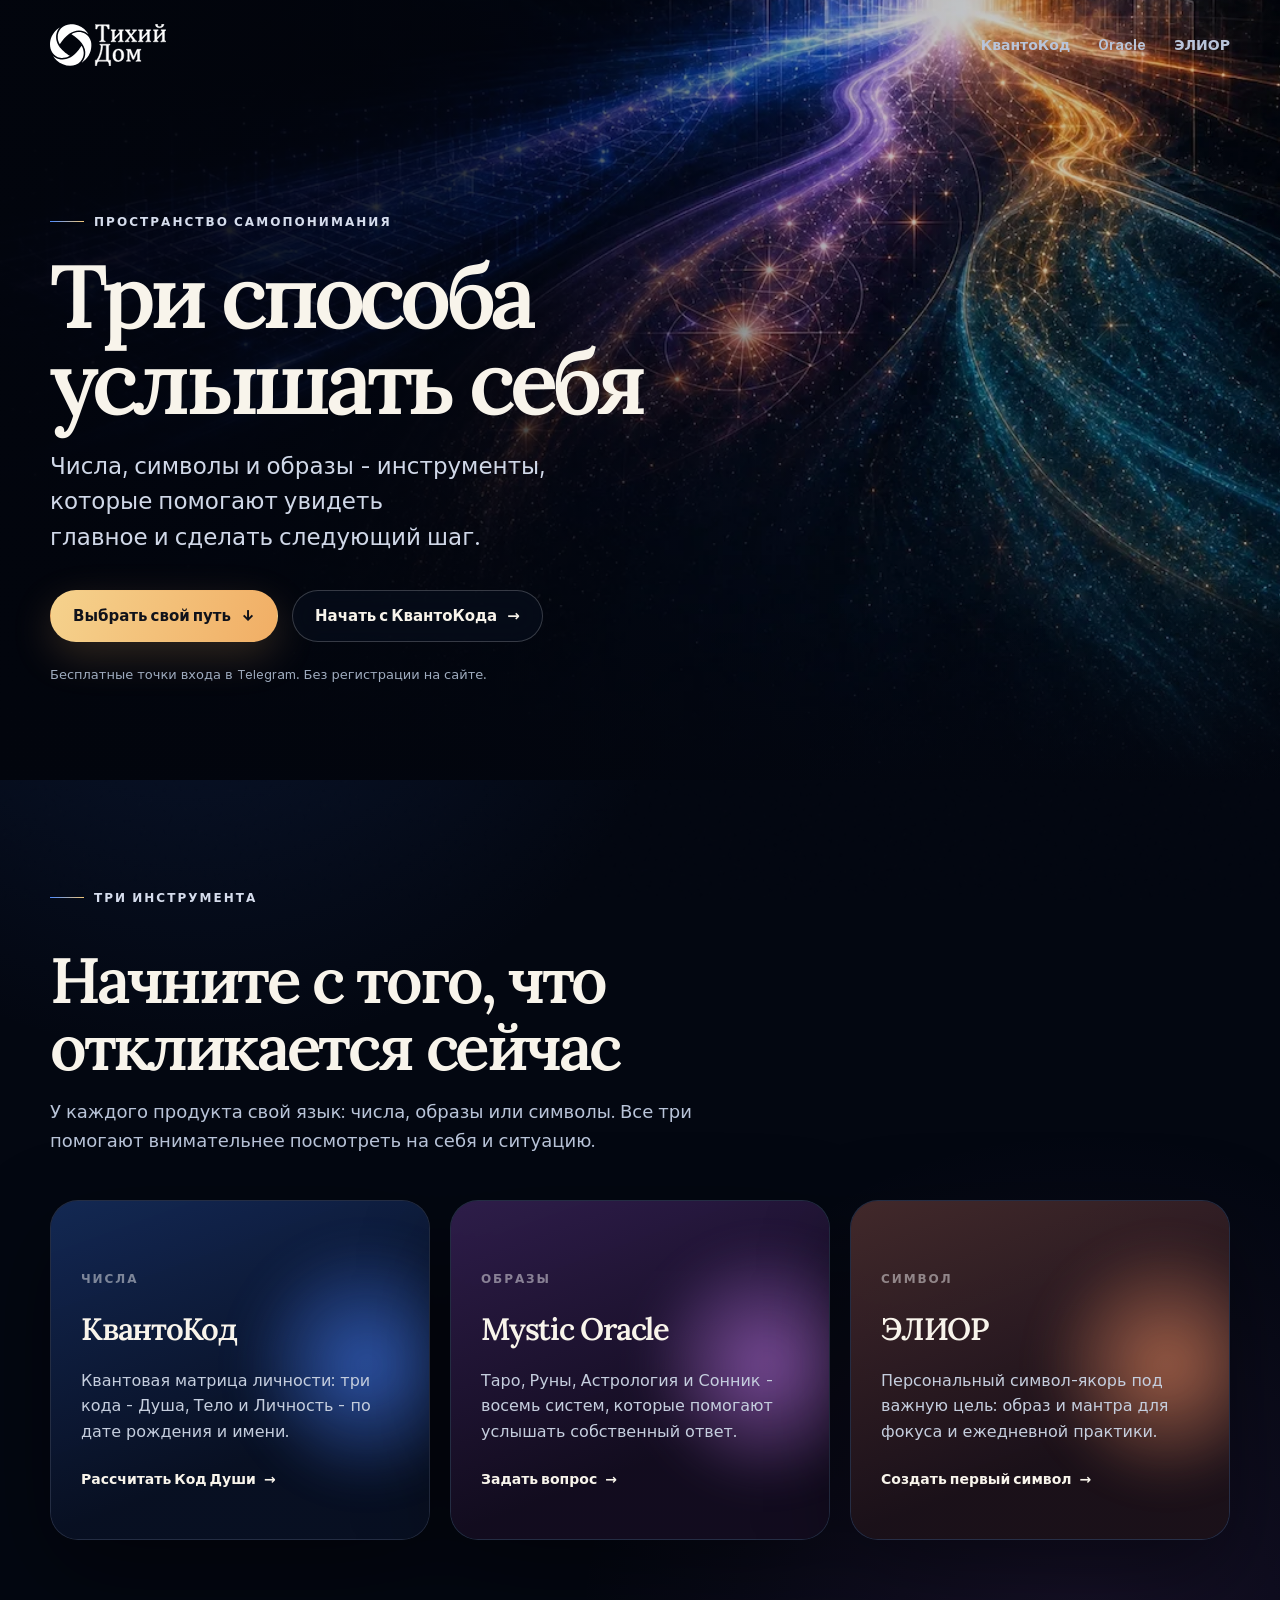
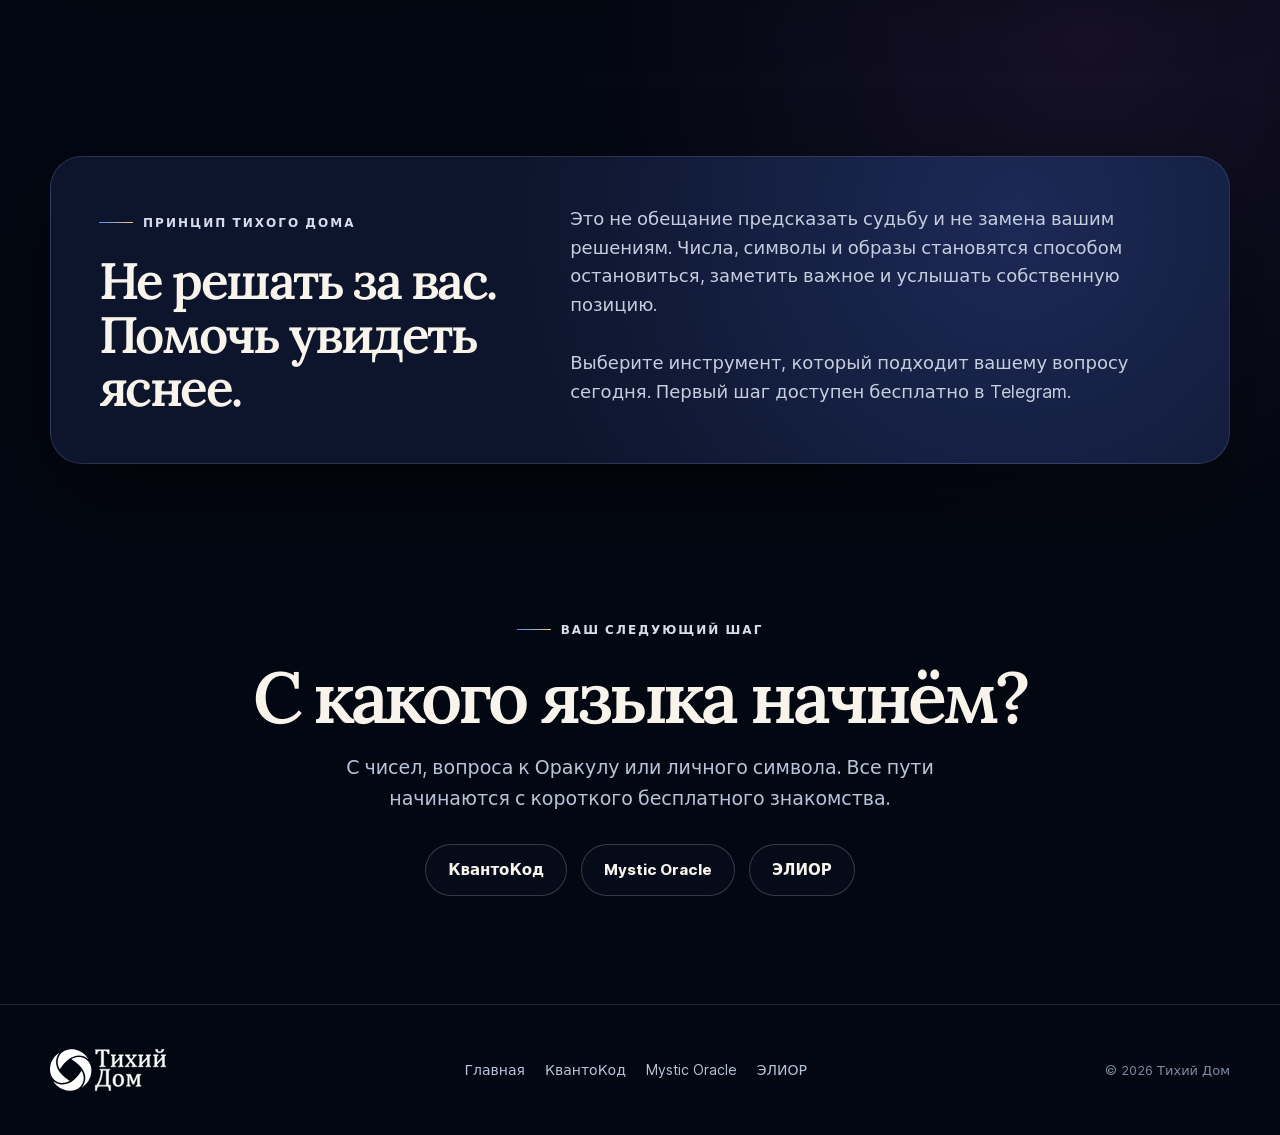
<file: index.html>
<!doctype html>
<html lang="ru">
<head>
  <meta charset="utf-8">
  <meta name="viewport" content="width=device-width, initial-scale=1">
  <title>Тихий Дом - три способа услышать себя</title>
  <meta name="description" content="КвантоКод, Mystic Oracle и ЭЛИОР - три инструмента для самопонимания и бесплатные точки входа в Telegram.">
  <link rel="canonical" href="https://numerologpro.ru/">
  <link rel="icon" href="assets/images/brand/favicon.png" type="image/png">
  <meta name="theme-color" content="#030711">
  <meta property="og:locale" content="ru_RU">
  <meta property="og:type" content="website">
  <meta property="og:site_name" content="Тихий Дом">
  <meta property="og:title" content="Тихий Дом - три способа услышать себя">
  <meta property="og:description" content="Числа, символы и образы - инструменты, которые помогают увидеть главное и сделать следующий шаг.">
  <meta property="og:url" content="https://numerologpro.ru/">
  <meta property="og:image" content="https://numerologpro.ru/assets/images/home/og-quiet-house.jpg">
  <meta property="og:image:width" content="1200">
  <meta property="og:image:height" content="630">
  <meta property="og:image:alt" content="Тихий Дом - три способа услышать себя">
  <meta name="twitter:card" content="summary_large_image">
  <meta name="twitter:title" content="Тихий Дом - три способа услышать себя">
  <meta name="twitter:description" content="КвантоКод, Mystic Oracle и ЭЛИОР - три инструмента для самопонимания.">
  <meta name="twitter:image" content="https://numerologpro.ru/assets/images/home/og-quiet-house.jpg">
  <link rel="preload" as="image" href="assets/images/home/hero-desktop.webp" media="(min-width: 721px)" fetchpriority="high">
  <link rel="preload" as="image" href="assets/images/home/hero-mobile.webp" media="(max-width: 720px)" fetchpriority="high">
  <link rel="preload" as="font" href="assets/fonts/inter-roman.woff2" type="font/woff2" crossorigin>
  <link rel="stylesheet" href="assets/css/site.css?v=6">
  <script type="application/ld+json">
  {
    "@context": "https://schema.org",
    "@type": "WebSite",
    "name": "Тихий Дом",
    "url": "https://numerologpro.ru/",
    "description": "КвантоКод, Mystic Oracle и ЭЛИОР - инструменты для самопонимания.",
    "inLanguage": "ru-RU"
  }
  </script>
<script type="text/javascript">
    (function(m,e,t,r,i,k,a){
        m[i]=m[i]||function(){(m[i].a=m[i].a||[]).push(arguments)};
        m[i].l=1*new Date();
        for (var j = 0; j < document.scripts.length; j++) {if (document.scripts[j].src === r) { return; }}
        k=e.createElement(t),a=e.getElementsByTagName(t)[0],k.async=1,k.src=r,a.parentNode.insertBefore(k,a)
    })(window, document,'script','https://mc.yandex.ru/metrika/tag.js?id=109066888', 'ym');

    ym(109066888, 'init', {ssr:true, webvisor:true, clickmap:true, ecommerce:"dataLayer", referrer: document.referrer, url: location.href, accurateTrackBounce:true, trackLinks:true});
</script>
<script async src="https://www.googletagmanager.com/gtag/js?id=G-EEJ6Z1C216"></script>
<script>
  window.dataLayer = window.dataLayer || [];
  function gtag(){dataLayer.push(arguments);}
  gtag("js", new Date());
  gtag("config", "G-EEJ6Z1C216");
</script>
</head>
<body>
  <a class="skip-link" href="#main">Перейти к содержанию</a>
  <header class="site-header">
    <div class="shell nav">
      <a class="brand" href="./" aria-label="Тихий Дом - главная">
        <img class="brand-logo" src="assets/images/brand/logo.svg" width="710" height="256" alt="Тихий Дом">
      </a>
      <button class="nav-toggle" type="button" aria-expanded="false" aria-controls="primary-navigation" aria-label="Открыть меню">
        <span class="nav-toggle__bar" aria-hidden="true"></span>
        <span class="nav-toggle__bar" aria-hidden="true"></span>
        <span class="nav-toggle__bar" aria-hidden="true"></span>
      </button>
      <nav class="site-navigation" id="primary-navigation" aria-label="Основная навигация">
        <ul class="nav-links">
          <li><a href="quantocode/">КвантоКод</a></li>
          <li><a href="oracle/">Oracle</a></li>
          <li><a href="elyor/">ЭЛИОР</a></li>
        </ul>
      </nav>
    </div>
  </header>

  <main id="main">
    <section class="hero" aria-labelledby="hero-title">
      <div class="hero-media" aria-hidden="true">
        <picture class="hero-picture">
          <source media="(max-width: 720px)" srcset="assets/images/home/hero-mobile.webp">
          <img src="assets/images/home/hero-desktop.webp" width="1920" height="1200" alt="" fetchpriority="high">
        </picture>
      </div>
      <div class="shell">
        <div class="hero-content">
          <span class="eyebrow">Пространство самопонимания</span>
          <div class="hero-copy">
          <h1 id="hero-title">Три способа услышать себя</h1>
          <p class="hero-lead">Числа, символы и образы - инструменты, которые помогают увидеть главное и сделать следующий шаг.</p>
          </div>
          <div class="actions">
            <a class="button button-primary" href="#paths">Выбрать свой путь <span aria-hidden="true">↓</span></a>
            <a class="button button-secondary" href="quantocode/">Начать с КвантоКода <span aria-hidden="true">→</span></a>
          </div>
          <p class="hero-note">Бесплатные точки входа в Telegram. Без регистрации на сайте.</p>
        </div>
      </div>
    </section>

    <section class="section" id="paths" aria-labelledby="products-title">
      <div class="shell">
        <div class="section-heading" data-reveal>
          <span class="eyebrow">Три инструмента</span>
          <h2 id="products-title">Начните с того, что откликается сейчас</h2>
          <p>У каждого продукта свой язык: числа, образы или символы. Все три помогают внимательнее посмотреть на себя и ситуацию.</p>
        </div>
        <div class="product-grid">
          <a class="product-card product-card--quantocode" href="quantocode/" data-reveal>
            <div class="product-card__content">
              <span class="product-number">ЧИСЛА</span>
              <h3>КвантоКод</h3>
              <p>Квантовая матрица личности: три кода - Душа, Тело и Личность - по дате рождения и имени.</p>
              <span class="card-link">Рассчитать Код Души <span aria-hidden="true">→</span></span>
            </div>
          </a>
          <a class="product-card product-card--oracle" href="oracle/" data-reveal>
            <div class="product-card__content">
              <span class="product-number">ОБРАЗЫ</span>
              <h3>Mystic Oracle</h3>
              <p>Таро, Руны, Астрология и Сонник - восемь систем, которые помогают услышать собственный ответ.</p>
              <span class="card-link">Задать вопрос <span aria-hidden="true">→</span></span>
            </div>
          </a>
          <a class="product-card product-card--elyor" href="elyor/" data-reveal>
            <div class="product-card__content">
              <span class="product-number">СИМВОЛ</span>
              <h3>ЭЛИОР</h3>
              <p>Персональный символ-якорь под важную цель: образ и мантра для фокуса и ежедневной практики.</p>
              <span class="card-link">Создать первый символ <span aria-hidden="true">→</span></span>
            </div>
          </a>
        </div>
      </div>
    </section>

    <section class="section" aria-labelledby="principle-title">
      <div class="shell principle" data-reveal>
        <div>
          <span class="eyebrow">Принцип Тихого Дома</span>
          <h2 id="principle-title">Не решать за вас. Помочь увидеть яснее.</h2>
        </div>
        <div class="principle-copy">
          <p>Это не обещание предсказать судьбу и не замена вашим решениям. Числа, символы и образы становятся способом остановиться, заметить важное и услышать собственную позицию.</p>
          <p>Выберите инструмент, который подходит вашему вопросу сегодня. Первый шаг доступен бесплатно в Telegram.</p>
        </div>
      </div>
    </section>

    <section class="section final-cta" aria-labelledby="final-title">
      <div class="shell" data-reveal>
        <span class="eyebrow">Ваш следующий шаг</span>
        <h2 id="final-title">С какого языка начнём?</h2>
        <p>С чисел, вопроса к Оракулу или личного символа. Все пути начинаются с короткого бесплатного знакомства.</p>
        <div class="actions">
          <a class="button button-secondary" href="quantocode/">КвантоКод</a>
          <a class="button button-secondary" href="oracle/">Mystic Oracle</a>
          <a class="button button-secondary" href="elyor/">ЭЛИОР</a>
        </div>
      </div>
    </section>
  </main>

  <footer class="site-footer">
    <div class="shell footer-inner">
      <a class="brand" href="./">
        <img class="brand-logo" src="assets/images/brand/logo.svg" width="710" height="256" alt="Тихий Дом">
      </a>
      <div class="footer-links" aria-label="Разделы сайта">
        <a href="./">Главная</a>
        <a href="quantocode/">КвантоКод</a>
        <a href="oracle/">Mystic Oracle</a>
        <a href="elyor/">ЭЛИОР</a>
      </div>
      <p class="copyright">© 2026 Тихий Дом</p>
    </div>
  </footer>
<noscript><div><img src="https://mc.yandex.ru/watch/109066888" style="position:absolute; left:-9999px;" alt="" /></div></noscript>
  <script src="assets/js/site.js?v=2" defer></script>
</body>
</html>
</file>
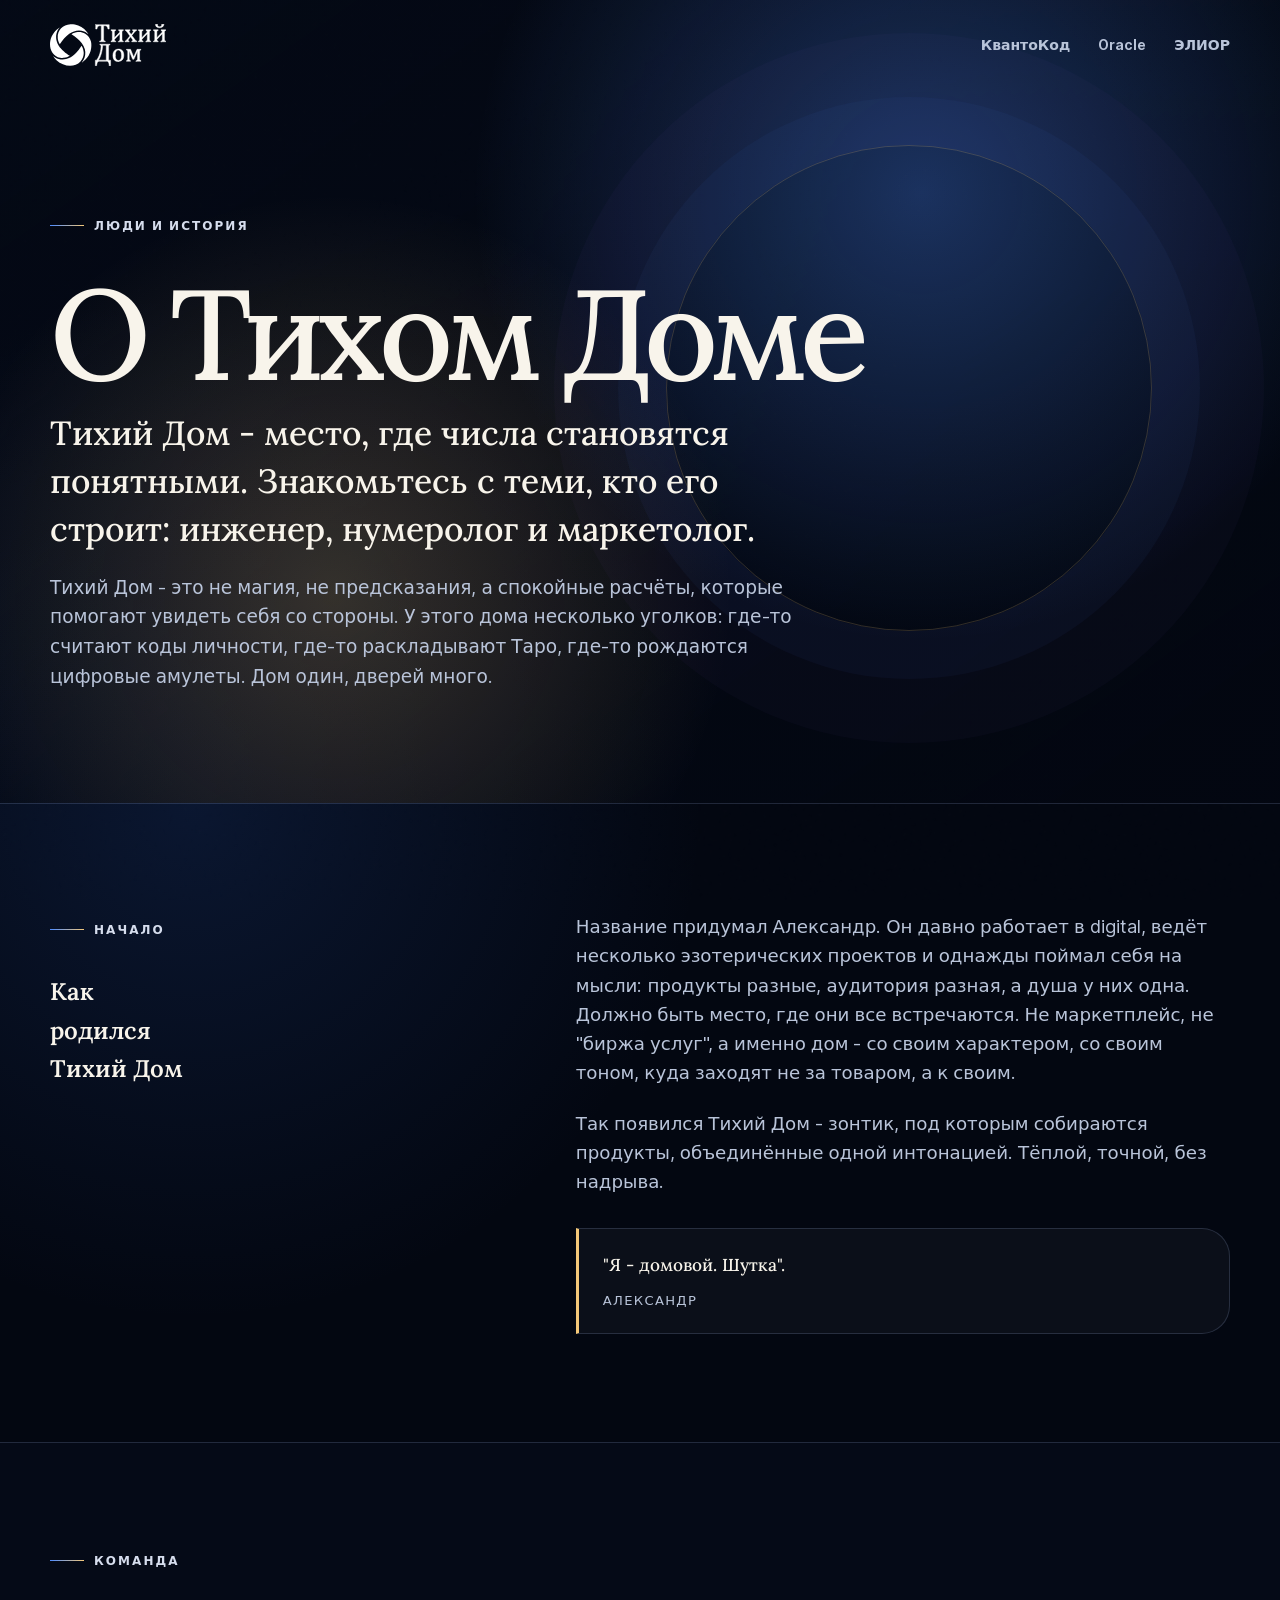
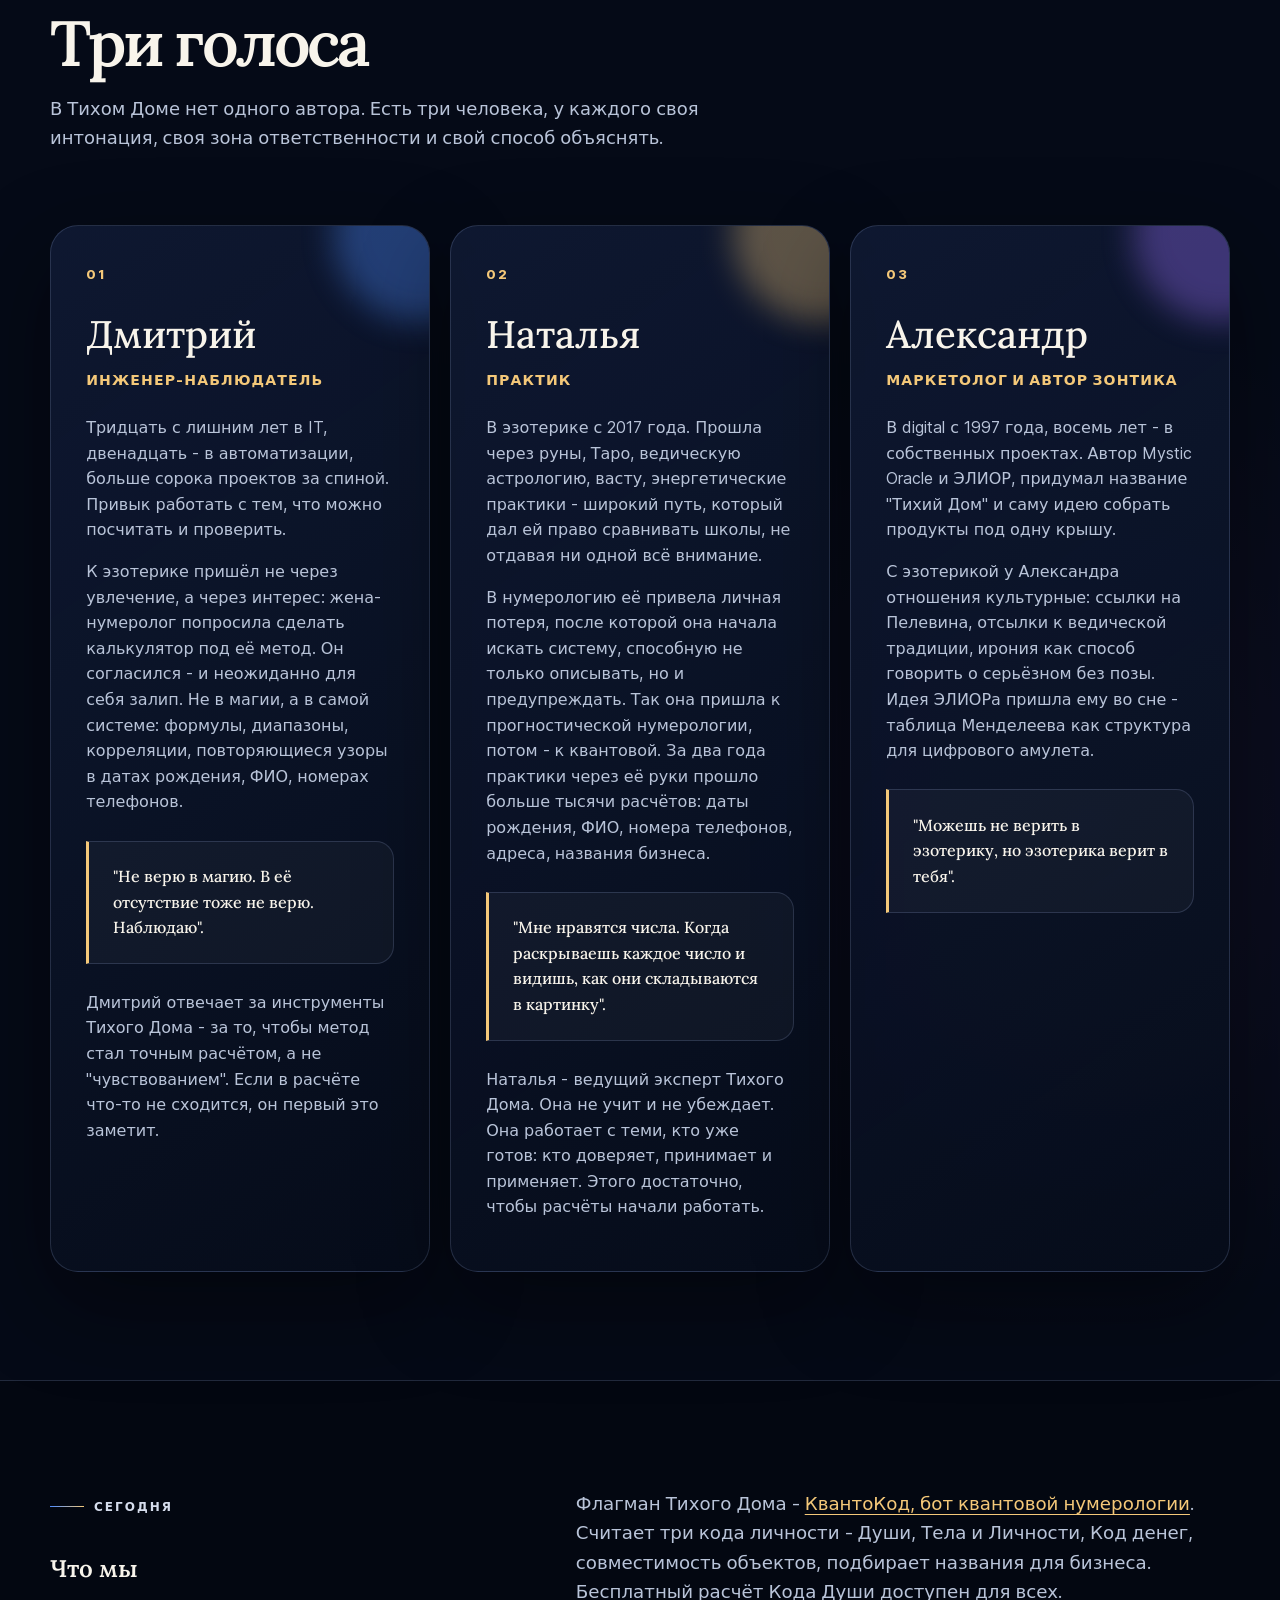
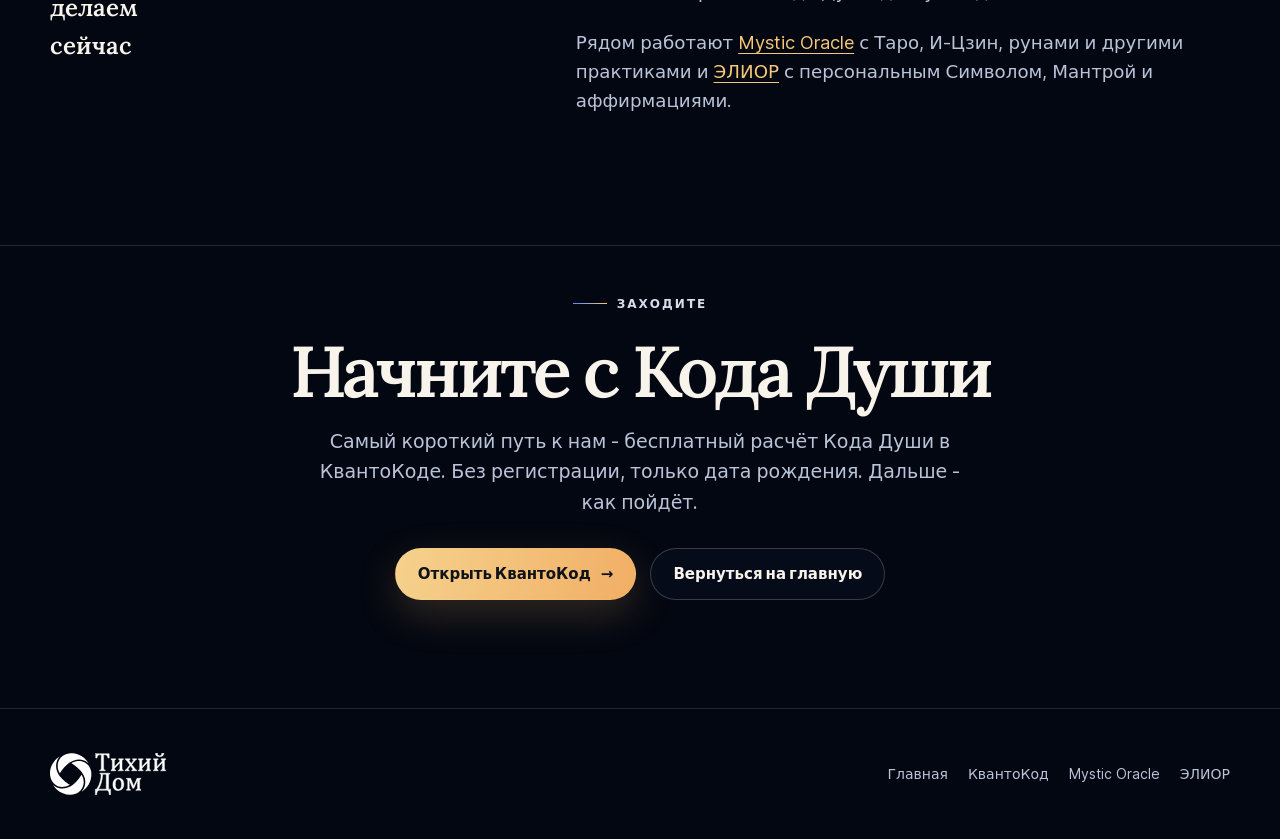
<file: about/index.html>
<!doctype html>
<html lang="ru">
<head>
  <meta charset="utf-8">
  <meta name="viewport" content="width=device-width, initial-scale=1">
  <title>О Тихом Доме - команда и история проекта</title>
  <meta name="description" content="История Тихого Дома и люди, которые создают КвантоКод, Mystic Oracle и ЭЛИОР: инженер, нумеролог и маркетолог.">
  <link rel="canonical" href="https://numerologpro.ru/about/">
  <link rel="icon" href="../assets/images/brand/favicon.png" type="image/png">
  <meta name="theme-color" content="#030711">
  <meta property="og:locale" content="ru_RU">
  <meta property="og:type" content="website">
  <meta property="og:site_name" content="Тихий Дом">
  <meta property="og:title" content="О Тихом Доме - команда и история проекта">
  <meta property="og:description" content="Знакомьтесь с теми, кто строит Тихий Дом: инженер, нумеролог и маркетолог.">
  <meta property="og:url" content="https://numerologpro.ru/about/">
  <meta property="og:image" content="https://numerologpro.ru/assets/images/home/og-quiet-house.jpg">
  <meta property="og:image:width" content="1200">
  <meta property="og:image:height" content="630">
  <meta property="og:image:alt" content="Тихий Дом - инструменты для самопонимания">
  <meta name="twitter:card" content="summary_large_image">
  <meta name="twitter:title" content="О Тихом Доме - команда и история проекта">
  <meta name="twitter:description" content="История Тихого Дома и люди, которые создают его продукты.">
  <meta name="twitter:image" content="https://numerologpro.ru/assets/images/home/og-quiet-house.jpg">
  <link rel="preload" as="font" href="../assets/fonts/inter-roman.woff2" type="font/woff2" crossorigin>
  <link rel="stylesheet" href="../assets/css/site.css?v=6">
  <script type="application/ld+json">
  {
    "@context": "https://schema.org",
    "@type": "AboutPage",
    "name": "О Тихом Доме",
    "url": "https://numerologpro.ru/about/",
    "description": "История Тихого Дома и люди, которые создают его продукты.",
    "inLanguage": "ru-RU",
    "isPartOf": {
      "@type": "WebSite",
      "name": "Тихий Дом",
      "url": "https://numerologpro.ru/"
    }
  }
  </script>
  <script>
    (function(m,e,t,r,i,k,a){
      m[i]=m[i]||function(){(m[i].a=m[i].a||[]).push(arguments)};
      m[i].l=1*new Date();
      for (var j=0;j<document.scripts.length;j++){if(document.scripts[j].src===r){return;}}
      k=e.createElement(t),a=e.getElementsByTagName(t)[0],k.async=1,k.src=r,a.parentNode.insertBefore(k,a);
    })(window,document,"script","https://mc.yandex.ru/metrika/tag.js?id=109066888","ym");
    ym(109066888,"init",{ssr:true,webvisor:true,clickmap:true,ecommerce:"dataLayer",referrer:document.referrer,url:location.href,accurateTrackBounce:true,trackLinks:true});
  </script>
  <script async src="https://www.googletagmanager.com/gtag/js?id=G-EEJ6Z1C216"></script>
  <script>
    window.dataLayer=window.dataLayer||[];
    function gtag(){dataLayer.push(arguments);}
    gtag("js",new Date());
    gtag("config","G-EEJ6Z1C216");
  </script>
</head>
<body class="about-page">
  <a class="skip-link" href="#main">Перейти к содержанию</a>
  <header class="site-header">
    <div class="shell nav">
      <a class="brand" href="../" aria-label="Тихий Дом - главная">
        <img class="brand-logo" src="../assets/images/brand/logo.svg" width="710" height="256" alt="Тихий Дом">
      </a>
      <button class="nav-toggle" type="button" aria-expanded="false" aria-controls="primary-navigation" aria-label="Открыть меню">
        <span class="nav-toggle__bar" aria-hidden="true"></span>
        <span class="nav-toggle__bar" aria-hidden="true"></span>
        <span class="nav-toggle__bar" aria-hidden="true"></span>
      </button>
      <nav class="site-navigation" id="primary-navigation" aria-label="Основная навигация">
        <ul class="nav-links">
          <li><a href="../quantocode/">КвантоКод</a></li>
          <li><a href="../oracle/">Oracle</a></li>
          <li><a href="../elyor/">ЭЛИОР</a></li>
        </ul>
      </nav>
    </div>
  </header>

  <main id="main">
    <section class="about-hero" aria-labelledby="about-title">
      <div class="about-glow" aria-hidden="true"></div>
      <div class="shell about-hero-inner">
        <span class="eyebrow">Люди и история</span>
        <h1 id="about-title">О Тихом Доме</h1>
        <p class="about-lead">Тихий Дом - место, где числа становятся понятными. Знакомьтесь с теми, кто его строит: инженер, нумеролог и маркетолог.</p>
        <p class="about-intro">Тихий Дом - это не магия, не предсказания, а спокойные расчёты, которые помогают увидеть себя со стороны. У этого дома несколько уголков: где-то считают коды личности, где-то раскладывают Таро, где-то рождаются цифровые амулеты. Дом один, дверей много.</p>
      </div>
    </section>

    <section class="section about-section" aria-labelledby="origin-title">
      <div class="shell about-story" data-reveal>
        <div class="about-heading">
          <span class="eyebrow">Начало</span>
          <h2 id="origin-title">Как родился Тихий Дом</h2>
        </div>
        <div class="about-copy">
          <p>Название придумал Александр. Он давно работает в digital, ведёт несколько эзотерических проектов и однажды поймал себя на мысли: продукты разные, аудитория разная, а душа у них одна. Должно быть место, где они все встречаются. Не маркетплейс, не "биржа услуг", а именно дом - со своим характером, со своим тоном, куда заходят не за товаром, а к своим.</p>
          <p>Так появился Тихий Дом - зонтик, под которым собираются продукты, объединённые одной интонацией. Тёплой, точной, без надрыва.</p>
          <blockquote>"Я - домовой. Шутка". <cite>Александр</cite></blockquote>
        </div>
      </div>
    </section>

    <section class="section about-section about-section--people" aria-labelledby="people-title">
      <div class="shell">
        <div class="section-heading" data-reveal>
          <span class="eyebrow">Команда</span>
          <h2 id="people-title">Три голоса</h2>
          <p>В Тихом Доме нет одного автора. Есть три человека, у каждого своя интонация, своя зона ответственности и свой способ объяснять.</p>
        </div>

        <div class="people-grid">
          <article class="person-card person-card--engineer" data-reveal>
            <span class="person-number">01</span>
            <h3>Дмитрий</h3>
            <p class="person-role">Инженер-наблюдатель</p>
            <p>Тридцать с лишним лет в IT, двенадцать - в автоматизации, больше сорока проектов за спиной. Привык работать с тем, что можно посчитать и проверить.</p>
            <p>К эзотерике пришёл не через увлечение, а через интерес: жена-нумеролог попросила сделать калькулятор под её метод. Он согласился - и неожиданно для себя залип. Не в магии, а в самой системе: формулы, диапазоны, корреляции, повторяющиеся узоры в датах рождения, ФИО, номерах телефонов.</p>
            <blockquote>"Не верю в магию. В её отсутствие тоже не верю. Наблюдаю".</blockquote>
            <p>Дмитрий отвечает за инструменты Тихого Дома - за то, чтобы метод стал точным расчётом, а не "чувствованием". Если в расчёте что-то не сходится, он первый это заметит.</p>
          </article>

          <article class="person-card person-card--practice" data-reveal>
            <span class="person-number">02</span>
            <h3>Наталья</h3>
            <p class="person-role">Практик</p>
            <p>В эзотерике с 2017 года. Прошла через руны, Таро, ведическую астрологию, васту, энергетические практики - широкий путь, который дал ей право сравнивать школы, не отдавая ни одной всё внимание.</p>
            <p>В нумерологию её привела личная потеря, после которой она начала искать систему, способную не только описывать, но и предупреждать. Так она пришла к прогностической нумерологии, потом - к квантовой. За два года практики через её руки прошло больше тысячи расчётов: даты рождения, ФИО, номера телефонов, адреса, названия бизнеса.</p>
            <blockquote>"Мне нравятся числа. Когда раскрываешь каждое число и видишь, как они складываются в картинку".</blockquote>
            <p>Наталья - ведущий эксперт Тихого Дома. Она не учит и не убеждает. Она работает с теми, кто уже готов: кто доверяет, принимает и применяет. Этого достаточно, чтобы расчёты начали работать.</p>
          </article>

          <article class="person-card person-card--author" data-reveal>
            <span class="person-number">03</span>
            <h3>Александр</h3>
            <p class="person-role">Маркетолог и автор зонтика</p>
            <p>В digital с 1997 года, восемь лет - в собственных проектах. Автор Mystic Oracle и ЭЛИОР, придумал название "Тихий Дом" и саму идею собрать продукты под одну крышу.</p>
            <p>С эзотерикой у Александра отношения культурные: ссылки на Пелевина, отсылки к ведической традиции, ирония как способ говорить о серьёзном без позы. Идея ЭЛИОРа пришла ему во сне - таблица Менделеева как структура для цифрового амулета.</p>
            <blockquote>"Можешь не верить в эзотерику, но эзотерика верит в тебя".</blockquote>
          </article>
        </div>
      </div>
    </section>

    <section class="section about-section" aria-labelledby="today-title">
      <div class="shell about-story" data-reveal>
        <div class="about-heading">
          <span class="eyebrow">Сегодня</span>
          <h2 id="today-title">Что мы делаем сейчас</h2>
        </div>
        <div class="about-copy">
          <p>Флагман Тихого Дома - <a href="../quantocode/">КвантоКод, бот квантовой нумерологии</a>. Считает три кода личности - Души, Тела и Личности, Код денег, совместимость объектов, подбирает названия для бизнеса. Бесплатный расчёт Кода Души доступен для всех.</p>
          <p>Рядом работают <a href="../oracle/">Mystic Oracle</a> с Таро, И-Цзин, рунами и другими практиками и <a href="../elyor/">ЭЛИОР</a> с персональным Символом, Мантрой и аффирмациями.</p>
        </div>
      </div>
    </section>

    <section class="section final-cta about-cta" aria-labelledby="about-cta-title">
      <div class="shell" data-reveal>
        <span class="eyebrow">Заходите</span>
        <h2 id="about-cta-title">Начните с Кода Души</h2>
        <p>Самый короткий путь к нам - бесплатный расчёт Кода Души в КвантоКоде. Без регистрации, только дата рождения. Дальше - как пойдёт.</p>
        <div class="actions">
          <a class="button button-primary" href="https://telegram.me/quantocode_bot?utm_source=site&amp;utm_medium=about&amp;utm_campaign=main">Открыть КвантоКод <span aria-hidden="true">→</span></a>
          <a class="button button-secondary" href="../">Вернуться на главную</a>
        </div>
      </div>
    </section>
  </main>

  <footer class="site-footer">
    <div class="shell footer-inner">
      <a class="brand" href="../" aria-label="Тихий Дом - главная">
        <img class="brand-logo" src="../assets/images/brand/logo.svg" width="710" height="256" alt="Тихий Дом">
      </a>
      <div class="footer-links" aria-label="Разделы сайта">
        <a href="../">Главная</a>
        <a href="../quantocode/">КвантоКод</a>
        <a href="../oracle/">Mystic Oracle</a>
        <a href="../elyor/">ЭЛИОР</a>
      </div>
    </div>
  </footer>

  <noscript><div><img src="https://mc.yandex.ru/watch/109066888" style="position:absolute;left:-9999px" alt=""></div></noscript>
  <script src="../assets/js/site.js?v=2"></script>
</body>
</html>
</file>
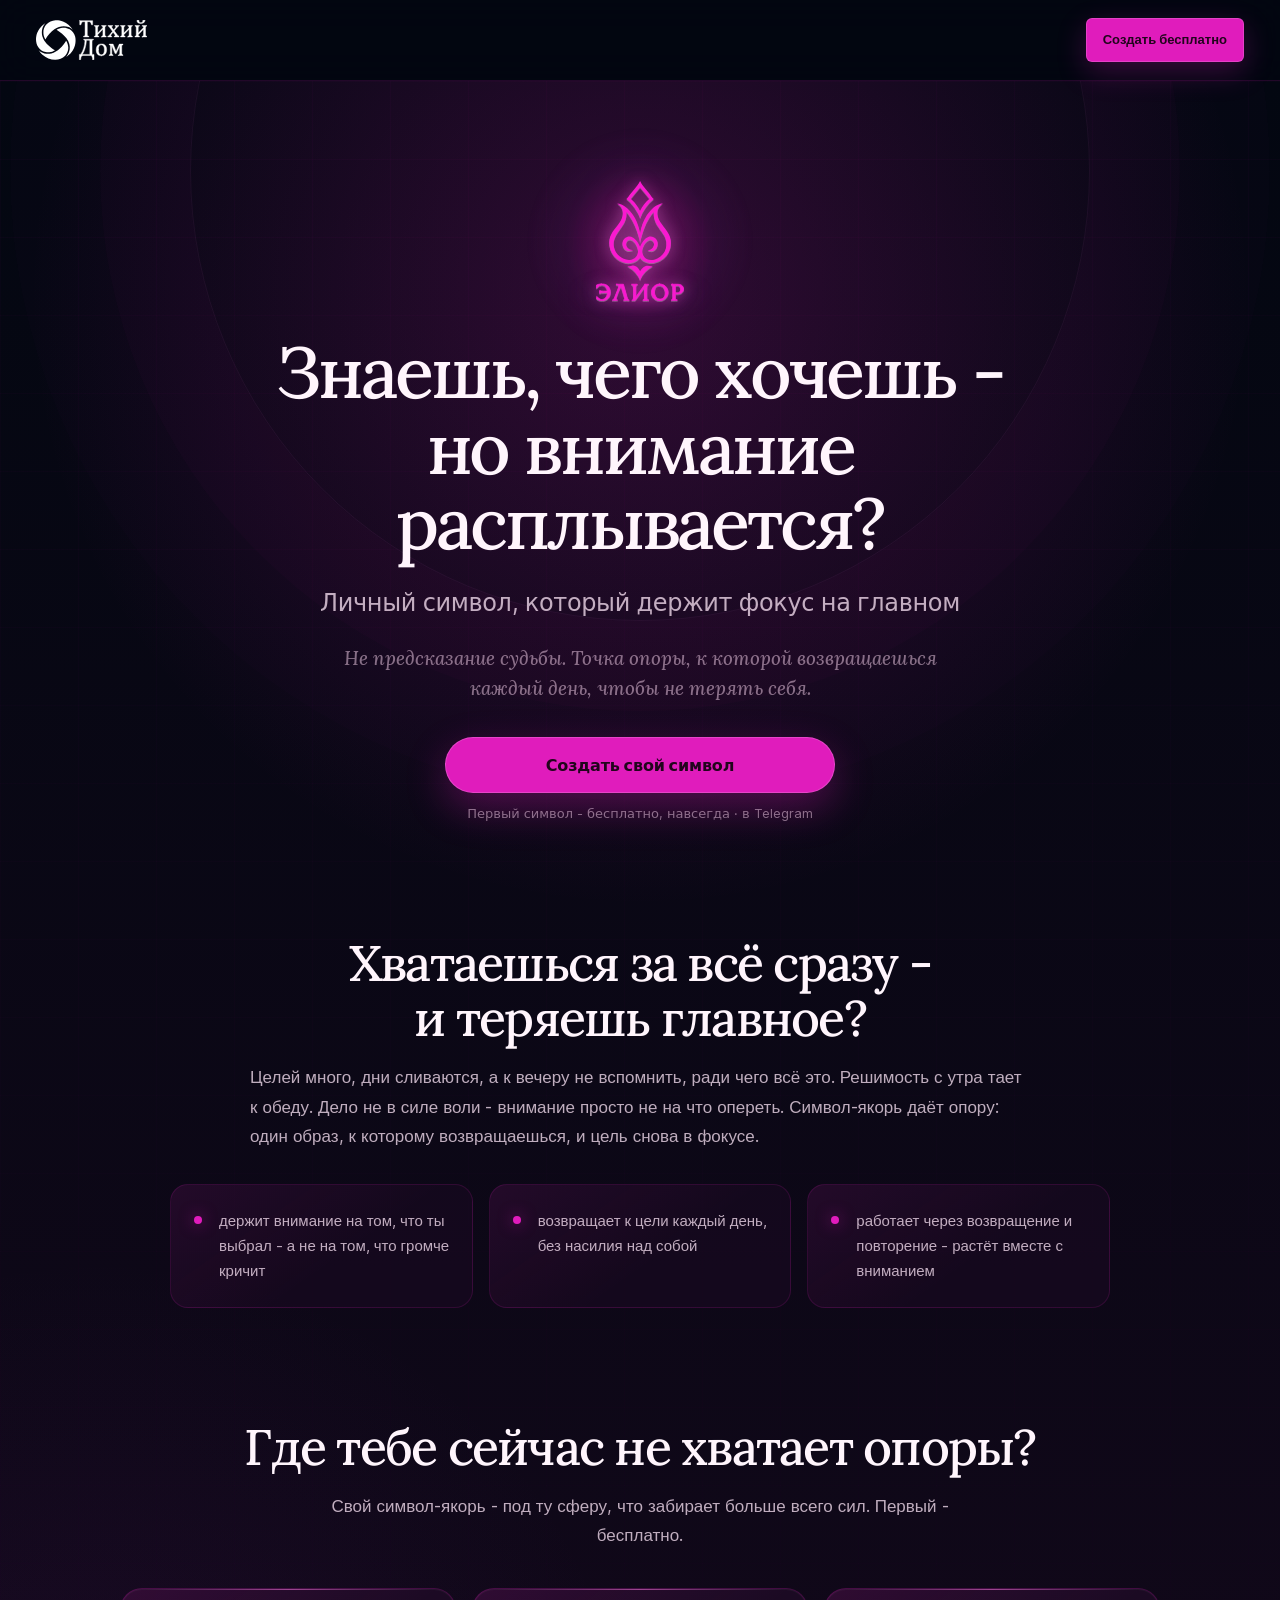
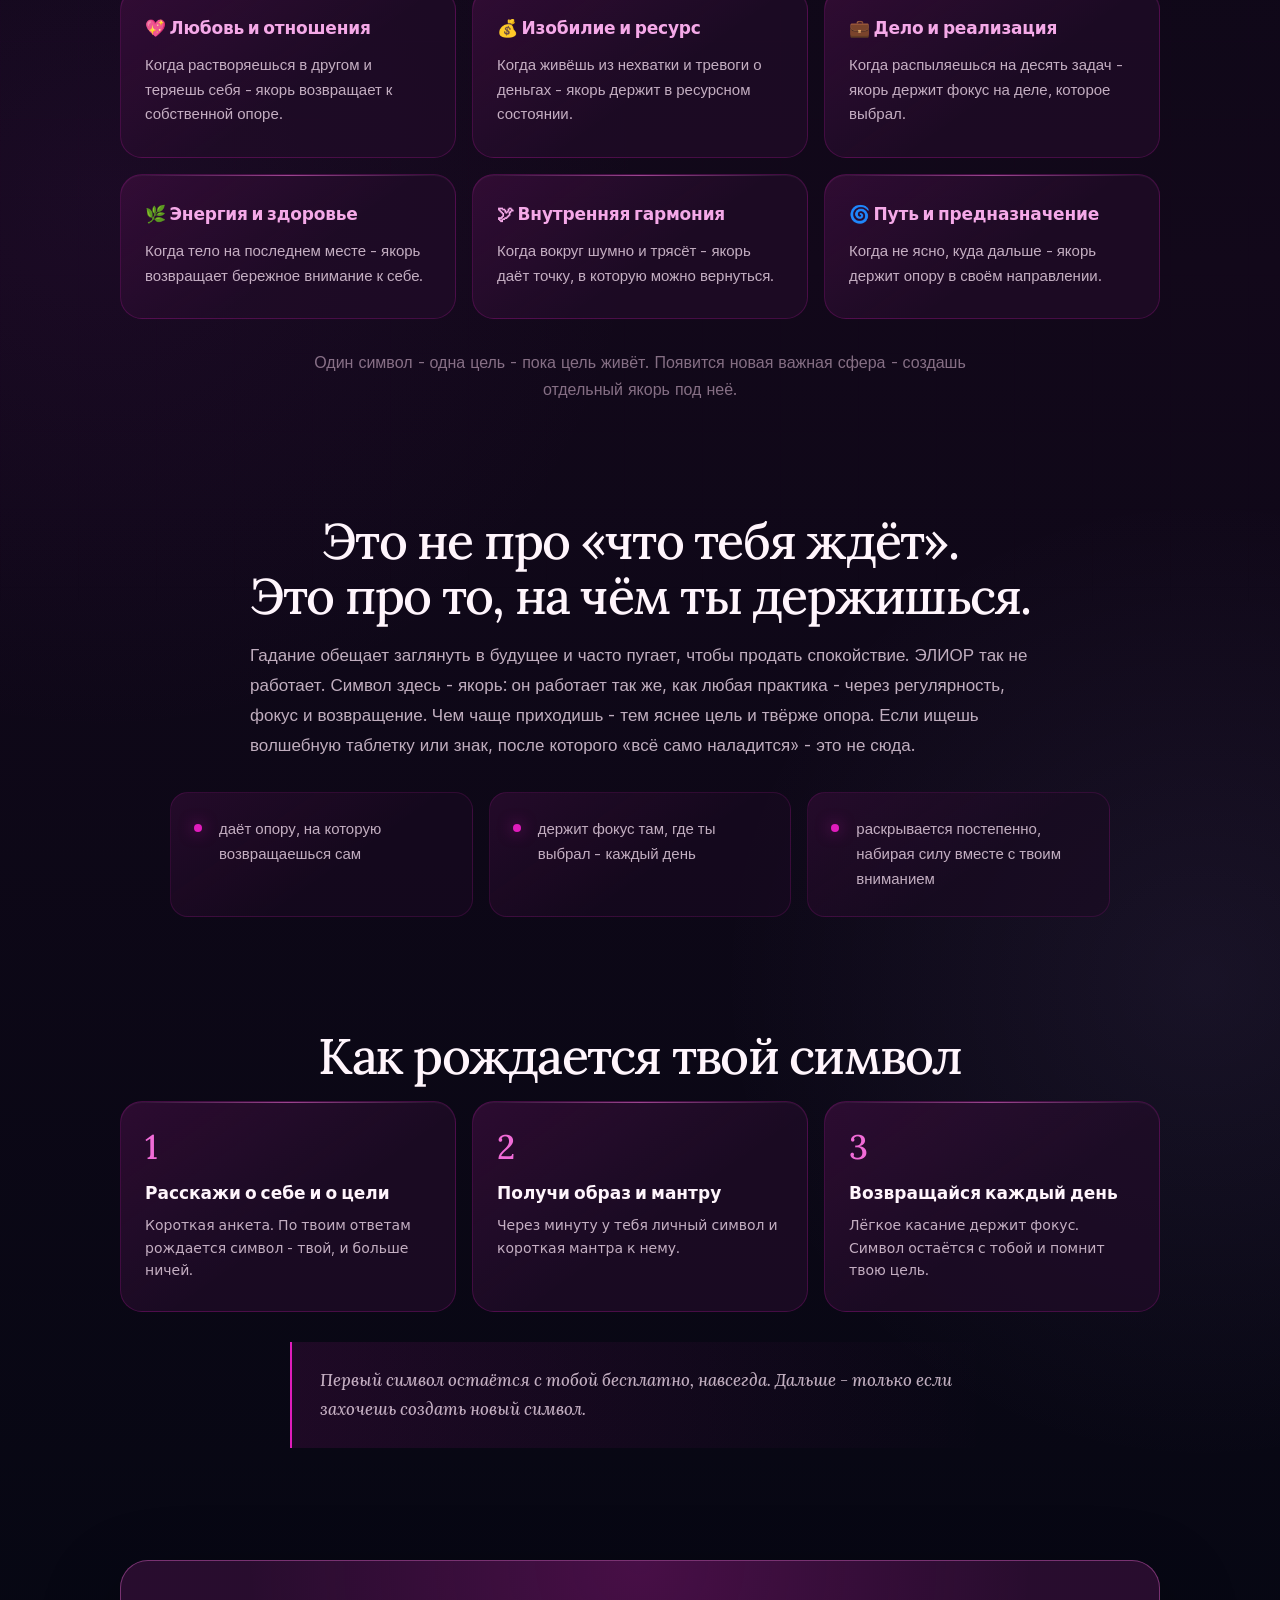
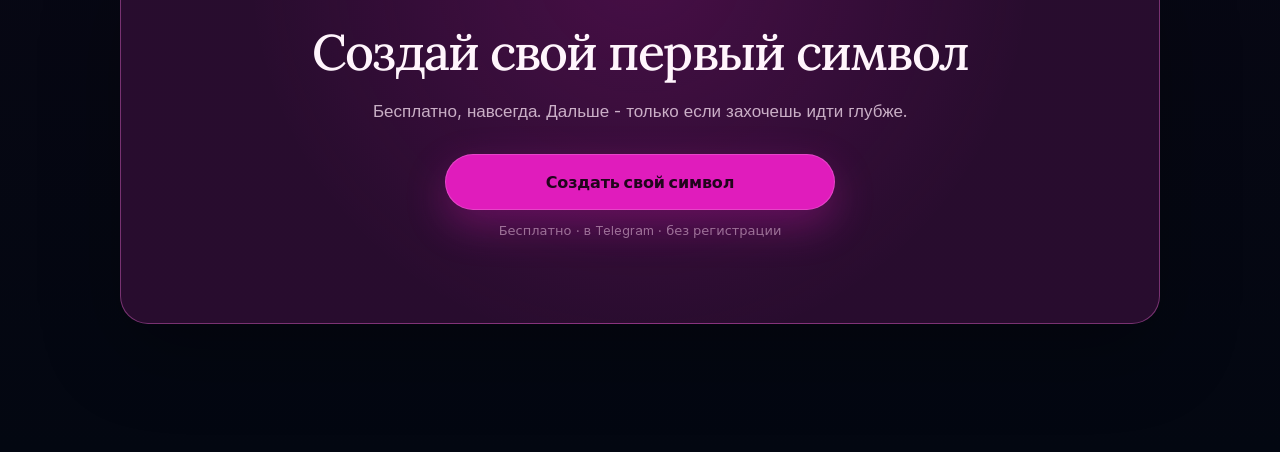
<file: elyor/index.html>
<!DOCTYPE html>
<html lang="ru" class="product-page product-page--elyor">
<head>

    <title>ЭЛИОР - твой символ-якорь, который держит фокус на главном</title>
    <meta charset="utf-8">
    <meta name="viewport" content="width=device-width, initial-scale=1.0">
    
    <link rel="stylesheet" type="text/css" href="../assets/css/site.css?v=6">

    <meta name="description" content="Личный символ под важную цель: образ и мантра для фокуса. Не предсказание, а точка опоры для ежедневной практики. Первый символ бесплатно, в Telegram.">
    <link rel="icon" href="../assets/images/brand/favicon.png" type="image/png">
    <link rel="canonical" href="https://numerologpro.ru/elyor/">
    <meta name="referrer" content="no-referrer-when-downgrade">
    
    <meta property="og:site_name" content="Тихий Дом: инструменты для самопознания.">
    <meta property="og:type" content="website">
    <meta property="og:title" content="ЭЛИОР - твой символ-якорь, который держит фокус на главном">
    <meta property="og:description" content="Личный символ под важную цель: образ и мантра для фокуса. Не предсказание, а точка опоры для ежедневной практики. Первый символ бесплатно, в Telegram.">
    <meta property="og:url" content="https://numerologpro.ru/elyor/">
    <meta property="og:image" content="https://numerologpro.ru/assets/images/home/og-quiet-house.jpg">
    <meta name="twitter:card" content="summary_large_image">
    <meta name="twitter:title" content="ЭЛИОР - твой символ-якорь, который держит фокус на главном">
    <meta name="twitter:description" content="Личный символ под важную цель: образ и мантра для фокуса. Не предсказание, а точка опоры для ежедневной практики. Первый символ бесплатно, в Telegram.">
    <meta name="twitter:url" content="https://numerologpro.ru/elyor/">
    <meta name="twitter:image" content="https://numerologpro.ru/assets/images/home/og-quiet-house.jpg">
    <meta property="og:image:width" content="1200">
    <meta property="og:image:height" content="630">

    <!-- Yandex.Metrika counter -->
<script type="text/javascript">
    (function(m,e,t,r,i,k,a){
        m[i]=m[i]||function(){(m[i].a=m[i].a||[]).push(arguments)};
        m[i].l=1*new Date();
        for (var j = 0; j < document.scripts.length; j++) {if (document.scripts[j].src === r) { return; }}
        k=e.createElement(t),a=e.getElementsByTagName(t)[0],k.async=1,k.src=r,a.parentNode.insertBefore(k,a)
    })(window, document,'script','https://mc.yandex.ru/metrika/tag.js?id=109066888', 'ym');

    ym(109066888, 'init', {ssr:true, webvisor:true, clickmap:true, ecommerce:"dataLayer", referrer: document.referrer, url: location.href, accurateTrackBounce:true, trackLinks:true});
</script>
<noscript><div><img src="https://mc.yandex.ru/watch/109066888" style="position:absolute; left:-9999px;" alt="" /></div></noscript>
<!-- /Yandex.Metrika counter -->

<!-- Google tag (gtag.js) -->
<script async src="https://www.googletagmanager.com/gtag/js?id=G-EEJ6Z1C216"></script>
<script>
  window.dataLayer = window.dataLayer || [];
  function gtag(){dataLayer.push(arguments);}
  gtag('js', new Date());
  gtag('config', 'G-EEJ6Z1C216');
</script>

<!-- Тихий Дом: дизайн-система -->

<script type="application/ld+json">
{
  "@context": "https://schema.org",
  "@type": "WebPage",
  "name": "ЭЛИОР - персональный символ-якорь под твою цель",
  "description": "ЭЛИОР создаёт личный символ-якорь под важную цель: образ и мантру, которые держат фокус. Не предсказание судьбы, а точка опоры для ежедневной практики. Первый символ бесплатно, в Telegram.",
  "url": "https://numerologpro.ru/elyor/",
  "inLanguage": "ru-RU",
  "publisher": {
    "@type": "Organization",
    "name": "Тихий Дом",
    "url": "https://numerologpro.ru/"
  },
  "mainEntity": {
    "@type": "SoftwareApplication",
    "name": "ЭЛИОР",
    "applicationCategory": "LifestyleApplication",
    "operatingSystem": "Telegram",
    "description": "Персональный символ-якорь под важную цель: образ и мантра для удержания фокуса. Ежедневное возвращение к символу как практика. Первый символ бесплатно.",
    "offers": {
      "@type": "Offer",
      "price": "0",
      "priceCurrency": "RUB",
      "description": "Первый символ бесплатно"
    },
    "url": "https://telegram.me/yourElyor_bot"
  }
}
</script>

<script type="application/ld+json">
{
  "@context": "https://schema.org",
  "@type": "Organization",
  "name": "Тихий Дом - ЭЛИОР",
  "url": "https://numerologpro.ru/elyor/",
  "description": "ЭЛИОР: персональный символ-якорь под важную цель - образ и мантра для удержания фокуса. Не предсказание судьбы, а точка опоры для ежедневной практики."
}
</script>

</head>
<body class="product-page__body product-page__body--elyor">
<header class="product-header">
    <div class="product-header__inner">
        <a class="product-header__logo" href="../" aria-label="Тихий Дом — на главную">
            <img src="../assets/images/brand/logo.svg" alt="Тихий Дом: инструменты для самопознания.">
        </a>
        <a class="product-header__telegram" href="https://telegram.me/yourElyor_bot?start=site_elyor" target="_blank" rel="noopener noreferrer">Создать бесплатно</a>
    </div>
</header>

<main id="main" class="el-wrap">
  <div class="el-inner">

    <!-- ЛОГО-СИМВОЛ (pivot/герой) -->
    <div class="el-logo">
      <img src="../assets/images/products/elyor.svg" alt="ЭЛИОР - символ-якорь" loading="eager" width="150" height="210">
    </div>

    <h1 class="el-h1">Знаешь, чего хочешь -<br>но внимание расплывается?
      <span class="sub">Личный символ, который держит фокус на главном</span>
    </h1>
    <p class="el-frame">Не предсказание судьбы. Точка опоры, к которой возвращаешься каждый день, чтобы не терять себя.</p>

    <div class="el-cta-wrap">
      <a class="el-cta" href="https://telegram.me/yourElyor_bot?start=site_elyor" target="_blank" rel="noopener noreferrer" data-ref="false">Создать свой символ</a>
      <span class="el-hint">Первый символ - бесплатно, навсегда · в Telegram</span>
    </div>

    <!-- БЛОК 2 - ЗЕРКАЛО БОЛИ -->
    <section class="el-sec">
      <h2 class="el-h2">Хватаешься за всё сразу -<br>и теряешь главное?</h2>
      <p class="el-mani">Целей много, дни сливаются, а к вечеру не вспомнить, ради чего всё это. Решимость с утра тает к обеду. Дело не в силе воли - внимание просто не на что опереть. Символ-якорь даёт опору: один образ, к которому возвращаешься, и цель снова в фокусе.</p>
      <ul class="el-points">
        <li>держит внимание на том, что ты выбрал - а не на том, что громче кричит</li>
        <li>возвращает к цели каждый день, без насилия над собой</li>
        <li>работает через возвращение и повторение - растёт вместе с вниманием</li>
      </ul>
    </section>

    <!-- БЛОК 3 - НАПРАВЛЕНИЯ (превью-ценности) -->
    <section class="el-sec">
      <h2 class="el-h2">Где тебе сейчас не хватает опоры?</h2>
      <p class="el-lead">Свой символ-якорь - под ту сферу, что забирает больше всего сил. Первый - бесплатно.</p>
      <div class="el-cards">
        <div class="el-card"><h3>💖 Любовь и отношения</h3><p>Когда растворяешься в другом и теряешь себя - якорь возвращает к собственной опоре.</p></div>
        <div class="el-card"><h3>💰 Изобилие и ресурс</h3><p>Когда живёшь из нехватки и тревоги о деньгах - якорь держит в ресурсном состоянии.</p></div>
        <div class="el-card"><h3>💼 Дело и реализация</h3><p>Когда распыляешься на десять задач - якорь держит фокус на деле, которое выбрал.</p></div>
        <div class="el-card"><h3>🌿 Энергия и здоровье</h3><p>Когда тело на последнем месте - якорь возвращает бережное внимание к себе.</p></div>
        <div class="el-card"><h3>🕊 Внутренняя гармония</h3><p>Когда вокруг шумно и трясёт - якорь даёт точку, в которую можно вернуться.</p></div>
        <div class="el-card"><h3>🌀 Путь и предназначение</h3><p>Когда не ясно, куда дальше - якорь держит опору в своём направлении.</p></div>
      </div>
      <p class="el-connect">Один символ - одна цель - пока цель живёт. Появится новая важная сфера - создашь отдельный якорь под неё.</p>
    </section>

    <!-- БЛОК 4 - ОТСТРОЙКА -->
    <section class="el-sec">
      <h2 class="el-h2">Это не про «что тебя ждёт».<br>Это про то, на чём ты держишься.</h2>
      <p class="el-mani">Гадание обещает заглянуть в будущее и часто пугает, чтобы продать спокойствие. ЭЛИОР так не работает. Символ здесь - якорь: он работает так же, как любая практика - через регулярность, фокус и возвращение. Чем чаще приходишь - тем яснее цель и твёрже опора. Если ищешь волшебную таблетку или знак, после которого «всё само наладится» - это не сюда.</p>
      <ul class="el-points">
        <li>даёт опору, на которую возвращаешься сам</li>
        <li>держит фокус там, где ты выбрал - каждый день</li>
        <li>раскрывается постепенно, набирая силу вместе с твоим вниманием</li>
      </ul>
    </section>

    <!-- БЛОК 5 - КАК РАБОТАЕТ -->
    <section class="el-sec">
      <h2 class="el-h2">Как рождается твой символ</h2>
      <div class="el-steps">
        <div class="el-step"><span class="n">1</span><b>Расскажи о себе и о цели</b><span class="t">Короткая анкета. По твоим ответам рождается символ - твой, и больше ничей.</span></div>
        <div class="el-step"><span class="n">2</span><b>Получи образ и мантру</b><span class="t">Через минуту у тебя личный символ и короткая мантра к нему.</span></div>
        <div class="el-step"><span class="n">3</span><b>Возвращайся каждый день</b><span class="t">Лёгкое касание держит фокус. Символ остаётся с тобой и помнит твою цель.</span></div>
      </div>
      <p class="el-bridge">Первый символ остаётся с тобой бесплатно, навсегда. Дальше - только если захочешь создать новый символ.</p>
    </section>

    <!-- БЛОК 6 - ФИНАЛ -->
    <section class="el-sec el-final">
      <h2 class="el-h2">Создай свой первый символ</h2>
      <p class="el-lead">Бесплатно, навсегда. Дальше - только если захочешь идти глубже.</p>
      <div class="el-cta-wrap">
        <a class="el-cta" href="https://telegram.me/yourElyor_bot?start=site_elyor_footer" target="_blank" rel="noopener noreferrer" data-ref="false">Создать свой символ</a>
        <span class="el-hint">Бесплатно · в Telegram · без регистрации</span>
      </div>
    </section>

</div>
</main>

<script>
document.addEventListener('DOMContentLoaded', function () {
  /* Трекинг кликов в бот */
  document.addEventListener('click', function(e) {
    var link = e.target.closest('a');
    if (!link) return;
    if (link.href && link.href.indexOf('yourElyor_bot') !== -1) {
      var m = link.href.match(/start=([a-z_]+)/);
      var label = m ? m[1] : 'elyor_cta';
      if (typeof ym === 'function') ym(109066888, 'reachGoal', label);
      if (typeof gtag === 'function') gtag('event', label, { event_category: 'elyor_engagement', event_label: link.href });
    }
  }, true);
});
</script>

</body>
</html>
</file>
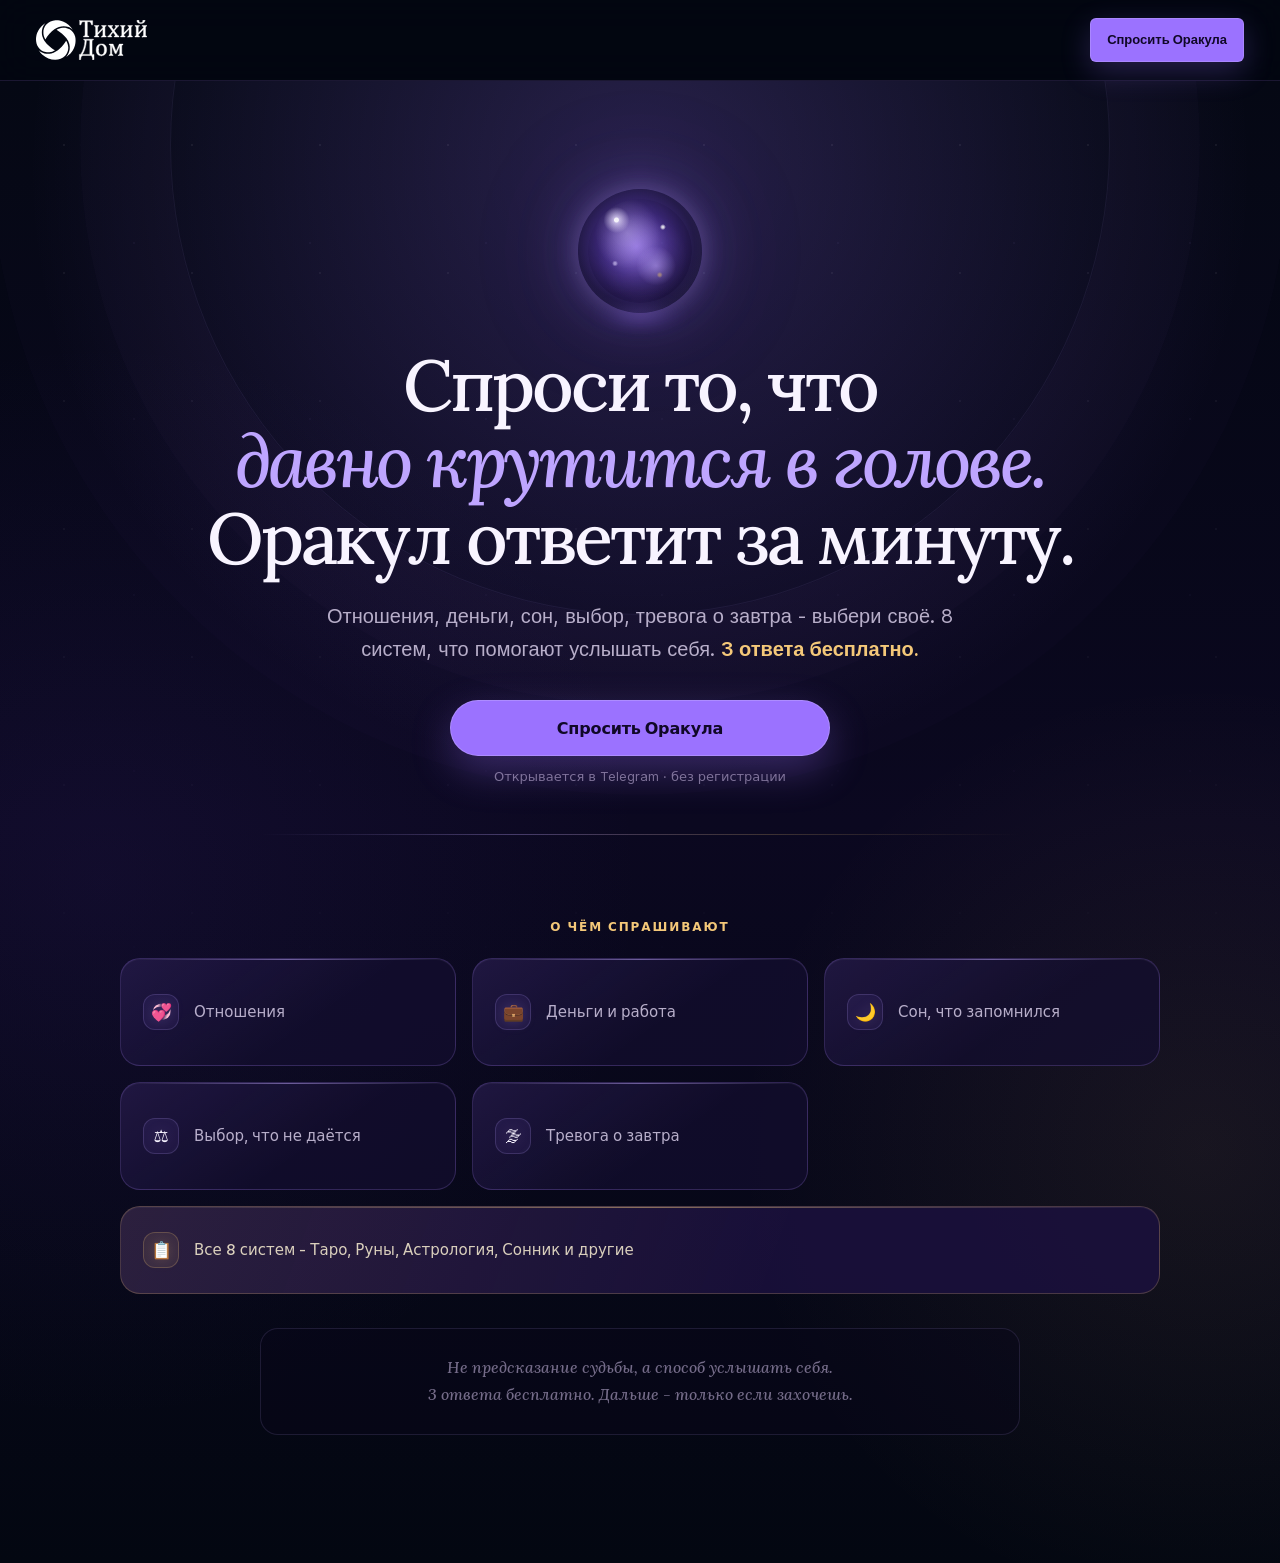
<file: oracle/index.html>
<!DOCTYPE html>
<html lang="ru" class="product-page product-page--oracle">
<head>

    <title>Оракул онлайн - задай вопрос и услышь себя | Mystic Oracle</title>
    <meta charset="utf-8">
    <meta name="viewport" content="width=device-width, initial-scale=1.0">
    
    <link rel="stylesheet" type="text/css" href="../assets/css/site.css?v=6">

    <meta name="description" content="8 систем - Таро, Руны, Астрология, Сонник и другие. Задай вопрос
про отношения, деньги, сон или выбор. 3 ответа бесплатно,
без регистрации, в Telegram.">
    <link rel="icon" href="../assets/images/brand/favicon.png" type="image/png">
    <link rel="canonical" href="https://numerologpro.ru/oracle/">
    <meta name="referrer" content="no-referrer-when-downgrade">
    
    <meta property="og:site_name" content="Тихий Дом: инструменты для самопознания.">
    <meta property="og:type" content="website">
    <meta property="og:title" content="Спроси то, что давно крутится в голове - Оракул ответит за минуту">
    <meta property="og:description" content="8 систем - Таро, Руны, Астрология, Сонник и другие. Задай вопрос
про отношения, деньги, сон или выбор. 3 ответа бесплатно,
без регистрации, в Telegram.">
    <meta property="og:url" content="https://numerologpro.ru/oracle/">
    <meta property="og:image" content="https://numerologpro.ru/assets/images/home/og-quiet-house.jpg">
    <meta name="twitter:card" content="summary_large_image">
    <meta name="twitter:title" content="Спроси то, что давно крутится в голове - Оракул ответит за минуту">
    <meta name="twitter:description" content="8 систем - Таро, Руны, Астрология, Сонник и другие. Задай вопрос
про отношения, деньги, сон или выбор. 3 ответа бесплатно,
без регистрации, в Telegram.">
    <meta name="twitter:url" content="https://numerologpro.ru/oracle/">
    <meta name="twitter:image" content="https://numerologpro.ru/assets/images/home/og-quiet-house.jpg">
    <meta property="og:image:width" content="1200">
    <meta property="og:image:height" content="630">

    <!-- Yandex.Metrika counter -->
<script type="text/javascript">
    (function(m,e,t,r,i,k,a){
        m[i]=m[i]||function(){(m[i].a=m[i].a||[]).push(arguments)};
        m[i].l=1*new Date();
        for (var j = 0; j < document.scripts.length; j++) {if (document.scripts[j].src === r) { return; }}
        k=e.createElement(t),a=e.getElementsByTagName(t)[0],k.async=1,k.src=r,a.parentNode.insertBefore(k,a)
    })(window, document,'script','https://mc.yandex.ru/metrika/tag.js?id=109066888', 'ym');

    ym(109066888, 'init', {ssr:true, webvisor:true, clickmap:true, ecommerce:"dataLayer", referrer: document.referrer, url: location.href, accurateTrackBounce:true, trackLinks:true});
</script>
<noscript><div><img src="https://mc.yandex.ru/watch/109066888" style="position:absolute; left:-9999px;" alt="" /></div></noscript>
<!-- /Yandex.Metrika counter -->

<!-- Google tag (gtag.js) -->
<script async src="https://www.googletagmanager.com/gtag/js?id=G-EEJ6Z1C216"></script>
<script>
  window.dataLayer = window.dataLayer || [];
  function gtag(){dataLayer.push(arguments);}
  gtag('js', new Date());
  gtag('config', 'G-EEJ6Z1C216');
</script>

<!-- Тихий Дом: дизайн-система -->

<script type="application/ld+json">
{
  "@context": "https://schema.org",
  "@type": "WebPage",
  "name": "Гадание Таро онлайн, расклады, сонник - Mystic Oracle",
  "description": "Бесплатное гадание Таро онлайн, толкование снов, расклады на отношения и деньги. 8 систем - Таро, Руны, Астрология, Сонник. 3 ответа бесплатно, без регистрации.",
  "url": "https://numerologpro.ru/oracle/",
  "inLanguage": "ru-RU",
  "publisher": {
    "@type": "Organization",
    "name": "Тихий Дом",
    "url": "https://numerologpro.ru/"
  },
  "mainEntity": {
    "@type": "SoftwareApplication",
    "name": "Mystic Oracle",
    "applicationCategory": "LifestyleApplication",
    "operatingSystem": "Telegram",
    "description": "8 ИИ-оракулов в одном Telegram-боте: Таро, Руны, Астрология, Сонник, Карма, Нумерология и другие. 3 бесплатных расклада.",
    "offers": {
      "@type": "Offer",
      "price": "0",
      "priceCurrency": "RUB",
      "description": "3 бесплатных расклада"
    },
    "url": "https://telegram.me/mistic_oracle_bot"
  }
}
</script>

</head>
<body class="product-page__body product-page__body--oracle">
<header class="product-header">
    <div class="product-header__inner">
        <a class="product-header__logo" href="../" aria-label="Тихий Дом — на главную">
            <img src="../assets/images/brand/logo.svg" alt="Тихий Дом: инструменты для самопознания.">
        </a>
        <a class="product-header__telegram" href="https://telegram.me/mistic_oracle_bot?start=site_oracle" target="_blank" rel="noopener noreferrer">Спросить Оракула</a>
    </div>
</header>

<main id="main" class="oracle-page-wrapper">
  <div class="oracle-inner">

    <!-- Cкрытый H2 -->

    <!-- ЗНАК -->
    <span class="oracle-sigil" aria-hidden="true"></span>

    <!-- ЗАГОЛОВОК -->
    <h1 class="oracle-headline">
      Спроси то, что<br>
      <em>давно крутится в голове.</em><br>
      Оракул ответит за минуту.
    </h1>

    <!-- ПОДЗАГОЛОВОК -->
    <p class="oracle-sub">
      Отношения, деньги, сон, выбор, тревога о завтра - выбери своё.
      8 систем, что помогают услышать себя.
      <strong>3 ответа бесплатно.</strong>
    </p>

    <!-- ОСНОВНАЯ CTA -->
    <div class="oracle-cta-wrap">
      <a
        href="https://telegram.me/mistic_oracle_bot?start=site_oracle"
        class="oracle-cta"
        target="_blank"
        rel="noopener noreferrer"
        data-ref="false"
      >
        Спросить Оракула
      </a>
      <span class="oracle-cta-hint">Открывается в Telegram · без регистрации</span>
    </div>

    <!-- РАЗДЕЛИТЕЛЬ -->
    <div class="oracle-divider"></div>

    <!-- БОЛИ -->
    <p class="oracle-pains-label">О чём спрашивают</p>
    <div class="oracle-pains">

      <div class="oracle-pain-card">
        <span class="oracle-pain-icon">💞</span>
        <span class="oracle-pain-text">Отношения</span>
      </div>

      <div class="oracle-pain-card">
        <span class="oracle-pain-icon">💼</span>
        <span class="oracle-pain-text">Деньги и работа</span>
      </div>

      <div class="oracle-pain-card">
        <span class="oracle-pain-icon">🌙</span>
        <span class="oracle-pain-text">Сон, что запомнился</span>
      </div>

      <div class="oracle-pain-card">
        <span class="oracle-pain-icon">⚖️</span>
        <span class="oracle-pain-text">Выбор, что не даётся</span>
      </div>

      <div class="oracle-pain-card">
        <span class="oracle-pain-icon">🌫</span>
        <span class="oracle-pain-text">Тревога о завтра</span>
      </div>

      <div class="oracle-pain-card oracle-pain-card--all">
        <span class="oracle-pain-icon">📋</span>
        <span class="oracle-pain-text">
          Все 8 систем - Таро, Руны, Астрология, Сонник и другие
        </span>
      </div>

    </div>

    <!-- СТРОКА ДОВЕРИЯ -->
    <div class="oracle-trust">
      Не предсказание судьбы, а способ услышать себя.<br>
      3 ответа бесплатно. Дальше - только если захочешь.
    </div>

</div>
</main>

<script>
document.addEventListener('DOMContentLoaded', function () {

  /* Трекинг клика по Oracle-CTA (основная кнопка + шапка) */
  document.addEventListener('click', function(e) {
    var link = e.target.closest('a');
    if (!link) return;
    if (link.href && link.href.indexOf('mistic_oracle_bot') !== -1) {
      var label = link.classList.contains('oracle-cta')
        ? 'oracle_cta_main'
        : 'oracle_cta_header';
      if (typeof ym === 'function')
        ym(109066888, 'reachGoal', label);
      if (typeof gtag === 'function')
        gtag('event', label, { event_category: 'oracle_engagement', event_label: link.href });
    }
  }, true);

});
</script>

</body>
</html>
</file>
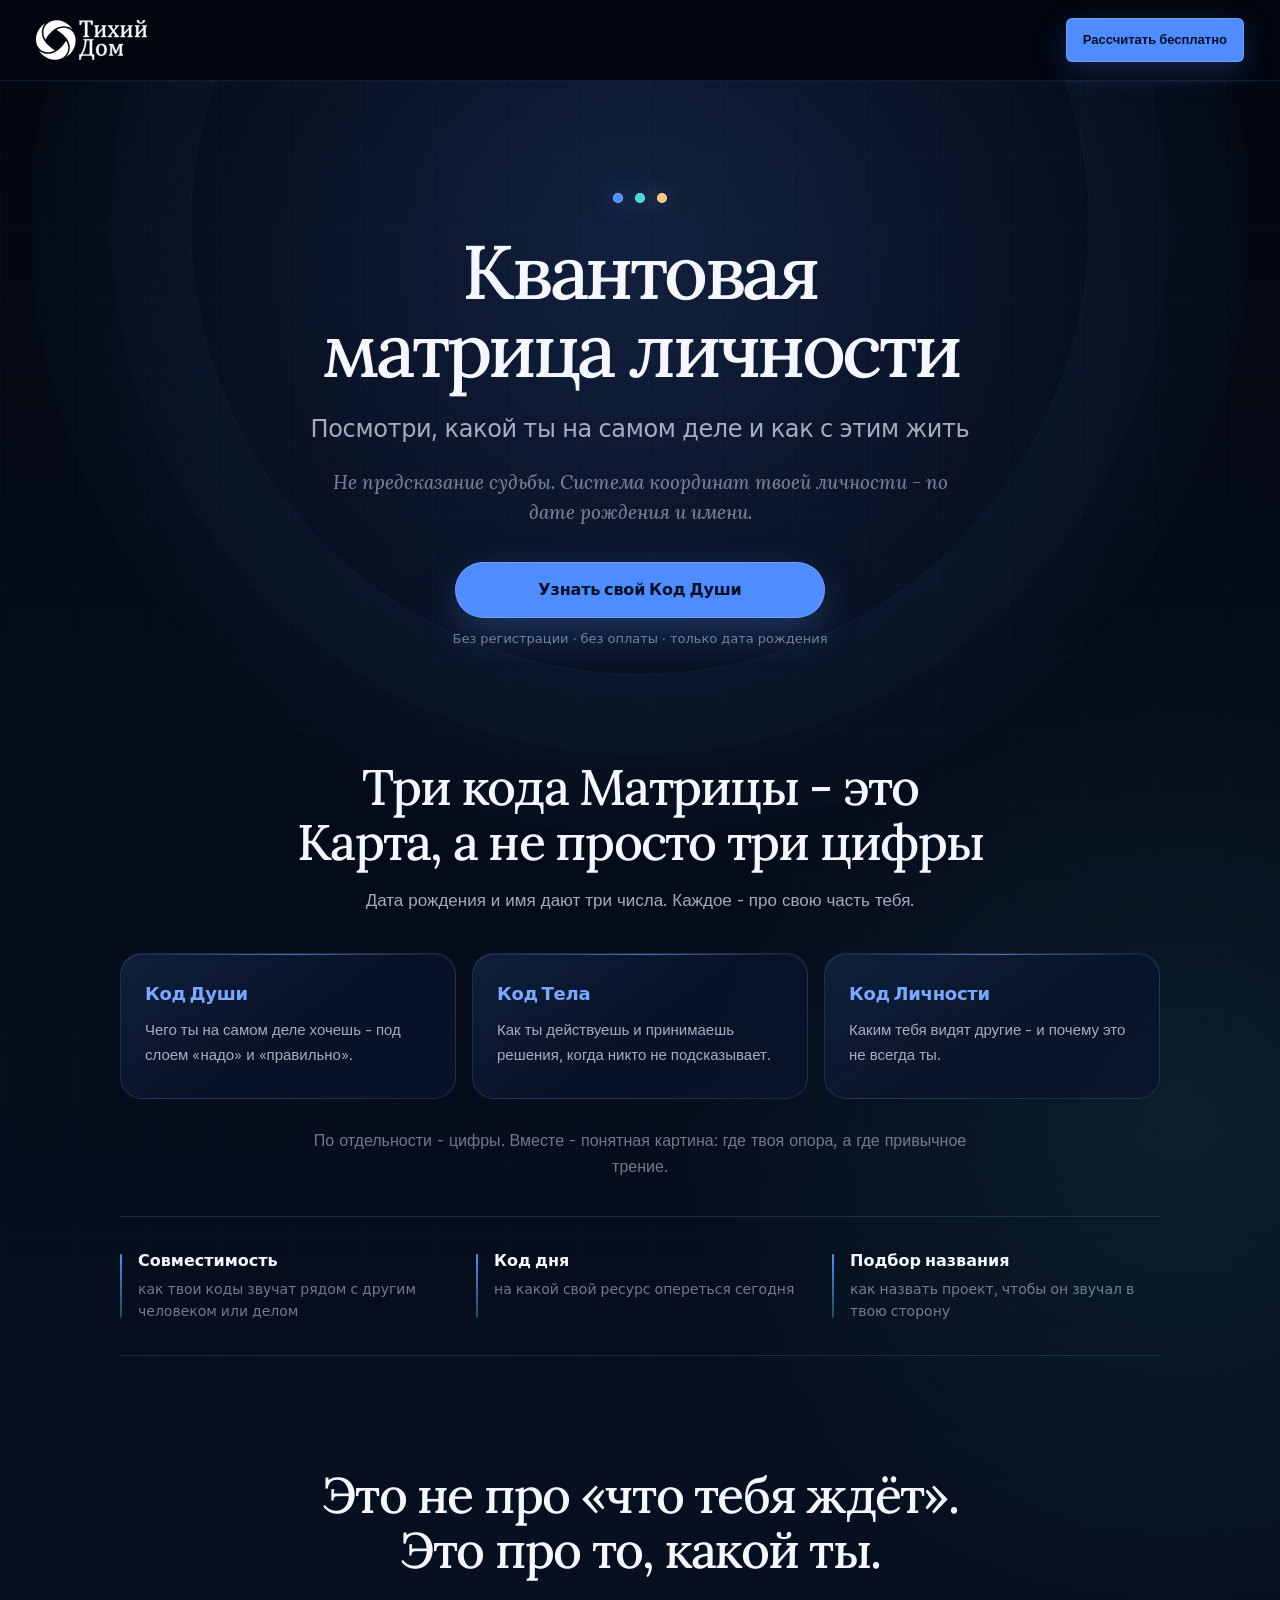
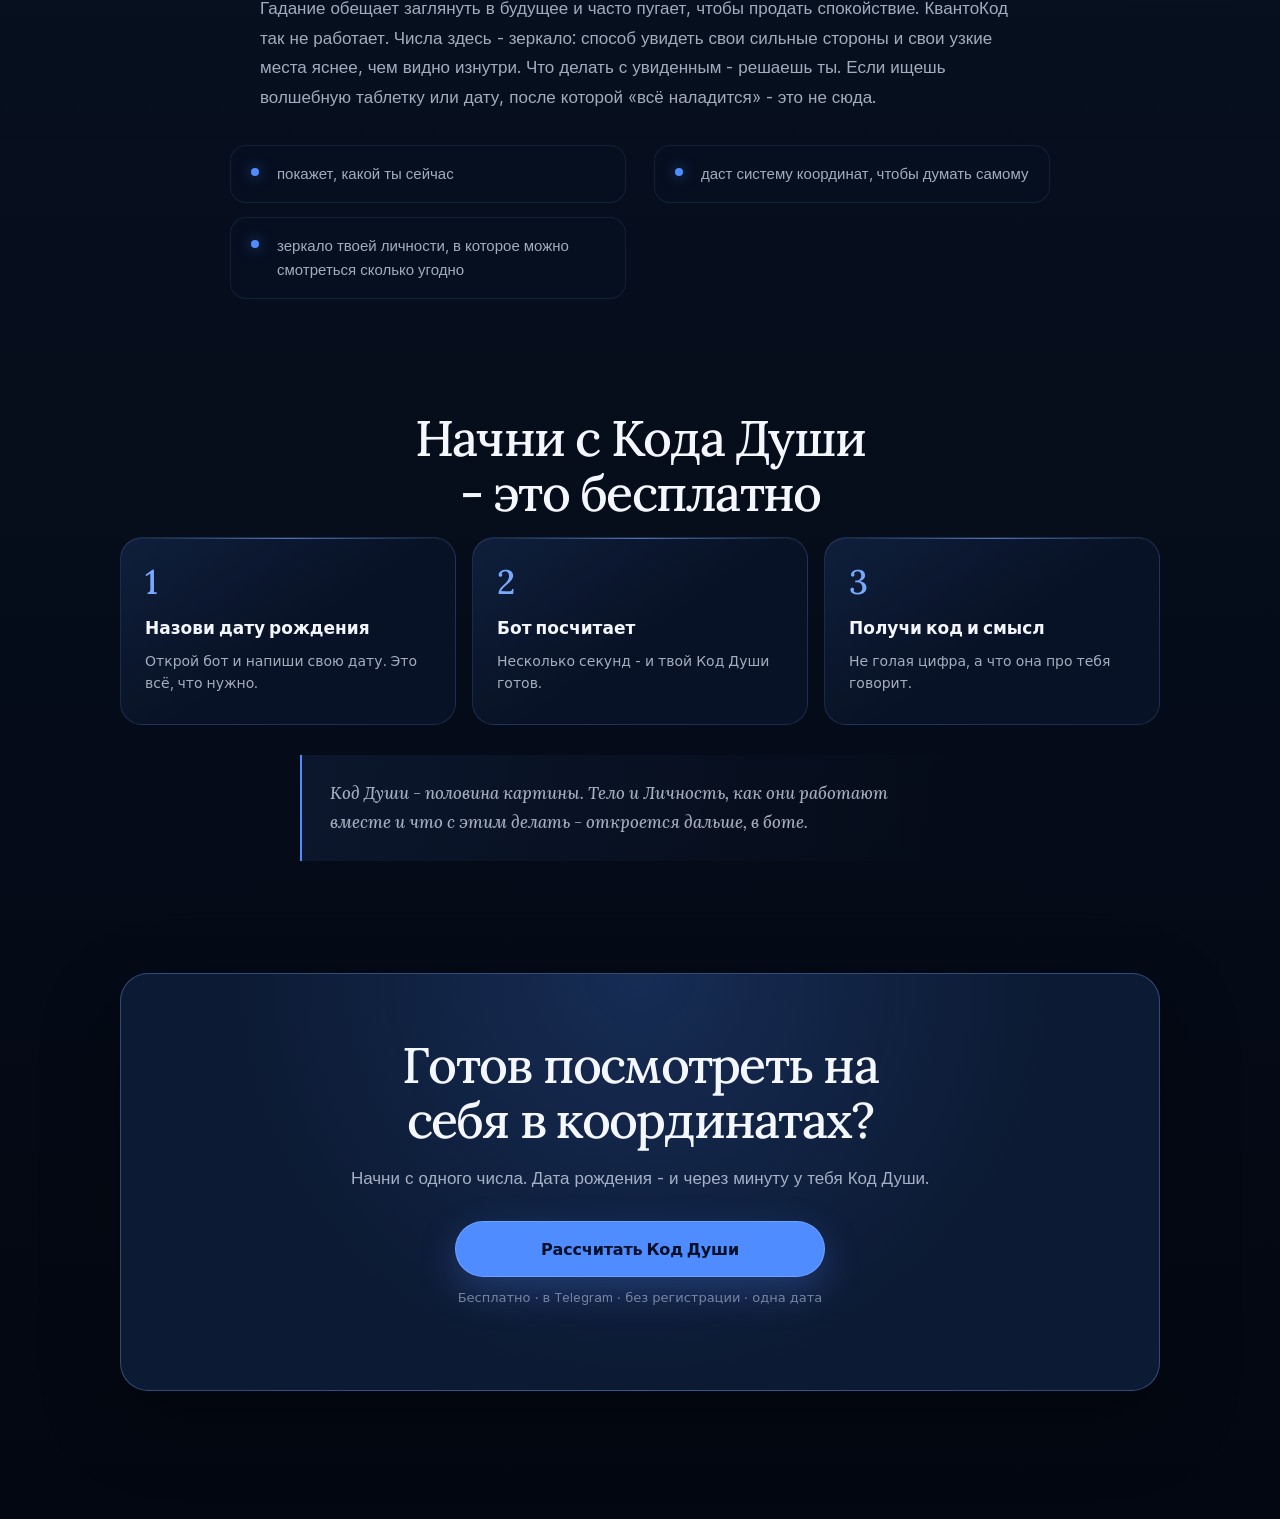
<file: quantocode/index.html>
<!DOCTYPE html>
<html lang="ru" class="product-page product-page--quantocode">
<head>

    <title>Квантовая матрица личности - расчёт кодов по дате рождения | КвантоКод</title>
    <meta charset="utf-8">
    <meta name="viewport" content="width=device-width, initial-scale=1.0">
    
    <link rel="stylesheet" type="text/css" href="../assets/css/site.css?v=6">

    <meta name="description" content="Квантовая матрица личности: три кода - Душа, Тело, Личность - по дате рождения и имени. Система координат для самопонимания. Код Души бесплатно, в Telegram.">
    <link rel="icon" href="../assets/images/brand/favicon.png" type="image/png">
    <link rel="canonical" href="https://numerologpro.ru/quantocode/">
    <meta name="referrer" content="no-referrer-when-downgrade">
    
    <meta property="og:site_name" content="Тихий Дом: инструменты для самопознания.">
    <meta property="og:type" content="website">
    <meta property="og:title" content="Квантовая матрица личности - посмотри, какой ты на самом деле">
    <meta property="og:description" content="Три кода - Душа, Тело, Личность - по дате рождения и имени. Система координат для самопонимания, не предсказание. Код Души бесплатно.">
    <meta property="og:url" content="https://numerologpro.ru/quantocode/">
    <meta property="og:image" content="https://numerologpro.ru/assets/images/home/og-quiet-house.jpg">
    <meta name="twitter:card" content="summary_large_image">
    <meta name="twitter:title" content="Квантовая матрица личности - расчёт кодов по дате рождения | КвантоКод">
    <meta name="twitter:description" content="Квантовая матрица личности: три кода - Душа, Тело, Личность - по дате рождения и имени. Система координат для самопонимания. Код Души бесплатно, в Telegram.">
    <meta name="twitter:url" content="https://numerologpro.ru/quantocode/">
    <meta name="twitter:image" content="https://numerologpro.ru/assets/images/home/og-quiet-house.jpg">
    <meta property="og:image:width" content="1200">
    <meta property="og:image:height" content="630">

    <!-- Yandex.Metrika counter -->
<script type="text/javascript">
    (function(m,e,t,r,i,k,a){
        m[i]=m[i]||function(){(m[i].a=m[i].a||[]).push(arguments)};
        m[i].l=1*new Date();
        for (var j = 0; j < document.scripts.length; j++) {if (document.scripts[j].src === r) { return; }}
        k=e.createElement(t),a=e.getElementsByTagName(t)[0],k.async=1,k.src=r,a.parentNode.insertBefore(k,a)
    })(window, document,'script','https://mc.yandex.ru/metrika/tag.js?id=109066888', 'ym');

    ym(109066888, 'init', {ssr:true, webvisor:true, clickmap:true, ecommerce:"dataLayer", referrer: document.referrer, url: location.href, accurateTrackBounce:true, trackLinks:true});
</script>
<noscript><div><img src="https://mc.yandex.ru/watch/109066888" style="position:absolute; left:-9999px;" alt="" /></div></noscript>
<!-- /Yandex.Metrika counter -->

<!-- Google tag (gtag.js) -->
<script async src="https://www.googletagmanager.com/gtag/js?id=G-EEJ6Z1C216"></script>
<script>
  window.dataLayer = window.dataLayer || [];
  function gtag(){dataLayer.push(arguments);}
  gtag('js', new Date());
  gtag('config', 'G-EEJ6Z1C216');
</script>

<!-- Тихий Дом: дизайн-система -->

<script type="application/ld+json">
{
  "@context": "https://schema.org",
  "@type": "WebPage",
  "name": "Квантовая матрица личности - расчёт кодов по дате рождения | КвантоКод",
  "description": "Квантовая матрица личности: три кода - Душа, Тело, Личность - по дате рождения и имени. Система координат для самопонимания, а не предсказание судьбы. Код Души бесплатно, в Telegram.",
  "url": "https://numerologpro.ru/quantocode/",
  "inLanguage": "ru-RU",
  "publisher": {
    "@type": "Organization",
    "name": "Тихий Дом",
    "url": "https://numerologpro.ru/"
  },
  "mainEntity": {
    "@type": "SoftwareApplication",
    "name": "КвантоКод",
    "applicationCategory": "LifestyleApplication",
    "operatingSystem": "Telegram",
    "description": "Расчёт трёх кодов личности по дате рождения и имени: Код Души, Код Тела, Код Личности. Совместимость, Код дня, подбор названий. Код Души бесплатно.",
    "offers": {
      "@type": "Offer",
      "price": "0",
      "priceCurrency": "RUB",
      "description": "Код Души бесплатно"
    },
    "url": "https://telegram.me/quantocode_bot"
  }
}
</script>

</head>
<body class="product-page__body product-page__body--quantocode">
<header class="product-header">
    <div class="product-header__inner">
        <a class="product-header__logo" href="../" aria-label="Тихий Дом — на главную">
            <img src="../assets/images/brand/logo.svg" alt="Тихий Дом: инструменты для самопознания.">
        </a>
        <a class="product-header__telegram" href="https://telegram.me/quantocode_bot?start=site_quanto" target="_blank" rel="noopener noreferrer">Рассчитать бесплатно</a>
    </div>
</header>

<main id="main" class="qk-wrap">
  <div class="qk-inner">

    <div class="qk-mark"><span></span><span></span><span></span></div>

    <h1 class="qk-h1">Квантовая матрица личности
      <span class="sub">Посмотри, какой ты на самом деле и как с этим жить</span>
    </h1>
    <p class="qk-frame">Не предсказание судьбы. Система координат твоей личности - по дате рождения и имени.</p>

    <div class="qk-cta-wrap">
      <a class="qk-cta" href="https://telegram.me/quantocode_bot?start=site_quanto" target="_blank" rel="noopener noreferrer" data-ref="false">Узнать свой Код Души</a>
      <span class="qk-hint">Без регистрации · без оплаты · только дата рождения</span>
    </div>

    <!-- БЛОК 2 -->
    <section class="qk-sec">
      <h2 class="qk-h2">Три кода Матрицы - это Карта, а не просто три цифры</h2>
      <p class="qk-lead">Дата рождения и имя дают три числа. Каждое - про свою часть тебя.</p>
      <div class="qk-cards">
        <div class="qk-card"><h3>Код Души</h3><p>Чего ты на самом деле хочешь - под слоем «надо» и «правильно».</p></div>
        <div class="qk-card"><h3>Код Тела</h3><p>Как ты действуешь и принимаешь решения, когда никто не подсказывает.</p></div>
        <div class="qk-card"><h3>Код Личности</h3><p>Каким тебя видят другие - и почему это не всегда ты.</p></div>
      </div>
      <p class="qk-connect">По отдельности - цифры. Вместе - понятная картина: где твоя опора, а где привычное трение.</p>
      <div class="qk-feats">
        <div class="qk-feat"><b>Совместимость</b>как твои коды звучат рядом с другим человеком или делом</div>
        <div class="qk-feat"><b>Код дня</b>на какой свой ресурс опереться сегодня</div>
        <div class="qk-feat"><b>Подбор названия</b>как назвать проект, чтобы он звучал в твою сторону</div>
      </div>
    </section>

    <!-- БЛОК 3 -->
    <section class="qk-sec">
      <h2 class="qk-h2">Это не про «что тебя ждёт».<br>Это про то, какой ты.</h2>
      <p class="qk-mani">Гадание обещает заглянуть в будущее и часто пугает, чтобы продать спокойствие. КвантоКод так не работает. Числа здесь - зеркало: способ увидеть свои сильные стороны и свои узкие места яснее, чем видно изнутри. Что делать с увиденным - решаешь ты. Если ищешь волшебную таблетку или дату, после которой «всё наладится» - это не сюда.</p>
      <ul class="qk-points">
        <li>покажет, какой ты сейчас</li>
        <li>даст систему координат, чтобы думать самому</li>
        <li>зеркало твоей личности, в которое можно смотреться сколько угодно</li>
      </ul>
    </section>

    <!-- БЛОК 4 -->
    <section class="qk-sec">
      <h2 class="qk-h2">Начни с Кода Души - это бесплатно</h2>
      <div class="qk-steps">
        <div class="qk-step"><span class="n">1</span><b>Назови дату рождения</b><span class="t">Открой бот и напиши свою дату. Это всё, что нужно.</span></div>
        <div class="qk-step"><span class="n">2</span><b>Бот посчитает</b><span class="t">Несколько секунд - и твой Код Души готов.</span></div>
        <div class="qk-step"><span class="n">3</span><b>Получи код и смысл</b><span class="t">Не голая цифра, а что она про тебя говорит.</span></div>
      </div>
      <p class="qk-bridge">Код Души - половина картины. Тело и Личность, как они работают вместе и что с этим делать - откроется дальше, в боте.</p>
    </section>

    <!-- БЛОК 5 -->
    <section class="qk-sec qk-final">
      <h2 class="qk-h2">Готов посмотреть на себя в координатах?</h2>
      <p class="qk-lead">Начни с одного числа. Дата рождения - и через минуту у тебя Код Души.</p>
      <div class="qk-cta-wrap">
        <a class="qk-cta" href="https://telegram.me/quantocode_bot?start=site_quanto_footer" target="_blank" rel="noopener noreferrer" data-ref="false">Рассчитать Код Души</a>
        <span class="qk-hint">Бесплатно · в Telegram · без регистрации · одна дата</span>
      </div>
    </section>

</div>
</main>

<script>
document.addEventListener('DOMContentLoaded', function () {
  /* Трекинг кликов в бот */
  document.addEventListener('click', function(e) {
    var link = e.target.closest('a');
    if (!link) return;
    if (link.href && link.href.indexOf('quantocode_bot') !== -1) {
      var m = link.href.match(/start=([a-z_]+)/);
      var label = m ? m[1] : 'quanto_cta';
      if (typeof ym === 'function') ym(109066888, 'reachGoal', label);
      if (typeof gtag === 'function') gtag('event', label, { event_category: 'quanto_engagement', event_label: link.href });
    }
  }, true);
});
</script>

</body>
</html>
</file>
<file: assets/css/site.css>
/* Site foundation and home page */
/* cyrillic-ext */
@font-face {
  font-family: 'Lora';
  font-style: normal;
  font-weight: 500;
  font-display: swap;
  src: url(../fonts/lora-01.woff2) format('woff2');
  unicode-range: U+0460-052F, U+1C80-1C8A, U+20B4, U+2DE0-2DFF, U+A640-A69F, U+FE2E-FE2F;
}
/* cyrillic */
@font-face {
  font-family: 'Lora';
  font-style: normal;
  font-weight: 500;
  font-display: swap;
  src: url(../fonts/lora-02.woff2) format('woff2');
  unicode-range: U+0301, U+0400-045F, U+0490-0491, U+04B0-04B1, U+2116;
}
/* math */
@font-face {
  font-family: 'Lora';
  font-style: normal;
  font-weight: 500;
  font-display: swap;
  src: url(../fonts/lora-03.woff2) format('woff2');
  unicode-range: U+0302-0303, U+0305, U+0307-0308, U+0310, U+0312, U+0315, U+031A, U+0326-0327, U+032C, U+032F-0330, U+0332-0333, U+0338, U+033A, U+0346, U+034D, U+0391-03A1, U+03A3-03A9, U+03B1-03C9, U+03D1, U+03D5-03D6, U+03F0-03F1, U+03F4-03F5, U+2016-2017, U+2034-2038, U+203C, U+2040, U+2043, U+2047, U+2050, U+2057, U+205F, U+2070-2071, U+2074-208E, U+2090-209C, U+20D0-20DC, U+20E1, U+20E5-20EF, U+2100-2112, U+2114-2115, U+2117-2121, U+2123-214F, U+2190, U+2192, U+2194-21AE, U+21B0-21E5, U+21F1-21F2, U+21F4-2211, U+2213-2214, U+2216-22FF, U+2308-230B, U+2310, U+2319, U+231C-2321, U+2336-237A, U+237C, U+2395, U+239B-23B7, U+23D0, U+23DC-23E1, U+2474-2475, U+25AF, U+25B3, U+25B7, U+25BD, U+25C1, U+25CA, U+25CC, U+25FB, U+266D-266F, U+27C0-27FF, U+2900-2AFF, U+2B0E-2B11, U+2B30-2B4C, U+2BFE, U+3030, U+FF5B, U+FF5D, U+1D400-1D7FF, U+1EE00-1EEFF;
}
/* symbols */
@font-face {
  font-family: 'Lora';
  font-style: normal;
  font-weight: 500;
  font-display: swap;
  src: url(../fonts/lora-04.woff2) format('woff2');
  unicode-range: U+0001-000C, U+000E-001F, U+007F-009F, U+20DD-20E0, U+20E2-20E4, U+2150-218F, U+2190, U+2192, U+2194-2199, U+21AF, U+21E6-21F0, U+21F3, U+2218-2219, U+2299, U+22C4-22C6, U+2300-243F, U+2440-244A, U+2460-24FF, U+25A0-27BF, U+2800-28FF, U+2921-2922, U+2981, U+29BF, U+29EB, U+2B00-2BFF, U+4DC0-4DFF, U+FFF9-FFFB, U+10140-1018E, U+10190-1019C, U+101A0, U+101D0-101FD, U+102E0-102FB, U+10E60-10E7E, U+1D2C0-1D2D3, U+1D2E0-1D37F, U+1F000-1F0FF, U+1F100-1F1AD, U+1F1E6-1F1FF, U+1F30D-1F30F, U+1F315, U+1F31C, U+1F31E, U+1F320-1F32C, U+1F336, U+1F378, U+1F37D, U+1F382, U+1F393-1F39F, U+1F3A7-1F3A8, U+1F3AC-1F3AF, U+1F3C2, U+1F3C4-1F3C6, U+1F3CA-1F3CE, U+1F3D4-1F3E0, U+1F3ED, U+1F3F1-1F3F3, U+1F3F5-1F3F7, U+1F408, U+1F415, U+1F41F, U+1F426, U+1F43F, U+1F441-1F442, U+1F444, U+1F446-1F449, U+1F44C-1F44E, U+1F453, U+1F46A, U+1F47D, U+1F4A3, U+1F4B0, U+1F4B3, U+1F4B9, U+1F4BB, U+1F4BF, U+1F4C8-1F4CB, U+1F4D6, U+1F4DA, U+1F4DF, U+1F4E3-1F4E6, U+1F4EA-1F4ED, U+1F4F7, U+1F4F9-1F4FB, U+1F4FD-1F4FE, U+1F503, U+1F507-1F50B, U+1F50D, U+1F512-1F513, U+1F53E-1F54A, U+1F54F-1F5FA, U+1F610, U+1F650-1F67F, U+1F687, U+1F68D, U+1F691, U+1F694, U+1F698, U+1F6AD, U+1F6B2, U+1F6B9-1F6BA, U+1F6BC, U+1F6C6-1F6CF, U+1F6D3-1F6D7, U+1F6E0-1F6EA, U+1F6F0-1F6F3, U+1F6F7-1F6FC, U+1F700-1F7FF, U+1F800-1F80B, U+1F810-1F847, U+1F850-1F859, U+1F860-1F887, U+1F890-1F8AD, U+1F8B0-1F8BB, U+1F8C0-1F8C1, U+1F900-1F90B, U+1F93B, U+1F946, U+1F984, U+1F996, U+1F9E9, U+1FA00-1FA6F, U+1FA70-1FA7C, U+1FA80-1FA89, U+1FA8F-1FAC6, U+1FACE-1FADC, U+1FADF-1FAE9, U+1FAF0-1FAF8, U+1FB00-1FBFF;
}
/* vietnamese */
@font-face {
  font-family: 'Lora';
  font-style: normal;
  font-weight: 500;
  font-display: swap;
  src: url(../fonts/lora-05.woff2) format('woff2');
  unicode-range: U+0102-0103, U+0110-0111, U+0128-0129, U+0168-0169, U+01A0-01A1, U+01AF-01B0, U+0300-0301, U+0303-0304, U+0308-0309, U+0323, U+0329, U+1EA0-1EF9, U+20AB;
}
/* latin-ext */
@font-face {
  font-family: 'Lora';
  font-style: normal;
  font-weight: 500;
  font-display: swap;
  src: url(../fonts/lora-06.woff2) format('woff2');
  unicode-range: U+0100-02BA, U+02BD-02C5, U+02C7-02CC, U+02CE-02D7, U+02DD-02FF, U+0304, U+0308, U+0329, U+1D00-1DBF, U+1E00-1E9F, U+1EF2-1EFF, U+2020, U+20A0-20AB, U+20AD-20C0, U+2113, U+2C60-2C7F, U+A720-A7FF;
}
/* latin */
@font-face {
  font-family: 'Lora';
  font-style: normal;
  font-weight: 500;
  font-display: swap;
  src: url(../fonts/lora-07.woff2) format('woff2');
  unicode-range: U+0000-00FF, U+0131, U+0152-0153, U+02BB-02BC, U+02C6, U+02DA, U+02DC, U+0304, U+0308, U+0329, U+2000-206F, U+20AC, U+2122, U+2191, U+2193, U+2212, U+2215, U+FEFF, U+FFFD;
}
/* cyrillic-ext */
@font-face {
  font-family: 'Lora';
  font-style: normal;
  font-weight: 600;
  font-display: swap;
  src: url(../fonts/lora-01.woff2) format('woff2');
  unicode-range: U+0460-052F, U+1C80-1C8A, U+20B4, U+2DE0-2DFF, U+A640-A69F, U+FE2E-FE2F;
}
/* cyrillic */
@font-face {
  font-family: 'Lora';
  font-style: normal;
  font-weight: 600;
  font-display: swap;
  src: url(../fonts/lora-02.woff2) format('woff2');
  unicode-range: U+0301, U+0400-045F, U+0490-0491, U+04B0-04B1, U+2116;
}
/* math */
@font-face {
  font-family: 'Lora';
  font-style: normal;
  font-weight: 600;
  font-display: swap;
  src: url(../fonts/lora-03.woff2) format('woff2');
  unicode-range: U+0302-0303, U+0305, U+0307-0308, U+0310, U+0312, U+0315, U+031A, U+0326-0327, U+032C, U+032F-0330, U+0332-0333, U+0338, U+033A, U+0346, U+034D, U+0391-03A1, U+03A3-03A9, U+03B1-03C9, U+03D1, U+03D5-03D6, U+03F0-03F1, U+03F4-03F5, U+2016-2017, U+2034-2038, U+203C, U+2040, U+2043, U+2047, U+2050, U+2057, U+205F, U+2070-2071, U+2074-208E, U+2090-209C, U+20D0-20DC, U+20E1, U+20E5-20EF, U+2100-2112, U+2114-2115, U+2117-2121, U+2123-214F, U+2190, U+2192, U+2194-21AE, U+21B0-21E5, U+21F1-21F2, U+21F4-2211, U+2213-2214, U+2216-22FF, U+2308-230B, U+2310, U+2319, U+231C-2321, U+2336-237A, U+237C, U+2395, U+239B-23B7, U+23D0, U+23DC-23E1, U+2474-2475, U+25AF, U+25B3, U+25B7, U+25BD, U+25C1, U+25CA, U+25CC, U+25FB, U+266D-266F, U+27C0-27FF, U+2900-2AFF, U+2B0E-2B11, U+2B30-2B4C, U+2BFE, U+3030, U+FF5B, U+FF5D, U+1D400-1D7FF, U+1EE00-1EEFF;
}
/* symbols */
@font-face {
  font-family: 'Lora';
  font-style: normal;
  font-weight: 600;
  font-display: swap;
  src: url(../fonts/lora-04.woff2) format('woff2');
  unicode-range: U+0001-000C, U+000E-001F, U+007F-009F, U+20DD-20E0, U+20E2-20E4, U+2150-218F, U+2190, U+2192, U+2194-2199, U+21AF, U+21E6-21F0, U+21F3, U+2218-2219, U+2299, U+22C4-22C6, U+2300-243F, U+2440-244A, U+2460-24FF, U+25A0-27BF, U+2800-28FF, U+2921-2922, U+2981, U+29BF, U+29EB, U+2B00-2BFF, U+4DC0-4DFF, U+FFF9-FFFB, U+10140-1018E, U+10190-1019C, U+101A0, U+101D0-101FD, U+102E0-102FB, U+10E60-10E7E, U+1D2C0-1D2D3, U+1D2E0-1D37F, U+1F000-1F0FF, U+1F100-1F1AD, U+1F1E6-1F1FF, U+1F30D-1F30F, U+1F315, U+1F31C, U+1F31E, U+1F320-1F32C, U+1F336, U+1F378, U+1F37D, U+1F382, U+1F393-1F39F, U+1F3A7-1F3A8, U+1F3AC-1F3AF, U+1F3C2, U+1F3C4-1F3C6, U+1F3CA-1F3CE, U+1F3D4-1F3E0, U+1F3ED, U+1F3F1-1F3F3, U+1F3F5-1F3F7, U+1F408, U+1F415, U+1F41F, U+1F426, U+1F43F, U+1F441-1F442, U+1F444, U+1F446-1F449, U+1F44C-1F44E, U+1F453, U+1F46A, U+1F47D, U+1F4A3, U+1F4B0, U+1F4B3, U+1F4B9, U+1F4BB, U+1F4BF, U+1F4C8-1F4CB, U+1F4D6, U+1F4DA, U+1F4DF, U+1F4E3-1F4E6, U+1F4EA-1F4ED, U+1F4F7, U+1F4F9-1F4FB, U+1F4FD-1F4FE, U+1F503, U+1F507-1F50B, U+1F50D, U+1F512-1F513, U+1F53E-1F54A, U+1F54F-1F5FA, U+1F610, U+1F650-1F67F, U+1F687, U+1F68D, U+1F691, U+1F694, U+1F698, U+1F6AD, U+1F6B2, U+1F6B9-1F6BA, U+1F6BC, U+1F6C6-1F6CF, U+1F6D3-1F6D7, U+1F6E0-1F6EA, U+1F6F0-1F6F3, U+1F6F7-1F6FC, U+1F700-1F7FF, U+1F800-1F80B, U+1F810-1F847, U+1F850-1F859, U+1F860-1F887, U+1F890-1F8AD, U+1F8B0-1F8BB, U+1F8C0-1F8C1, U+1F900-1F90B, U+1F93B, U+1F946, U+1F984, U+1F996, U+1F9E9, U+1FA00-1FA6F, U+1FA70-1FA7C, U+1FA80-1FA89, U+1FA8F-1FAC6, U+1FACE-1FADC, U+1FADF-1FAE9, U+1FAF0-1FAF8, U+1FB00-1FBFF;
}
/* vietnamese */
@font-face {
  font-family: 'Lora';
  font-style: normal;
  font-weight: 600;
  font-display: swap;
  src: url(../fonts/lora-05.woff2) format('woff2');
  unicode-range: U+0102-0103, U+0110-0111, U+0128-0129, U+0168-0169, U+01A0-01A1, U+01AF-01B0, U+0300-0301, U+0303-0304, U+0308-0309, U+0323, U+0329, U+1EA0-1EF9, U+20AB;
}
/* latin-ext */
@font-face {
  font-family: 'Lora';
  font-style: normal;
  font-weight: 600;
  font-display: swap;
  src: url(../fonts/lora-06.woff2) format('woff2');
  unicode-range: U+0100-02BA, U+02BD-02C5, U+02C7-02CC, U+02CE-02D7, U+02DD-02FF, U+0304, U+0308, U+0329, U+1D00-1DBF, U+1E00-1E9F, U+1EF2-1EFF, U+2020, U+20A0-20AB, U+20AD-20C0, U+2113, U+2C60-2C7F, U+A720-A7FF;
}
/* latin */
@font-face {
  font-family: 'Lora';
  font-style: normal;
  font-weight: 600;
  font-display: swap;
  src: url(../fonts/lora-07.woff2) format('woff2');
  unicode-range: U+0000-00FF, U+0131, U+0152-0153, U+02BB-02BC, U+02C6, U+02DA, U+02DC, U+0304, U+0308, U+0329, U+2000-206F, U+20AC, U+2122, U+2191, U+2193, U+2212, U+2215, U+FEFF, U+FFFD;
}

@font-face {
  font-family: "Inter";
  src: url("../fonts/inter-roman.woff2") format("woff2");
  font-style: normal;
  font-weight: 100 900;
  font-display: swap;
}

html:not(.product-page) {
  color-scheme: dark;
  --bg: #030711;
  --surface: rgba(10, 17, 35, 0.74);
  --surface-strong: rgba(14, 23, 46, 0.94);
  --line: rgba(177, 203, 255, 0.17);
  --text: #f8f4eb;
  --muted: #b9c4d9;
  --gold: #f4c879;
  --blue: #4e8cff;
  --violet: #9b72ff;
  --coral: #ff8b72;
  --cyan: #48d9d2;
  --radius: 28px;
  --shadow: 0 32px 90px rgba(0, 0, 0, 0.42);
}

:where(html:not(.product-page)) * {
  box-sizing: border-box;
}

html:not(.product-page) {
  scroll-behavior: smooth;
}

html:not(.product-page) body {
  margin: 0;
  overflow-x: hidden;
  background:
    radial-gradient(circle at 15% 20%, rgba(44, 93, 190, 0.18), transparent 32rem),
    radial-gradient(circle at 85% 60%, rgba(151, 81, 190, 0.13), transparent 32rem),
    var(--bg);
  color: var(--text);
  font-family: "Inter", system-ui, sans-serif;
  line-height: 1.6;
}

html:not(.product-page) body::before {
  position: fixed;
  inset: 0;
  z-index: -1;
  background-image: url("data:image/svg+xml,%3Csvg viewBox=%220 0 200 200%22 xmlns=%22http://www.w3.org/2000/svg%22%3E%3Cfilter id=%22n%22%3E%3CfeTurbulence type=%22fractalNoise%22 baseFrequency=%22.9%22 numOctaves=%223%22 stitchTiles=%22stitch%22/%3E%3C/filter%3E%3Crect width=%22100%25%22 height=%22100%25%22 filter=%22url(%23n)%22 opacity=%22.28%22/%3E%3C/svg%3E");
  content: "";
  opacity: 0.035;
  pointer-events: none;
}

:where(html:not(.product-page)) a {
  color: inherit;
}

:where(html:not(.product-page)) button,
:where(html:not(.product-page)) a {
  -webkit-tap-highlight-color: transparent;
}

:where(html:not(.product-page)) :focus-visible {
  outline: 3px solid var(--gold);
  outline-offset: 4px;
}

:where(html:not(.product-page)) .skip-link {
  position: fixed;
  top: 12px;
  left: 12px;
  z-index: 100;
  padding: 10px 16px;
  border-radius: 999px;
  background: var(--text);
  color: var(--bg);
  transform: translateY(-160%);
}

:where(html:not(.product-page)) .skip-link:focus {
  transform: translateY(0);
}

:where(html:not(.product-page)) .shell {
  width: min(1180px, calc(100% - 40px));
  margin-inline: auto;
}

:where(html:not(.product-page)) .site-header {
  position: absolute;
  top: 0;
  right: 0;
  left: 0;
  z-index: 20;
  padding: 24px 0;
}

:where(html:not(.product-page)) .nav {
  display: flex;
  align-items: center;
  justify-content: space-between;
  gap: 24px;
}

:where(html:not(.product-page)) .brand {
  display: inline-flex;
  align-items: center;
  gap: 12px;
  color: var(--text);
  font-size: 17px;
  font-weight: 750;
  letter-spacing: 0.02em;
  text-decoration: none;
}


:where(html:not(.product-page)) .brand-logo {
  display: block;
  width: auto;
  height: 42px;
  filter: brightness(0) invert(1);
}

:where(html:not(.product-page)) .nav-links {
  display: flex;
  align-items: center;
  gap: 28px;
  margin: 0;
  padding: 0;
  list-style: none;
}

:where(html:not(.product-page)) .nav-links a {
  color: var(--muted);
  font-size: 14px;
  font-weight: 650;
  text-decoration: none;
  transition: color 180ms ease;
}

:where(html:not(.product-page)) .nav-links a:hover {
  color: var(--text);
}

:where(html:not(.product-page)) .hero {
  position: relative;
  display: grid;
  min-height: 780px;
  overflow: hidden;
  align-items: center;
  isolation: isolate;
}

:where(html:not(.product-page)) .hero-media,
:where(html:not(.product-page)) .hero-media::after,
:where(html:not(.product-page)) .hero-picture,
:where(html:not(.product-page)) .hero-picture img {
  position: absolute;
  inset: 0;
}

:where(html:not(.product-page)) .hero-media {
  z-index: -2;
  background: #02050c;
}

:where(html:not(.product-page)) .hero-picture img {
  width: 100%;
  height: 100%;
  object-fit: cover;
  object-position: center;
  transform: scale(1.025);
  transition: transform 180ms linear;
}

:where(html:not(.product-page)) .hero-media::after {
  background:
    linear-gradient(90deg, rgba(2, 5, 13, 0.98) 0%, rgba(2, 5, 13, 0.82) 35%, rgba(2, 5, 13, 0.26) 68%, rgba(2, 5, 13, 0.16) 100%),
    linear-gradient(0deg, var(--bg) 0%, transparent 24%);
  content: "";
}

:where(html:not(.product-page)) .hero-content {
  position: relative;
  z-index: 2;
  width: min(680px, 58%);
  padding-top: 108px;
}

:where(html:not(.product-page)) .eyebrow {
  display: inline-flex;
  align-items: center;
  gap: 10px;
  margin-bottom: 22px;
  color: #d6dded;
  font-size: 12px;
  font-weight: 800;
  letter-spacing: 0.17em;
  text-transform: uppercase;
}

:where(html:not(.product-page)) .eyebrow::before {
  width: 34px;
  height: 1px;
  background: linear-gradient(90deg, var(--blue), var(--gold));
  content: "";
}

:where(html:not(.product-page)) h1,
:where(html:not(.product-page)) h2,
:where(html:not(.product-page)) h3,
:where(html:not(.product-page)) p {
  margin-top: 0;
}

:where(html:not(.product-page)) h1 {
  max-width: 760px;
  margin-bottom: 24px;
  font-size: clamp(52px, 7vw, 96px);
  font-weight: 760;
  letter-spacing: -0.065em;
  line-height: 0.96;
  text-wrap: balance;
}

:where(html:not(.product-page)) .hero-lead {
  max-width: 620px;
  margin-bottom: 34px;
  color: #d0d8e8;
  font-size: clamp(18px, 2vw, 23px);
  line-height: 1.55;
  text-wrap: balance;
}

:where(html:not(.product-page)) .actions {
  display: flex;
  flex-wrap: wrap;
  gap: 14px;
}

:where(html:not(.product-page)) .button {
  display: inline-flex;
  min-height: 52px;
  align-items: center;
  justify-content: center;
  gap: 10px;
  padding: 13px 22px;
  border: 1px solid transparent;
  border-radius: 999px;
  font-size: 15px;
  font-weight: 760;
  text-decoration: none;
  transition: transform 180ms ease, box-shadow 180ms ease, background 180ms ease;
}

:where(html:not(.product-page)) .button:hover {
  transform: translateY(-2px);
}

:where(html:not(.product-page)) .button-primary {
  background: linear-gradient(110deg, #f5d28d, #f1ae65);
  box-shadow: 0 14px 42px rgba(241, 174, 101, 0.2);
  color: #10121a;
}

:where(html:not(.product-page)) .button-secondary {
  border-color: rgba(255, 255, 255, 0.2);
  background: rgba(9, 16, 32, 0.5);
  backdrop-filter: blur(14px);
}

:where(html:not(.product-page)) .hero-note {
  margin: 22px 0 0;
  color: #9facbf;
  font-size: 13px;
}

:where(html:not(.product-page)) .section {
  padding: 108px 0;
}

:where(html:not(.product-page)) .section-heading {
  display: grid;
  margin-bottom: 44px;
  gap: 18px;
}

:where(html:not(.product-page)) .section-heading h2 {
  max-width: 820px;
  margin-bottom: 0;
  font-size: clamp(36px, 5vw, 64px);
  letter-spacing: -0.05em;
  line-height: 1.04;
  text-wrap: balance;
}

:where(html:not(.product-page)) .section-heading p {
  max-width: 660px;
  margin-bottom: 0;
  color: var(--muted);
  font-size: 18px;
}

:where(html:not(.product-page)) .product-grid {
  display: grid;
  grid-template-columns: repeat(3, 1fr);
  gap: 20px;
}

:where(html:not(.product-page)) .product-card {
  position: relative;
  display: flex;
  min-height: 440px;
  overflow: hidden;
  flex-direction: column;
  justify-content: flex-end;
  padding: 30px;
  border: 1px solid var(--line);
  border-radius: var(--radius);
  background: var(--surface);
  box-shadow: var(--shadow);
  text-decoration: none;
  transition: border-color 220ms ease, transform 220ms ease;
  isolation: isolate;
}

:where(html:not(.product-page)) .product-card::before,
:where(html:not(.product-page)) .product-card::after {
  position: absolute;
  content: "";
  pointer-events: none;
}

:where(html:not(.product-page)) .product-card::before {
  inset: 0;
  z-index: -2;
  background: var(--card-background);
}

:where(html:not(.product-page)) .product-card::after {
  top: 10%;
  right: -18%;
  z-index: -1;
  width: 260px;
  height: 260px;
  border-radius: 50%;
  background: var(--card-glow);
  filter: blur(20px);
  opacity: 0.72;
  transition: transform 350ms ease;
}

:where(html:not(.product-page)) .product-card:hover {
  border-color: rgba(255, 255, 255, 0.36);
  transform: translateY(-7px);
}

:where(html:not(.product-page)) .product-card:hover::after {
  transform: scale(1.22) translate(-6%, 6%);
}

:where(html:not(.product-page)) .product-card--quantocode {
  --card-background: linear-gradient(160deg, rgba(38, 83, 171, 0.38), rgba(8, 16, 35, 0.9) 70%);
  --card-glow: radial-gradient(circle, rgba(72, 130, 255, 0.85), transparent 68%);
}

:where(html:not(.product-page)) .product-card--oracle {
  --card-background: linear-gradient(160deg, rgba(108, 54, 146, 0.38), rgba(19, 12, 31, 0.92) 70%);
  --card-glow: radial-gradient(circle, rgba(210, 130, 255, 0.75), transparent 68%);
}

:where(html:not(.product-page)) .product-card--elyor {
  --card-background: linear-gradient(160deg, rgba(160, 84, 65, 0.38), rgba(28, 17, 25, 0.92) 70%);
  --card-glow: radial-gradient(circle, rgba(255, 151, 105, 0.8), transparent 68%);
}

:where(html:not(.product-page)) .product-number {
  position: absolute;
  top: 24px;
  left: 28px;
  color: rgba(255, 255, 255, 0.46);
  font-size: 12px;
  font-weight: 800;
  letter-spacing: 0.16em;
}

:where(html:not(.product-page)) .product-card h3 {
  margin-bottom: 14px;
  font-size: 31px;
  letter-spacing: -0.04em;
}

:where(html:not(.product-page)) .product-card p {
  margin-bottom: 24px;
  color: #c5cede;
}

:where(html:not(.product-page)) .card-link {
  display: inline-flex;
  align-items: center;
  gap: 8px;
  color: var(--text);
  font-size: 14px;
  font-weight: 760;
}

:where(html:not(.product-page)) .principle {
  display: grid;
  padding: 48px;
  border: 1px solid var(--line);
  border-radius: calc(var(--radius) + 4px);
  background:
    radial-gradient(circle at 82% 20%, rgba(89, 122, 255, 0.2), transparent 32rem),
    var(--surface-strong);
  box-shadow: var(--shadow);
  grid-template-columns: 0.8fr 1.2fr;
  gap: 64px;
}

:where(html:not(.product-page)) .principle h2 {
  margin-bottom: 0;
  font-size: clamp(34px, 4vw, 54px);
  letter-spacing: -0.05em;
  line-height: 1.05;
}

:where(html:not(.product-page)) .principle-copy {
  display: grid;
  gap: 20px;
}

:where(html:not(.product-page)) .principle-copy p {
  margin-bottom: 0;
  color: #c5cede;
  font-size: 18px;
}

:where(html:not(.product-page)) .final-cta {
  padding-top: 40px;
  text-align: center;
}

:where(html:not(.product-page)) .final-cta h2 {
  margin-bottom: 20px;
  font-size: clamp(38px, 6vw, 72px);
  letter-spacing: -0.055em;
  line-height: 1;
}

:where(html:not(.product-page)) .final-cta p {
  max-width: 650px;
  margin: 0 auto 30px;
  color: var(--muted);
  font-size: 19px;
}

:where(html:not(.product-page)) .site-footer {
  padding: 44px 0;
  border-top: 1px solid var(--line);
}

:where(html:not(.product-page)) .footer-inner {
  display: flex;
  align-items: center;
  justify-content: space-between;
  gap: 28px;
}

:where(html:not(.product-page)) .footer-links {
  display: flex;
  flex-wrap: wrap;
  gap: 20px;
}

:where(html:not(.product-page)) .footer-links a {
  color: var(--muted);
  font-size: 14px;
  text-decoration: none;
}

:where(html:not(.product-page)) .footer-links a:hover {
  color: var(--text);
}

:where(html:not(.product-page)) .copyright {
  margin: 0;
  color: #7f8ba1;
  font-size: 13px;
}

:where(html:not(.product-page)) [data-reveal] {
  opacity: 0;
  transform: translateY(28px);
  transition: opacity 700ms ease, transform 700ms ease;
}

:where(html:not(.product-page)) [data-reveal].is-visible {
  opacity: 1;
  transform: none;
}

@media (max-width: 900px){
  :where(html:not(.product-page)) .product-grid {
    grid-template-columns: 1fr;
  }

  :where(html:not(.product-page)) .product-card {
    min-height: 360px;
  }

  :where(html:not(.product-page)) .principle {
    grid-template-columns: 1fr;
    gap: 28px;
  }
}

@media (max-width: 720px){
  :where(html:not(.product-page)) .shell {
    width: min(100% - 28px, 1180px);
  }

  :where(html:not(.product-page)) .site-header {
    padding-top: 17px;
  }

  :where(html:not(.product-page)) .brand-logo {
    height: 38px;
  }

  :where(html:not(.product-page)) .nav-links {
    display: none;
  }

  :where(html:not(.product-page)) .hero {
    min-height: 900px;
    align-items: end;
  }

  :where(html:not(.product-page)) .hero-picture img {
    object-position: center top;
  }

  :where(html:not(.product-page)) .hero-media::after {
    background:
      linear-gradient(0deg, rgba(2, 5, 13, 1) 0%, rgba(2, 5, 13, 0.92) 36%, rgba(2, 5, 13, 0.12) 72%),
      linear-gradient(90deg, rgba(2, 5, 13, 0.35), transparent);
  }

  :where(html:not(.product-page)) .hero-content {
    width: 100%;
    padding: 0 0 72px;
  }

  :where(html:not(.product-page)) h1 {
    font-size: clamp(48px, 15vw, 68px);
  }

  :where(html:not(.product-page)) .hero-lead {
    font-size: 18px;
  }

  :where(html:not(.product-page)) .actions {
    align-items: stretch;
    flex-direction: column;
  }

  :where(html:not(.product-page)) .button {
    width: 100%;
  }

  :where(html:not(.product-page)) .section {
    padding: 76px 0;
  }

  :where(html:not(.product-page)) .product-card {
    min-height: 390px;
    padding: 25px;
  }

  :where(html:not(.product-page)) .principle {
    padding: 30px 24px;
  }

  :where(html:not(.product-page)) .footer-inner {
    align-items: flex-start;
    flex-direction: column;
  }
}

@media (prefers-reduced-motion: reduce){
  html:not(.product-page) {
    scroll-behavior: auto;
  }

  :where(html:not(.product-page)) *,
:where(html:not(.product-page)) *::before,
:where(html:not(.product-page)) *::after {
    scroll-behavior: auto !important;
    transition-duration: 0.01ms !important;
  }

  :where(html:not(.product-page)) [data-reveal] {
    opacity: 1;
    transform: none;
  }
}


/* Brand display typeface */
:where(html:not(.product-page)) h1,
:where(html:not(.product-page)) h2,
:where(html:not(.product-page)) h3 {
  font-family: "Lora", Georgia, serif;
  font-weight: 600;
}

/* Mobile hero: full image with copy in the dark fields */
@media (max-width: 720px){
  :where(html:not(.product-page)) .hero {
    min-height: 0;
    align-items: initial;
  }

  :where(html:not(.product-page)) .hero-picture {
    bottom: auto;
    height: 125.9259vw;
  }

  :where(html:not(.product-page)) .hero-picture img {
    bottom: auto;
    width: 100%;
    height: auto;
    object-fit: contain;
    object-position: center top;
    transform: none;
  }

  :where(html:not(.product-page)) .hero-content {
    position: relative;
    width: 100%;
    padding: calc(125.9259vw + 24px) 0 64px;
  }

  :where(html:not(.product-page)) .hero-content > .eyebrow {
    position: absolute;
    top: clamp(78px, 23vw, 118px);
    left: 0;
    margin: 0;
  }

  :where(html:not(.product-page)) .hero-copy {
    position: absolute;
    top: 66vw;
    right: 0;
    left: 0;
  }

  :where(html:not(.product-page)) .hero-copy h1 {
    margin-bottom: 14px;
    font-size: clamp(40px, 12.5vw, 54px);
    line-height: 0.98;
  }

  :where(html:not(.product-page)) .hero-copy .hero-lead {
    max-width: 34rem;
    margin-bottom: 0;
    font-size: 16px;
    line-height: 1.42;
  }

  :where(html:not(.product-page)) .hero-content > .actions {
    margin-top: 0;
  }
}

/* About page */
:where(html:not(.product-page)) .about-page {
  min-height: 100vh;
}

:where(html:not(.product-page)) .about-hero {
  position: relative;
  min-height: 70vh;
  display: flex;
  align-items: flex-end;
  overflow: hidden;
  padding: clamp(8rem, 18vw, 13rem) 0 clamp(4rem, 9vw, 7rem);
  border-bottom: 1px solid var(--line);
}

:where(html:not(.product-page)) .about-hero::before {
  position: absolute;
  inset: 0;
  background:
    radial-gradient(circle at 72% 24%, rgba(78, 140, 255, 0.32), transparent 28rem),
    radial-gradient(circle at 26% 74%, rgba(244, 200, 121, 0.2), transparent 25rem),
    linear-gradient(145deg, rgba(8, 15, 31, 0.34), rgba(3, 7, 17, 0.94));
  content: "";
}

:where(html:not(.product-page)) .about-glow {
  position: absolute;
  top: 18%;
  right: 10%;
  width: min(38vw, 32rem);
  aspect-ratio: 1;
  border: 1px solid rgba(244, 200, 121, 0.24);
  border-radius: 50%;
  box-shadow:
    0 0 0 3rem rgba(78, 140, 255, 0.05),
    0 0 0 7rem rgba(155, 114, 255, 0.035);
  opacity: 0.8;
}

:where(html:not(.product-page)) .about-hero-inner {
  position: relative;
  z-index: 1;
}

:where(html:not(.product-page)) .about-hero h1 {
  max-width: 12ch;
  margin: 1rem 0;
  font-family: "Lora", Georgia, serif;
  font-size: clamp(3.8rem, 10vw, 8.5rem);
  font-weight: 500;
  letter-spacing: -0.06em;
  line-height: 0.94;
}

:where(html:not(.product-page)) .about-lead {
  max-width: 780px;
  margin: 0 0 1.25rem;
  color: var(--text);
  font-family: "Lora", Georgia, serif;
  font-size: clamp(1.35rem, 2.8vw, 2.1rem);
  line-height: 1.42;
}

:where(html:not(.product-page)) .about-intro {
  max-width: 760px;
  margin: 0;
  color: var(--muted);
  font-size: clamp(1rem, 1.7vw, 1.16rem);
}

:where(html:not(.product-page)) .about-section {
  position: relative;
}

:where(html:not(.product-page)) .about-story {
  display: grid;
  grid-template-columns: minmax(0, 0.8fr) minmax(0, 1.2fr);
  gap: clamp(2rem, 7vw, 7rem);
  align-items: start;
}

:where(html:not(.product-page)) .about-heading h2 {
  max-width: 10ch;
  margin: 0.75rem 0 0;
}

:where(html:not(.product-page)) .about-copy {
  color: var(--muted);
  font-size: clamp(1rem, 1.55vw, 1.14rem);
}

:where(html:not(.product-page)) .about-copy p {
  margin: 0 0 1.35rem;
}

:where(html:not(.product-page)) .about-copy a {
  color: var(--gold);
  text-underline-offset: 0.22em;
}

:where(html:not(.product-page)) .about-copy a:hover {
  color: var(--text);
}

:where(html:not(.product-page)) .about-copy a:focus-visible {
  outline: 3px solid var(--gold);
  outline-offset: 4px;
}

:where(html:not(.product-page)) .about-copy blockquote,
:where(html:not(.product-page)) .person-card blockquote {
  margin: 2rem 0 0;
  padding: 1.4rem 1.5rem;
  border: 1px solid var(--line);
  border-left: 3px solid var(--gold);
  border-radius: 0 var(--radius) var(--radius) 0;
  background: rgba(255, 255, 255, 0.035);
  color: var(--text);
  font-family: "Lora", Georgia, serif;
  font-size: 1.08rem;
}

:where(html:not(.product-page)) .about-copy cite {
  display: block;
  margin-top: 0.65rem;
  color: var(--muted);
  font-family: "Inter", system-ui, sans-serif;
  font-size: 0.82rem;
  font-style: normal;
  letter-spacing: 0.1em;
  text-transform: uppercase;
}

:where(html:not(.product-page)) .about-section--people {
  border-block: 1px solid var(--line);
  background: rgba(8, 14, 29, 0.52);
}

:where(html:not(.product-page)) .people-grid {
  display: grid;
  grid-template-columns: repeat(3, minmax(0, 1fr));
  gap: 1.25rem;
  margin-top: clamp(2.5rem, 6vw, 4.5rem);
}

:where(html:not(.product-page)) .person-card {
  position: relative;
  overflow: hidden;
  padding: clamp(1.5rem, 3vw, 2.2rem);
  border: 1px solid var(--line);
  border-radius: var(--radius);
  background: linear-gradient(145deg, rgba(16, 27, 53, 0.88), rgba(7, 13, 27, 0.82));
  box-shadow: var(--shadow);
}

:where(html:not(.product-page)) .person-card::before {
  position: absolute;
  top: -5rem;
  right: -5rem;
  width: 11rem;
  height: 11rem;
  border-radius: 50%;
  background: var(--card-glow);
  content: "";
  filter: blur(16px);
  opacity: 0.35;
}

:where(html:not(.product-page)) .person-card--engineer {
  --card-glow: var(--blue);
}

:where(html:not(.product-page)) .person-card--practice {
  --card-glow: var(--gold);
}

:where(html:not(.product-page)) .person-card--author {
  --card-glow: var(--violet);
}

:where(html:not(.product-page)) .person-number {
  position: relative;
  color: var(--gold);
  font-size: 0.78rem;
  font-weight: 800;
  letter-spacing: 0.16em;
}

:where(html:not(.product-page)) .person-card h3 {
  position: relative;
  margin: 1.1rem 0 0;
  font-family: "Lora", Georgia, serif;
  font-size: clamp(1.8rem, 3vw, 2.5rem);
  font-weight: 500;
}

:where(html:not(.product-page)) .person-role {
  position: relative;
  margin: 0.2rem 0 1.5rem;
  color: var(--gold);
  font-size: 0.88rem;
  font-weight: 750;
  letter-spacing: 0.08em;
  text-transform: uppercase;
}

:where(html:not(.product-page)) .person-card > p:not(.person-role) {
  position: relative;
  color: var(--muted);
}

:where(html:not(.product-page)) .person-card blockquote {
  position: relative;
  margin: 1.6rem 0;
  border-radius: 0 18px 18px 0;
  font-size: 1rem;
}

:where(html:not(.product-page)) .about-cta {
  border-top: 1px solid var(--line);
}

@media (max-width: 900px){
  :where(html:not(.product-page)) .about-story,
:where(html:not(.product-page)) .people-grid {
    grid-template-columns: 1fr;
  }

  :where(html:not(.product-page)) .about-heading h2 {
    max-width: 15ch;
  }
}

@media (max-width: 720px){
  :where(html:not(.product-page)) .about-hero {
    min-height: auto;
    padding: 8.5rem 0 4.5rem;
  }

  :where(html:not(.product-page)) .about-glow {
    top: 15%;
    right: -8rem;
    width: 22rem;
  }

  :where(html:not(.product-page)) .about-hero h1 {
    font-size: clamp(3.6rem, 19vw, 5.6rem);
  }

  :where(html:not(.product-page)) .person-card {
    padding: 1.4rem;
  }
}

/* Shared product foundation */
/* Product CSS: static base */
html.product-page {
  --color-white: #fff;
  --color-black: #000;
  --color-darker-gray: #15171a;
  --color-primary-text: var(--color-darker-gray);
  --color-secondary-text: rgba(0, 0, 0, 0.55);
  --color-border: rgba(0, 0, 0, 0.08);
  --font-sans: "Inter", -apple-system, BlinkMacSystemFont, "Segoe UI", Roboto, sans-serif;
  --container-width: 1320px;
  --container-gap: clamp(24px, 1.7032rem + 1.9355vw, 48px);
}

:where(.product-page) *,
:where(.product-page) *::before,
:where(.product-page) *::after {
  box-sizing: border-box;
}

:where(.product-page) * {
  margin: 0;
}

html.product-page {
  font-size: 62.5%;
}

.product-page__body {
  -webkit-font-smoothing: antialiased;
  -moz-osx-font-smoothing: grayscale;
  color: var(--color-primary-text);
  font-family: var(--font-sans);
  font-size: 1.6rem;
  line-height: 1.6;
}

:where(.product-page) canvas,
:where(.product-page) img,
:where(.product-page) picture,
:where(.product-page) svg,
:where(.product-page) video {
  display: block;
  max-width: 100%;
  height: auto;
}

:where(.product-page) button,
:where(.product-page) input,
:where(.product-page) select,
:where(.product-page) textarea {
  font: inherit;
}

:where(.product-page) h1,
:where(.product-page) h2,
:where(.product-page) h3,
:where(.product-page) h4,
:where(.product-page) h5,
:where(.product-page) h6,
:where(.product-page) p {
  overflow-wrap: break-word;
}

:where(.product-page) h1,
:where(.product-page) h2,
:where(.product-page) h3,
:where(.product-page) h4,
:where(.product-page) h5,
:where(.product-page) h6 {
  line-height: 1.2;
}

:where(.product-page) a {
  color: inherit;
  text-decoration: none;
}

/* Local Lora font faces shared by product pages */
/* cyrillic-ext */

/* cyrillic */

/* math */

/* symbols */

/* vietnamese */

/* latin-ext */

/* latin */

/* cyrillic-ext */

/* cyrillic */

/* math */

/* symbols */

/* vietnamese */

/* latin-ext */

/* latin */


/* Local Lora Italic 500-600 for product typography */
/* cyrillic-ext */
@font-face {
  font-family: 'Lora';
  font-style: italic;
  font-weight: 500 600;
  font-display: swap;
  src: url(../fonts/lora-italic-01.woff2) format('woff2');
  unicode-range: U+0460-052F, U+1C80-1C8A, U+20B4, U+2DE0-2DFF, U+A640-A69F, U+FE2E-FE2F;
}
/* cyrillic */
@font-face {
  font-family: 'Lora';
  font-style: italic;
  font-weight: 500 600;
  font-display: swap;
  src: url(../fonts/lora-italic-02.woff2) format('woff2');
  unicode-range: U+0301, U+0400-045F, U+0490-0491, U+04B0-04B1, U+2116;
}
/* math */
@font-face {
  font-family: 'Lora';
  font-style: italic;
  font-weight: 500 600;
  font-display: swap;
  src: url(../fonts/lora-italic-03.woff2) format('woff2');
  unicode-range: U+0302-0303, U+0305, U+0307-0308, U+0310, U+0312, U+0315, U+031A, U+0326-0327, U+032C, U+032F-0330, U+0332-0333, U+0338, U+033A, U+0346, U+034D, U+0391-03A1, U+03A3-03A9, U+03B1-03C9, U+03D1, U+03D5-03D6, U+03F0-03F1, U+03F4-03F5, U+2016-2017, U+2034-2038, U+203C, U+2040, U+2043, U+2047, U+2050, U+2057, U+205F, U+2070-2071, U+2074-208E, U+2090-209C, U+20D0-20DC, U+20E1, U+20E5-20EF, U+2100-2112, U+2114-2115, U+2117-2121, U+2123-214F, U+2190, U+2192, U+2194-21AE, U+21B0-21E5, U+21F1-21F2, U+21F4-2211, U+2213-2214, U+2216-22FF, U+2308-230B, U+2310, U+2319, U+231C-2321, U+2336-237A, U+237C, U+2395, U+239B-23B7, U+23D0, U+23DC-23E1, U+2474-2475, U+25AF, U+25B3, U+25B7, U+25BD, U+25C1, U+25CA, U+25CC, U+25FB, U+266D-266F, U+27C0-27FF, U+2900-2AFF, U+2B0E-2B11, U+2B30-2B4C, U+2BFE, U+3030, U+FF5B, U+FF5D, U+1D400-1D7FF, U+1EE00-1EEFF;
}
/* symbols */
@font-face {
  font-family: 'Lora';
  font-style: italic;
  font-weight: 500 600;
  font-display: swap;
  src: url(../fonts/lora-italic-04.woff2) format('woff2');
  unicode-range: U+0001-000C, U+000E-001F, U+007F-009F, U+20DD-20E0, U+20E2-20E4, U+2150-218F, U+2190, U+2192, U+2194-2199, U+21AF, U+21E6-21F0, U+21F3, U+2218-2219, U+2299, U+22C4-22C6, U+2300-243F, U+2440-244A, U+2460-24FF, U+25A0-27BF, U+2800-28FF, U+2921-2922, U+2981, U+29BF, U+29EB, U+2B00-2BFF, U+4DC0-4DFF, U+FFF9-FFFB, U+10140-1018E, U+10190-1019C, U+101A0, U+101D0-101FD, U+102E0-102FB, U+10E60-10E7E, U+1D2C0-1D2D3, U+1D2E0-1D37F, U+1F000-1F0FF, U+1F100-1F1AD, U+1F1E6-1F1FF, U+1F30D-1F30F, U+1F315, U+1F31C, U+1F31E, U+1F320-1F32C, U+1F336, U+1F378, U+1F37D, U+1F382, U+1F393-1F39F, U+1F3A7-1F3A8, U+1F3AC-1F3AF, U+1F3C2, U+1F3C4-1F3C6, U+1F3CA-1F3CE, U+1F3D4-1F3E0, U+1F3ED, U+1F3F1-1F3F3, U+1F3F5-1F3F7, U+1F408, U+1F415, U+1F41F, U+1F426, U+1F43F, U+1F441-1F442, U+1F444, U+1F446-1F449, U+1F44C-1F44E, U+1F453, U+1F46A, U+1F47D, U+1F4A3, U+1F4B0, U+1F4B3, U+1F4B9, U+1F4BB, U+1F4BF, U+1F4C8-1F4CB, U+1F4D6, U+1F4DA, U+1F4DF, U+1F4E3-1F4E6, U+1F4EA-1F4ED, U+1F4F7, U+1F4F9-1F4FB, U+1F4FD-1F4FE, U+1F503, U+1F507-1F50B, U+1F50D, U+1F512-1F513, U+1F53E-1F54A, U+1F54F-1F5FA, U+1F610, U+1F650-1F67F, U+1F687, U+1F68D, U+1F691, U+1F694, U+1F698, U+1F6AD, U+1F6B2, U+1F6B9-1F6BA, U+1F6BC, U+1F6C6-1F6CF, U+1F6D3-1F6D7, U+1F6E0-1F6EA, U+1F6F0-1F6F3, U+1F6F7-1F6FC, U+1F700-1F7FF, U+1F800-1F80B, U+1F810-1F847, U+1F850-1F859, U+1F860-1F887, U+1F890-1F8AD, U+1F8B0-1F8BB, U+1F8C0-1F8C1, U+1F900-1F90B, U+1F93B, U+1F946, U+1F984, U+1F996, U+1F9E9, U+1FA00-1FA6F, U+1FA70-1FA7C, U+1FA80-1FA89, U+1FA8F-1FAC6, U+1FACE-1FADC, U+1FADF-1FAE9, U+1FAF0-1FAF8, U+1FB00-1FBFF;
}
/* vietnamese */
@font-face {
  font-family: 'Lora';
  font-style: italic;
  font-weight: 500 600;
  font-display: swap;
  src: url(../fonts/lora-italic-05.woff2) format('woff2');
  unicode-range: U+0102-0103, U+0110-0111, U+0128-0129, U+0168-0169, U+01A0-01A1, U+01AF-01B0, U+0300-0301, U+0303-0304, U+0308-0309, U+0323, U+0329, U+1EA0-1EF9, U+20AB;
}
/* latin-ext */
@font-face {
  font-family: 'Lora';
  font-style: italic;
  font-weight: 500 600;
  font-display: swap;
  src: url(../fonts/lora-italic-06.woff2) format('woff2');
  unicode-range: U+0100-02BA, U+02BD-02C5, U+02C7-02CC, U+02CE-02D7, U+02DD-02FF, U+0304, U+0308, U+0329, U+1D00-1DBF, U+1E00-1E9F, U+1EF2-1EFF, U+2020, U+20A0-20AB, U+20AD-20C0, U+2113, U+2C60-2C7F, U+A720-A7FF;
}
/* latin */
@font-face {
  font-family: 'Lora';
  font-style: italic;
  font-weight: 500 600;
  font-display: swap;
  src: url(../fonts/lora-italic-07.woff2) format('woff2');
  unicode-range: U+0000-00FF, U+0131, U+0152-0153, U+02BB-02BC, U+02C6, U+02DA, U+02DC, U+0304, U+0308, U+0329, U+2000-206F, U+20AC, U+2122, U+2191, U+2193, U+2212, U+2215, U+FEFF, U+FFFD;
}

/* Local Inter font faces migrated from inter.css */
/* cyrillic-ext */
@font-face {
  font-family: 'Inter';
  font-style: normal;
  font-weight: 400 600;
  font-display: swap;
  src: url(../fonts/inter-01.woff2) format('woff2');
  unicode-range: U+0460-052F, U+1C80-1C8A, U+20B4, U+2DE0-2DFF, U+A640-A69F, U+FE2E-FE2F;
}
/* cyrillic */
@font-face {
  font-family: 'Inter';
  font-style: normal;
  font-weight: 400 600;
  font-display: swap;
  src: url(../fonts/inter-02.woff2) format('woff2');
  unicode-range: U+0301, U+0400-045F, U+0490-0491, U+04B0-04B1, U+2116;
}
/* greek-ext */
@font-face {
  font-family: 'Inter';
  font-style: normal;
  font-weight: 400 600;
  font-display: swap;
  src: url(../fonts/inter-03.woff2) format('woff2');
  unicode-range: U+1F00-1FFF;
}
/* greek */
@font-face {
  font-family: 'Inter';
  font-style: normal;
  font-weight: 400 600;
  font-display: swap;
  src: url(../fonts/inter-04.woff2) format('woff2');
  unicode-range: U+0370-0377, U+037A-037F, U+0384-038A, U+038C, U+038E-03A1, U+03A3-03FF;
}
/* vietnamese */
@font-face {
  font-family: 'Inter';
  font-style: normal;
  font-weight: 400 600;
  font-display: swap;
  src: url(../fonts/inter-05.woff2) format('woff2');
  unicode-range: U+0102-0103, U+0110-0111, U+0128-0129, U+0168-0169, U+01A0-01A1, U+01AF-01B0, U+0300-0301, U+0303-0304, U+0308-0309, U+0323, U+0329, U+1EA0-1EF9, U+20AB;
}
/* latin-ext */
@font-face {
  font-family: 'Inter';
  font-style: normal;
  font-weight: 400 600;
  font-display: swap;
  src: url(../fonts/inter-06.woff2) format('woff2');
  unicode-range: U+0100-02BA, U+02BD-02C5, U+02C7-02CC, U+02CE-02D7, U+02DD-02FF, U+0304, U+0308, U+0329, U+1D00-1DBF, U+1E00-1E9F, U+1EF2-1EFF, U+2020, U+20A0-20AB, U+20AD-20C0, U+2113, U+2C60-2C7F, U+A720-A7FF;
}
/* latin */
@font-face {
  font-family: 'Inter';
  font-style: normal;
  font-weight: 400 600;
  font-display: swap;
  src: url(../fonts/inter-07.woff2) format('woff2');
  unicode-range: U+0000-00FF, U+0131, U+0152-0153, U+02BB-02BC, U+02C6, U+02DA, U+02DC, U+0304, U+0308, U+0329, U+2000-206F, U+20AC, U+2122, U+2191, U+2193, U+2212, U+2215, U+FEFF, U+FFFD;
}

/* Clean shared shell for product pages */
html.product-page {
  min-width: 320px;
  background: #faf8f4;
}

:where(.product-page) .product-page__body {
  min-width: 320px;
  margin: 0;
  background: #faf8f4;
}

:where(.product-page) .product-header {
  position: sticky;
  top: 0;
  z-index: 100;
  width: 100%;
  background: transparent;
}

:where(.product-page) .product-header__inner {
  display: flex;
  align-items: center;
  justify-content: space-between;
  width: min(100%, var(--container-width, 1320px));
  min-height: 80px;
  margin: 0 auto;
  padding: 0 var(--container-gap, 24px);
}

:where(.product-page) .product-header__logo {
  display: inline-flex;
  align-items: center;
  flex: 0 1 auto;
}

:where(.product-page) .product-header__logo img {
  display: block;
  width: auto;
  max-width: min(220px, 52vw);
  max-height: 44px;
}

:where(.product-page) .product-header__telegram {
  display: inline-flex;
  align-items: center;
  justify-content: center;
  flex: 0 0 auto;
  min-height: 42px;
  padding: 9px 17px;
  border: 1px solid rgba(31, 41, 55, 0.14);
  border-radius: 999px;
  background: rgba(250, 248, 244, 0.92);
  color: #1f2937;
  font-family: var(--font-sans, "Inter", sans-serif);
  font-size: 14px;
  font-weight: 600;
  line-height: 1.2;
  text-decoration: none;
  box-shadow: 0 6px 24px rgba(15, 23, 42, 0.08);
}

:where(.product-page) .product-header__telegram:hover {
  background: #faf8f4;
  transform: translateY(-1px);
}

:where(.product-page) .product-header__telegram:focus-visible,
:where(.product-page) .product-header__logo:focus-visible {
  outline: 2px solid currentColor;
  outline-offset: 4px;
}

@media (max-width: 767px){
  :where(.product-page) .product-header__inner {
    min-height: 68px;
    padding-right: 18px;
    padding-left: 18px;
  }

  :where(.product-page) .product-header__logo img {
    max-width: 46vw;
    max-height: 36px;
  }

  :where(.product-page) .product-header__telegram {
    min-height: 38px;
    padding: 8px 13px;
    font-size: 12px;
  }
}

/* Visual parity patch for product header */
:where(.product-page) .product-header {
  background: #0d0b1a;
  border-bottom: 1px solid rgba(255, 255, 255, 0.08);
}

:where(.product-page) .product-header__inner {
  padding-right: max(4vmin, 20px);
  padding-left: max(4vmin, 20px);
}

:where(.product-page) .product-header__logo img {
  max-height: 40px;
  filter: grayscale(1) brightness(0) invert(1);
}

:where(.product-page) .product-header__telegram {
  min-height: 0;
  padding: 9px 16px;
  border: 0;
  border-radius: 6px;
  color: #17141f;
  font-size: 13px;
  font-weight: 600;
  line-height: 1.2;
  box-shadow: none;
  -webkit-backdrop-filter: none;
  backdrop-filter: none;
}

:where(.product-page) .product-page--quantocode .product-header__telegram {
  background: #d8b46b;
  color: #2b2418;
}

:where(.product-page) .product-page--oracle .product-header__telegram {
  background: linear-gradient(100deg, #d9b66e 0%, #b56daf 100%);
  color: #211926;
}

:where(.product-page) .product-page--elyor .product-header__telegram {
  background: #ed16b8;
  color: #ffffff;
}

:where(.product-page) .product-header__telegram:hover {
  opacity: 0.94;
  box-shadow: none;
  transform: none;
}

@media (max-width: 767px){
  :where(.product-page) .product-header__inner {
    padding-right: max(4vmin, 20px);
    padding-left: max(4vmin, 20px);
  }

  :where(.product-page) .product-header__logo img {
    max-height: 40px;
  }

  :where(.product-page) .product-header__telegram {
    min-height: 0;
    padding: 8px 14px;
    font-size: 13px;
  }
}

/* Shared product page foundations */
html.product-page {
  --td-bg: #FAF8F4;
  --td-text: #1F2937;
  --td-accent: #0F4C5C;
  --td-accent-warm: #C97B4F;
  --td-transition-fast: 0.15s ease;
}

html.product-page,
.product-page__body {
  min-height: 100vh;
  overflow-x: clip;
}

.product-page__body {
  display: flex;
  flex-direction: column;
}

html.product-page,
.product-page__body {
  background-color: var(--td-bg);
  color: var(--td-text);
  font-family: 'Inter', -apple-system, BlinkMacSystemFont, 'Segoe UI', sans-serif;
  font-size: 18px;
  font-weight: 400;
  line-height: 1.65;
}

:where(.product-page) h1,
:where(.product-page) h2,
:where(.product-page) h3 {
  color: var(--td-text);
  font-family: 'Lora', Georgia, serif;
  font-weight: 600;
  line-height: 1.25;
}

:where(.product-page) h1 {
  font-size: clamp(36px, 5vw, 60px);
  font-weight: 600;
}

:where(.product-page) h2 {
  font-size: clamp(28px, 3.5vw, 40px);
  font-weight: 500;
}

:where(.product-page) h3 {
  font-size: clamp(22px, 2.5vw, 28px);
  font-weight: 500;
}

:where(.product-page) p,
:where(.product-page) li {
  color: var(--td-text);
  font-family: 'Inter', sans-serif;
}

:where(.product-page) a {
  color: var(--td-accent);
  text-decoration-color: rgba(15, 76, 92, 0.3);
  text-underline-offset: 3px;
  transition: color var(--td-transition-fast), text-decoration-color var(--td-transition-fast);
}

:where(.product-page) a:hover {
  color: var(--td-accent-warm);
  text-decoration-color: var(--td-accent-warm);
}

:where(.product-page) a:focus-visible {
  outline: 2px solid var(--td-accent-warm);
  outline-offset: 2px;
  border-radius: 4px;
}

/* Quantocode */
/* Quantocode product-specific CSS: visual redesign pilot */

.product-page--quantocode {
  --qk-bg: #030711;
  --qk-bg-soft: #071020;
  --qk-surface: rgba(11, 22, 43, 0.72);
  --qk-surface-strong: rgba(14, 29, 56, 0.88);
  --qk-text: #f4f7ff;
  --qk-text-soft: rgba(224, 233, 250, 0.72);
  --qk-text-muted: rgba(201, 214, 239, 0.54);
  --qk-blue: #4e8cff;
  --qk-blue-light: #79a9ff;
  --qk-cyan: #48d9d2;
  --qk-gold: #f4c879;
  --qk-border: rgba(111, 160, 255, 0.18);
  --qk-border-strong: rgba(121, 169, 255, 0.34);
}

:where(.product-page--quantocode) .product-page__body--quantocode {
  background: var(--qk-bg);
}

.product-page--quantocode .product-header {
  background: rgba(3, 7, 17, 0.82);
  border-bottom-color: rgba(121, 169, 255, 0.13);
  backdrop-filter: blur(18px);
  -webkit-backdrop-filter: blur(18px);
}

.product-page--quantocode .product-header__telegram {
  min-height: 44px;
  background: var(--qk-blue);
  color: #031027;
  border: 1px solid rgba(255, 255, 255, 0.16);
  box-shadow: 0 10px 30px rgba(78, 140, 255, 0.22);
}

.product-page--quantocode .product-header__telegram:hover {
  background: var(--qk-blue-light);
  box-shadow: 0 14px 38px rgba(78, 140, 255, 0.3);
  transform: translateY(-1px);
}

.product-page--quantocode .product-header__telegram:focus-visible {
  outline: 3px solid rgba(121, 169, 255, 0.5);
  outline-offset: 3px;
}

:where(.product-page--quantocode) .qk-wrap {
  position: relative;
  isolation: isolate;
  min-height: 100vh;
  overflow: hidden;
  background:
    radial-gradient(circle at 50% 5%, rgba(78, 140, 255, 0.19), transparent 34rem),
    radial-gradient(circle at 92% 34%, rgba(72, 217, 210, 0.08), transparent 28rem),
    linear-gradient(180deg, var(--qk-bg) 0%, var(--qk-bg-soft) 48%, var(--qk-bg) 100%);
  color: var(--qk-text);
  font-family: "Inter", system-ui, sans-serif;
}

:where(.product-page--quantocode) .qk-wrap::before {
  content: '';
  position: absolute;
  z-index: -1;
  inset: 0;
  background-image:
    linear-gradient(rgba(121, 169, 255, 0.035) 1px, transparent 1px),
    linear-gradient(90deg, rgba(121, 169, 255, 0.035) 1px, transparent 1px);
  background-size: 72px 72px;
  mask-image: linear-gradient(to bottom, black, transparent 58%);
  -webkit-mask-image: linear-gradient(to bottom, black, transparent 58%);
  pointer-events: none;
}

:where(.product-page--quantocode) .qk-wrap::after {
  content: '';
  position: absolute;
  z-index: -1;
  top: 8rem;
  left: 50%;
  width: min(72vw, 900px);
  aspect-ratio: 1;
  border: 1px solid rgba(121, 169, 255, 0.08);
  border-radius: 50%;
  transform: translate(-50%, -50%);
  box-shadow:
    0 0 0 80px rgba(78, 140, 255, 0.018),
    0 0 0 160px rgba(78, 140, 255, 0.012);
  pointer-events: none;
}

:where(.product-page--quantocode) .qk-inner {
  position: relative;
  z-index: 1;
  width: min(100% - 48px, 1040px);
  margin: 0 auto;
  padding: clamp(64px, 9vw, 112px) 0 clamp(80px, 10vw, 128px);
}

:where(.product-page--quantocode) .qk-mark {
  display: flex;
  justify-content: center;
  align-items: center;
  gap: 12px;
  margin-bottom: 30px;
}

:where(.product-page--quantocode) .qk-mark span {
  width: 10px;
  height: 10px;
  border: 1px solid rgba(255, 255, 255, 0.34);
  border-radius: 50%;
  background: var(--qk-blue);
  box-shadow: 0 0 22px rgba(78, 140, 255, 0.64);
}

:where(.product-page--quantocode) .qk-mark span:nth-child(2) {
  background: var(--qk-cyan);
  box-shadow: 0 0 22px rgba(72, 217, 210, 0.5);
}

:where(.product-page--quantocode) .qk-mark span:nth-child(3) {
  background: var(--qk-gold);
  box-shadow: 0 0 22px rgba(244, 200, 121, 0.42);
}

:where(.product-page--quantocode) h1.qk-h1,
:where(.product-page--quantocode) .qk-inner h1.qk-h1 {
  text-wrap: balance;
}

:where(.product-page--quantocode) .qk-h1 .sub {
  display: block;
  max-width: 680px;
  margin: 24px auto 0;
  color: var(--qk-text-soft);
  font-family: "Inter", system-ui, sans-serif;
  font-size: clamp(18px, 2.4vw, 24px);
  font-weight: 400;
  line-height: 1.45;
  letter-spacing: -0.015em;
}

:where(.product-page--quantocode) .qk-frame {
  max-width: 650px;
  margin: 0 auto 34px;
  color: var(--qk-text-muted);
  font-family: Lora, Georgia, serif;
  font-size: clamp(16px, 1.8vw, 19px);
  font-style: italic;
  line-height: 1.6;
  text-align: center;
}

:where(.product-page--quantocode) .qk-cta-wrap {
  margin-bottom: 18px;
  text-align: center;
}

:where(.product-page--quantocode) .qk-cta {
  display: inline-flex;
  align-items: center;
  justify-content: center;
  width: min(100%, 370px);
  min-height: 56px;
  padding: 15px 28px;
  border: 1px solid rgba(255, 255, 255, 0.18);
  border-radius: 999px;
  background: var(--qk-blue);
  box-shadow: 0 14px 38px rgba(78, 140, 255, 0.28);
  font-family: "Inter", system-ui, sans-serif;
  font-size: 16px;
  font-weight: 700;
  line-height: 1.3;
  letter-spacing: -0.01em;
  transition: background-color 180ms ease, box-shadow 180ms ease, transform 180ms ease;
  -webkit-tap-highlight-color: transparent;
}

:where(.product-page--quantocode) .qk-cta:hover {
  background: var(--qk-blue-light);
  box-shadow: 0 18px 46px rgba(78, 140, 255, 0.38);
  transform: translateY(-2px);
}

:where(.product-page--quantocode) .qk-cta:active {
  transform: translateY(0);
}

:where(.product-page--quantocode) .qk-cta:focus-visible {
  outline: 3px solid rgba(121, 169, 255, 0.55);
  outline-offset: 4px;
}

:where(.product-page--quantocode) .qk-hint {
  display: block;
  margin-top: 11px;
  color: var(--qk-text-muted);
  font-size: 13px;
  line-height: 1.5;
  text-align: center;
}

:where(.product-page--quantocode) .qk-sec {
  margin-top: clamp(72px, 10vw, 112px);
}

:where(.product-page--quantocode) .qk-h2 {
  max-width: 760px;
  letter-spacing: -0.035em;
  text-align: center;
  text-wrap: balance;
}

:where(.product-page--quantocode) .qk-lead {
  max-width: 690px;
  margin: 0 auto 38px;
  color: var(--qk-text-soft);
  font-size: 17px;
  line-height: 1.7;
  text-align: center;
}

:where(.product-page--quantocode) .qk-cards,
:where(.product-page--quantocode) .qk-steps {
  display: grid;
  grid-template-columns: repeat(3, minmax(0, 1fr));
  gap: 16px;
}

:where(.product-page--quantocode) .qk-card,
:where(.product-page--quantocode) .qk-step {
  position: relative;
  min-width: 0;
  overflow: hidden;
  border: 1px solid var(--qk-border);
  border-radius: 22px;
  background:
    linear-gradient(145deg, rgba(78, 140, 255, 0.1), transparent 52%),
    var(--qk-surface);
  box-shadow: inset 0 1px 0 rgba(255, 255, 255, 0.045);
}

:where(.product-page--quantocode) .qk-card {
  padding: 28px 24px 30px;
}

:where(.product-page--quantocode) .qk-card::before,
:where(.product-page--quantocode) .qk-step::before {
  content: '';
  position: absolute;
  top: 0;
  right: 24px;
  left: 24px;
  height: 1px;
  background: linear-gradient(90deg, transparent, var(--qk-blue-light), transparent);
  opacity: 0.6;
}

:where(.product-page--quantocode) .qk-card h3 {
  letter-spacing: -0.015em;
}

:where(.product-page--quantocode) .qk-card p {
  margin: 0;
  color: var(--qk-text-soft);
  font-size: 15px;
  line-height: 1.65;
}

:where(.product-page--quantocode) .qk-connect {
  max-width: 680px;
  margin: 28px auto 0;
  color: var(--qk-text-muted);
  font-size: 16px;
  line-height: 1.65;
  text-align: center;
}

:where(.product-page--quantocode) .qk-feats {
  display: grid;
  grid-template-columns: repeat(3, minmax(0, 1fr));
  gap: 28px;
  margin-top: 36px;
  padding: 32px 0;
  border-top: 1px solid var(--qk-border);
  border-bottom: 1px solid var(--qk-border);
}

:where(.product-page--quantocode) .qk-feat {
  position: relative;
  padding: 0 0 0 18px;
  color: var(--qk-text-muted);
  font-size: 14px;
  line-height: 1.6;
}

:where(.product-page--quantocode) .qk-feat::before {
  content: '';
  position: absolute;
  top: 5px;
  bottom: 5px;
  left: 0;
  width: 2px;
  border-radius: 2px;
  background: linear-gradient(var(--qk-blue), rgba(72, 217, 210, 0.3));
}

:where(.product-page--quantocode) .qk-feat b {
  display: block;
  margin-bottom: 7px;
  color: var(--qk-text);
  font-size: 16px;
  font-weight: 650;
  line-height: 1.4;
}

:where(.product-page--quantocode) .qk-mani {
  max-width: 760px;
  margin: 0 auto 32px;
  color: var(--qk-text-soft);
  font-size: 17px;
  line-height: 1.75;
}

:where(.product-page--quantocode) .qk-points {
  display: grid;
  grid-template-columns: repeat(2, minmax(0, 1fr));
  gap: 14px 28px;
  max-width: 820px;
  margin: 0 auto;
  padding: 0;
  list-style: none;
}

:where(.product-page--quantocode) .qk-points li {
  position: relative;
  padding: 16px 16px 16px 46px;
  border: 1px solid rgba(121, 169, 255, 0.11);
  border-radius: 16px;
  background: rgba(8, 18, 36, 0.48);
  color: var(--qk-text-soft);
  font-size: 15px;
  line-height: 1.6;
}

:where(.product-page--quantocode) .qk-points li::before {
  content: '';
  position: absolute;
  top: 22px;
  left: 20px;
  width: 8px;
  height: 8px;
  border-radius: 50%;
  background: var(--qk-blue);
  box-shadow: 0 0 14px rgba(78, 140, 255, 0.55);
}

:where(.product-page--quantocode) .qk-step {
  padding: 27px 24px 30px;
}

:where(.product-page--quantocode) .qk-step .n {
  display: block;
  color: var(--qk-blue-light);
  font-family: Lora, Georgia, serif;
  font-size: 34px;
  font-weight: 500;
}

:where(.product-page--quantocode) .qk-step b {
  display: block;
  color: var(--qk-text);
  font-size: 17px;
  font-weight: 650;
}

:where(.product-page--quantocode) .qk-step span.t {
  display: block;
}

:where(.product-page--quantocode) .qk-bridge {
  max-width: 680px;
  margin: 30px auto 0;
  padding: 24px 28px;
  border-left: 2px solid var(--qk-blue);
  background: linear-gradient(90deg, rgba(78, 140, 255, 0.09), transparent);
  color: var(--qk-text-soft);
  font-family: Lora, Georgia, serif;
  font-size: 17px;
  font-style: italic;
  line-height: 1.7;
  text-align: left;
}

:where(.product-page--quantocode) .qk-final {
  padding: clamp(42px, 6vw, 64px) clamp(22px, 5vw, 56px);
  border: 1px solid var(--qk-border-strong);
  border-radius: 28px;
  background:
    radial-gradient(circle at 50% 0%, rgba(78, 140, 255, 0.16), transparent 62%),
    var(--qk-surface-strong);
  box-shadow: 0 28px 80px rgba(0, 0, 0, 0.26);
  text-align: center;
}

:where(.product-page--quantocode) .qk-final .qk-lead {
  margin-bottom: 28px;
}

@media (hover: hover) and (pointer: fine){
  :where(.product-page--quantocode) .qk-card,
:where(.product-page--quantocode) .qk-step {
    transition: border-color 180ms ease, background-color 180ms ease, transform 180ms ease;
  }

  :where(.product-page--quantocode) .qk-card:hover,
:where(.product-page--quantocode) .qk-step:hover {
    border-color: var(--qk-border-strong);
    transform: translateY(-3px);
  }
}

@media (max-width: 820px){
  :where(.product-page--quantocode) .qk-inner {
    width: min(100% - 36px, 680px);
    padding-top: 56px;
  }

  :where(.product-page--quantocode) .qk-cards,
:where(.product-page--quantocode) .qk-steps {
    grid-template-columns: 1fr;
  }

  :where(.product-page--quantocode) .qk-card,
:where(.product-page--quantocode) .qk-step {
    padding: 24px 22px;
  }

  :where(.product-page--quantocode) .qk-feats {
    grid-template-columns: 1fr;
    gap: 22px;
  }

  :where(.product-page--quantocode) .qk-points {
    grid-template-columns: 1fr;
  }
}

@media (max-width: 520px){
  :where(.product-page--quantocode) .qk-inner {
    width: min(100% - 28px, 680px);
    padding-top: 44px;
    padding-bottom: 76px;
  }

  :where(.product-page--quantocode) h1.qk-h1,
:where(.product-page--quantocode) .qk-inner h1.qk-h1 {
  }

  :where(.product-page--quantocode) .qk-h1 .sub {
    margin-top: 18px;
    font-size: 18px;
  }

  :where(.product-page--quantocode) .qk-frame {
    font-size: 16px;
  }

  :where(.product-page--quantocode) .qk-sec {
    margin-top: 68px;
  }

  :where(.product-page--quantocode) .qk-h2 {
  }

  :where(.product-page--quantocode) .qk-lead,
:where(.product-page--quantocode) .qk-mani {
    font-size: 16px;
  }

  :where(.product-page--quantocode) .qk-cta {
    width: 100%;
    min-height: 54px;
  }

  :where(.product-page--quantocode) .qk-final {
    padding: 38px 18px;
    border-radius: 22px;
  }
}

@media (prefers-reduced-motion: reduce){
  :where(.product-page--quantocode) .qk-cta,
:where(.product-page--quantocode) .qk-card,
:where(.product-page--quantocode) .qk-step,
.product-page--quantocode .product-header__telegram {
    scroll-behavior: auto;
    transition: none;
  }
}

/* History-expansion recovery: required declarations omitted during generation */

:where(.product-page--quantocode) h1.qk-h1,
:where(.product-page--quantocode) .qk-inner h1.qk-h1 {
  max-width: 900px;
  margin: 0 auto 20px;
  padding: 0;
  color: var(--qk-text);
  font-family: Lora, Georgia, serif;
  font-size: clamp(42px, 6.6vw, 76px);
  font-weight: 500;
  line-height: 1.02;
  letter-spacing: -0.045em;
  text-align: center;
}

:where(.product-page--quantocode) .qk-cta {
  color: #031027;
  text-decoration: none;
}

:where(.product-page--quantocode) .qk-cta:hover {
  color: #031027;
}

:where(.product-page--quantocode) .qk-h2 {
  margin: 0 auto 16px;
  color: var(--qk-text);
  font-family: Lora, Georgia, serif;
  font-size: clamp(32px, 4.7vw, 50px);
  font-weight: 500;
  line-height: 1.1;
}

:where(.product-page--quantocode) .qk-card h3 {
  margin: 0 0 12px;
  color: var(--qk-blue-light);
  font-family: "Inter", system-ui, sans-serif;
  font-size: 18px;
  font-weight: 650;
  line-height: 1.35;
}

:where(.product-page--quantocode) .qk-step .n {
  margin: 0 0 18px;
  line-height: 1;
}

:where(.product-page--quantocode) .qk-step b {
  margin: 0 0 9px;
  line-height: 1.4;
}

:where(.product-page--quantocode) .qk-step span.t {
  margin: 0;
  color: var(--qk-text-soft);
  font-size: 14px;
  line-height: 1.6;
}

@media (max-width: 520px){
  :where(.product-page--quantocode) h1.qk-h1,
:where(.product-page--quantocode) .qk-inner h1.qk-h1 {
    font-size: clamp(38px, 12vw, 52px);
  }

  :where(.product-page--quantocode) .qk-h2 {
    font-size: clamp(30px, 9vw, 40px);
  }
}

/* Mystic Oracle */
/* Mystic Oracle product-specific CSS: visual redesign pilot */

.product-page--oracle {
  --oracle-bg: #030711;
  --oracle-bg-soft: #0b0820;
  --oracle-surface: rgba(20, 14, 48, 0.72);
  --oracle-surface-strong: rgba(27, 17, 61, 0.88);
  --oracle-text: #f8f4ff;
  --oracle-text-soft: rgba(235, 225, 251, 0.76);
  --oracle-text-muted: rgba(218, 202, 242, 0.52);
  --oracle-violet: #9b72ff;
  --oracle-violet-light: #bea5ff;
  --oracle-gold: #f4c879;
  --oracle-border: rgba(174, 137, 255, 0.2);
  --oracle-border-strong: rgba(190, 165, 255, 0.38);
}

:where(.product-page--oracle) .product-page__body--oracle {
  background: var(--oracle-bg);
}

.product-page--oracle .product-header {
  background: rgba(3, 7, 17, 0.84);
  border-bottom-color: rgba(174, 137, 255, 0.14);
  backdrop-filter: blur(18px);
  -webkit-backdrop-filter: blur(18px);
}

.product-page--oracle .product-header__telegram {
  min-height: 44px;
  border: 1px solid rgba(255, 255, 255, 0.15);
  background: var(--oracle-violet);
  box-shadow: 0 10px 30px rgba(155, 114, 255, 0.24);
  color: #100827;
}

.product-page--oracle .product-header__telegram:hover {
  background: var(--oracle-violet-light);
  box-shadow: 0 14px 38px rgba(155, 114, 255, 0.32);
  transform: translateY(-1px);
}

.product-page--oracle .product-header__telegram:focus-visible {
  outline: 3px solid rgba(190, 165, 255, 0.52);
  outline-offset: 3px;
}

:where(.product-page--oracle) .oracle-page-wrapper {
  position: relative;
  isolation: isolate;
  min-height: 100vh;
  overflow: hidden;
  margin: 0;
  padding: 0;
  background:
    radial-gradient(circle at 50% 6%, rgba(155, 114, 255, 0.24), transparent 34rem),
    radial-gradient(circle at 8% 54%, rgba(83, 53, 165, 0.1), transparent 30rem),
    radial-gradient(circle at 94% 72%, rgba(244, 200, 121, 0.07), transparent 26rem),
    linear-gradient(180deg, var(--oracle-bg) 0%, var(--oracle-bg-soft) 50%, var(--oracle-bg) 100%);
  color: var(--oracle-text);
  font-family: "Inter", system-ui, sans-serif;
}

:where(.product-page--oracle) .oracle-page-wrapper::before {
  content: '';
  position: absolute;
  z-index: -1;
  top: 64px;
  left: 50%;
  width: min(78vw, 940px);
  aspect-ratio: 1;
  border: 1px solid rgba(190, 165, 255, 0.08);
  border-radius: 50%;
  transform: translate(-50%, -50%);
  box-shadow:
    0 0 0 90px rgba(155, 114, 255, 0.016),
    0 0 0 180px rgba(155, 114, 255, 0.01);
  pointer-events: none;
}

:where(.product-page--oracle) .oracle-page-wrapper::after {
  content: '';
  position: absolute;
  z-index: -1;
  inset: 0;
  background-image:
    radial-gradient(circle, rgba(244, 240, 255, 0.24) 0 1px, transparent 1.5px),
    radial-gradient(circle, rgba(190, 165, 255, 0.18) 0 1px, transparent 1.5px);
  background-position: 0 0, 46px 74px;
  background-size: 128px 128px, 176px 176px;
  mask-image: linear-gradient(to bottom, black, transparent 74%);
  -webkit-mask-image: linear-gradient(to bottom, black, transparent 74%);
  opacity: 0.28;
  pointer-events: none;
}

:where(.product-page--oracle) .oracle-inner {
  position: relative;
  z-index: 1;
  width: min(100% - 48px, 1040px);
  max-width: none;
  margin: 0 auto;
  padding: clamp(62px, 9vw, 108px) 0 clamp(82px, 10vw, 128px);
}

:where(.product-page--oracle) .oracle-sigil {
  display: grid;
  width: 52px;
  height: 52px;
  margin: 0 auto 28px;
  place-items: center;
  border: 1px solid rgba(190, 165, 255, 0.26);
  border-radius: 50%;
  background: rgba(155, 114, 255, 0.09);
  box-shadow:
    0 0 38px rgba(155, 114, 255, 0.2),
    inset 0 1px 0 rgba(255, 255, 255, 0.06);
  font-size: 23px;
  line-height: 1;
  filter: saturate(0.72);
}

:where(.product-page--oracle) h1.oracle-headline,
:where(.product-page--oracle) .oracle-inner h1.oracle-headline {
  max-width: 920px;
  margin: 0 auto 24px;
  padding: 0;
  color: var(--oracle-text);
  font-family: Lora, Georgia, serif;
  font-size: clamp(42px, 6.1vw, 72px);
  font-weight: 500;
  line-height: 1.06;
  letter-spacing: -0.042em;
  text-align: center;
  text-wrap: balance;
}

:where(.product-page--oracle) h1.oracle-headline em,
:where(.product-page--oracle) .oracle-inner h1.oracle-headline em {
  color: var(--oracle-violet-light);
  font-style: italic;
  font-weight: 500;
}

:where(.product-page--oracle) .oracle-sub {
  max-width: 690px;
  margin: 0 auto 34px;
  color: var(--oracle-text-soft);
  font-size: clamp(17px, 2vw, 20px);
  line-height: 1.65;
  text-align: center;
}

:where(.product-page--oracle) .oracle-sub strong {
  color: var(--oracle-gold);
  font-weight: 600;
}

:where(.product-page--oracle) .oracle-cta-wrap {
  margin-bottom: 48px;
  text-align: center;
}

:where(.product-page--oracle) .oracle-cta {
  display: inline-flex;
  align-items: center;
  justify-content: center;
  width: min(100%, 380px);
  min-height: 56px;
  padding: 15px 28px;
  border: 1px solid rgba(255, 255, 255, 0.18);
  border-radius: 999px;
  background: var(--oracle-violet);
  box-shadow: 0 15px 40px rgba(155, 114, 255, 0.3);
  color: #100827;
  font-family: "Inter", system-ui, sans-serif;
  font-size: 16px;
  font-weight: 700;
  line-height: 1.3;
  letter-spacing: -0.01em;
  text-decoration: none;
  transition: background-color 180ms ease, box-shadow 180ms ease, transform 180ms ease;
  -webkit-tap-highlight-color: transparent;
}

:where(.product-page--oracle) .oracle-cta:hover {
  background: var(--oracle-violet-light);
  box-shadow: 0 19px 48px rgba(155, 114, 255, 0.4);
  color: #100827;
  transform: translateY(-2px);
}

:where(.product-page--oracle) .oracle-cta:active {
  transform: translateY(0);
}

:where(.product-page--oracle) .oracle-cta:focus-visible {
  outline: 3px solid rgba(190, 165, 255, 0.58);
  outline-offset: 4px;
}

:where(.product-page--oracle) .oracle-cta-hint {
  display: block;
  margin-top: 11px;
  color: var(--oracle-text-muted);
  font-size: 13px;
  line-height: 1.5;
  letter-spacing: 0;
  text-align: center;
}

:where(.product-page--oracle) .oracle-divider {
  width: min(100%, 760px);
  height: 1px;
  margin: 0 auto clamp(56px, 8vw, 84px);
  background: linear-gradient(
    90deg,
    transparent,
    rgba(190, 165, 255, 0.32),
    rgba(244, 200, 121, 0.22),
    transparent
  );
}

:where(.product-page--oracle) .oracle-pains-label {
  margin-bottom: 22px;
  color: var(--oracle-gold);
  font-family: "Inter", system-ui, sans-serif;
  font-size: 12px;
  font-weight: 650;
  line-height: 1.4;
  letter-spacing: 0.16em;
  text-align: center;
  text-transform: uppercase;
}

:where(.product-page--oracle) .oracle-pains {
  display: grid;
  grid-template-columns: repeat(3, minmax(0, 1fr));
  gap: 16px;
  margin: 0;
}

:where(.product-page--oracle) .oracle-pain-card {
  position: relative;
  display: flex;
  min-width: 0;
  min-height: 108px;
  align-items: center;
  gap: 15px;
  overflow: hidden;
  padding: 23px 22px;
  border: 1px solid var(--oracle-border);
  border-radius: 20px;
  background:
    linear-gradient(145deg, rgba(155, 114, 255, 0.1), transparent 58%),
    var(--oracle-surface);
  box-shadow: inset 0 1px 0 rgba(255, 255, 255, 0.045);
}

:where(.product-page--oracle) .oracle-pain-card::before {
  content: '';
  position: absolute;
  top: 0;
  right: 22px;
  left: 22px;
  height: 1px;
  background: linear-gradient(90deg, transparent, var(--oracle-violet-light), transparent);
  opacity: 0.48;
}

:where(.product-page--oracle) .oracle-pain-icon {
  display: grid;
  width: 36px;
  height: 36px;
  flex: 0 0 36px;
  place-items: center;
  border: 1px solid rgba(190, 165, 255, 0.18);
  border-radius: 12px;
  background: rgba(155, 114, 255, 0.08);
  font-size: 17px;
  line-height: 1;
  filter: grayscale(0.25) saturate(0.72);
  opacity: 0.82;
}

:where(.product-page--oracle) .oracle-pain-text {
  color: var(--oracle-text-soft);
  font-family: "Inter", system-ui, sans-serif;
  font-size: 15px;
  font-weight: 520;
  line-height: 1.45;
}

:where(.product-page--oracle) .oracle-pain-card--all {
  grid-column: 1 / -1;
  min-height: 88px;
  border-color: rgba(244, 200, 121, 0.22);
  background:
    linear-gradient(110deg, rgba(244, 200, 121, 0.09), transparent 64%),
    var(--oracle-surface-strong);
}

:where(.product-page--oracle) .oracle-pain-card--all::before {
  background: linear-gradient(90deg, transparent, var(--oracle-gold), transparent);
}

:where(.product-page--oracle) .oracle-pain-card--all .oracle-pain-icon {
  border-color: rgba(244, 200, 121, 0.22);
  background: rgba(244, 200, 121, 0.08);
}

:where(.product-page--oracle) .oracle-pain-card--all .oracle-pain-text {
  color: rgba(248, 237, 210, 0.86);
}

:where(.product-page--oracle) .oracle-trust {
  max-width: 760px;
  margin: 34px auto 0;
  padding: 25px 28px;
  border: 1px solid rgba(190, 165, 255, 0.13);
  border-radius: 18px;
  background: rgba(9, 8, 28, 0.46);
  color: var(--oracle-text-muted);
  font-family: Lora, Georgia, serif;
  font-size: 16px;
  font-style: italic;
  line-height: 1.7;
  text-align: center;
}

@media (hover: hover) and (pointer: fine){
  :where(.product-page--oracle) .oracle-pain-card {
    transition: border-color 180ms ease, background-color 180ms ease, transform 180ms ease;
  }

  :where(.product-page--oracle) .oracle-pain-card:hover {
    border-color: var(--oracle-border-strong);
    transform: translateY(-3px);
  }
}

@media (max-width: 820px){
  :where(.product-page--oracle) .oracle-inner {
    width: min(100% - 36px, 680px);
    padding-top: 56px;
  }

  :where(.product-page--oracle) .oracle-pains {
    grid-template-columns: repeat(2, minmax(0, 1fr));
  }

  :where(.product-page--oracle) .oracle-pain-card--all {
    grid-column: 1 / -1;
  }
}

@media (max-width: 520px){
  :where(.product-page--oracle) .oracle-inner {
    width: min(100% - 28px, 680px);
    padding-top: 44px;
    padding-bottom: 76px;
  }

  :where(.product-page--oracle) .oracle-sigil {
    width: 46px;
    height: 46px;
    margin-bottom: 22px;
    font-size: 20px;
  }

  :where(.product-page--oracle) h1.oracle-headline,
:where(.product-page--oracle) .oracle-inner h1.oracle-headline {
    font-size: clamp(37px, 11vw, 50px);
    line-height: 1.08;
  }

  :where(.product-page--oracle) .oracle-sub {
    font-size: 17px;
  }

  :where(.product-page--oracle) .oracle-cta {
    width: 100%;
    min-height: 54px;
  }

  :where(.product-page--oracle) .oracle-divider {
    margin-bottom: 58px;
  }

  :where(.product-page--oracle) .oracle-pains {
    grid-template-columns: 1fr;
  }

  :where(.product-page--oracle) .oracle-pain-card,
:where(.product-page--oracle) .oracle-pain-card--all {
    grid-column: 1;
    min-height: 82px;
    padding: 20px;
  }

  :where(.product-page--oracle) .oracle-trust {
    padding: 22px 18px;
    font-size: 15px;
  }
}

@media (prefers-reduced-motion: reduce){
  :where(.product-page--oracle) .oracle-cta,
:where(.product-page--oracle) .oracle-pain-card,
.product-page--oracle .product-header__telegram {
    transition: none;
  }
}

/* Oracle glowing orb polish */

:where(.product-page--oracle) .oracle-sigil {
  position: relative;
  display: block;
  width: 124px;
  height: 124px;
  margin: 0 auto 34px;
  border: 0;
  border-radius: 50%;
  background:
    radial-gradient(circle at 31% 25%, rgba(255, 255, 255, 0.96) 0 2px, rgba(231, 220, 255, 0.72) 3px, transparent 13px),
    radial-gradient(circle at 63% 62%, rgba(190, 165, 255, 0.64), transparent 18%),
    radial-gradient(circle at 47% 46%, rgba(155, 114, 255, 0.78) 0%, rgba(94, 57, 190, 0.5) 34%, rgba(34, 17, 83, 0.26) 62%, transparent 74%);
  box-shadow:
    0 0 24px rgba(190, 165, 255, 0.28),
    0 0 62px rgba(155, 114, 255, 0.28),
    0 0 118px rgba(104, 67, 210, 0.18);
  font-size: 0;
  line-height: 0;
  filter: none;
  animation: oracle-orb-breathe 6s ease-in-out infinite;
}

:where(.product-page--oracle) .oracle-sigil::before {
  content: "";
  position: absolute;
  inset: 10px;
  border-radius: 50%;
  background:
    radial-gradient(circle at 72% 27%, rgba(255, 255, 255, 0.92) 0 1px, transparent 3px),
    radial-gradient(circle at 26% 62%, rgba(221, 207, 255, 0.68) 0 1px, transparent 3px),
    radial-gradient(circle at 69% 73%, rgba(244, 200, 121, 0.58) 0 1px, transparent 3px),
    radial-gradient(ellipse at 38% 33%, rgba(242, 236, 255, 0.3), transparent 36%),
    radial-gradient(circle at 52% 55%, rgba(190, 165, 255, 0.22), transparent 58%);
  box-shadow: inset -14px -18px 34px rgba(12, 5, 39, 0.24);
  opacity: 0.94;
  pointer-events: none;
}

:where(.product-page--oracle) .oracle-sigil::after {
  content: "";
  position: absolute;
  right: 15px;
  bottom: -18px;
  left: 15px;
  height: 30px;
  border-radius: 50%;
  background: radial-gradient(ellipse, rgba(155, 114, 255, 0.42), rgba(94, 57, 190, 0.12) 48%, transparent 72%);
  filter: blur(8px);
  opacity: 0.78;
  pointer-events: none;
}

:where(.product-page--oracle) .oracle-pain-icon {
  filter: none;
  opacity: 1;
  text-shadow: 0 0 14px rgba(190, 165, 255, 0.22);
}

:where(.product-page--oracle) .oracle-pain-card--all .oracle-pain-icon {
  text-shadow: 0 0 14px rgba(244, 200, 121, 0.2);
}

@keyframes oracle-orb-breathe {
  0%,
  100% {
    transform: scale(1);
    box-shadow:
      0 0 24px rgba(190, 165, 255, 0.28),
      0 0 62px rgba(155, 114, 255, 0.28),
      0 0 118px rgba(104, 67, 210, 0.18);
  }

  50% {
    transform: scale(1.025);
    box-shadow:
      0 0 32px rgba(213, 197, 255, 0.36),
      0 0 78px rgba(155, 114, 255, 0.36),
      0 0 136px rgba(104, 67, 210, 0.24);
  }
}

@media (max-width: 520px){
  :where(.product-page--oracle) .oracle-sigil {
    width: 94px;
    height: 94px;
    margin-bottom: 30px;
  }

  :where(.product-page--oracle) .oracle-sigil::after {
    right: 12px;
    bottom: -15px;
    left: 12px;
    height: 24px;
  }
}

@media (prefers-reduced-motion: reduce){
  :where(.product-page--oracle) .oracle-sigil {
    animation: none;
  }
}

/* Elyor */
/* Elyor product-specific CSS: visual redesign pilot */

.product-page--elyor {
  --el-bg: #030711;
  --el-bg-soft: #12081a;
  --el-surface: rgba(34, 12, 40, 0.7);
  --el-surface-strong: rgba(46, 14, 51, 0.88);
  --el-text: #fff5fc;
  --el-text-soft: rgba(249, 226, 243, 0.76);
  --el-text-muted: rgba(239, 205, 230, 0.52);
  --el-magenta: #e01cbc;
  --el-magenta-light: #f16bd7;
  --el-pink: #f5a9e8;
  --el-lilac: #bea5ff;
  --el-border: rgba(224, 28, 188, 0.2);
  --el-border-strong: rgba(241, 107, 215, 0.4);
}

:where(.product-page--elyor) .product-page__body--elyor {
  background: var(--el-bg);
}

.product-page--elyor .product-header {
  background: rgba(3, 7, 17, 0.84);
  border-bottom-color: rgba(224, 28, 188, 0.14);
  backdrop-filter: blur(18px);
  -webkit-backdrop-filter: blur(18px);
}

.product-page--elyor .product-header__telegram {
  min-height: 44px;
  border: 1px solid rgba(255, 255, 255, 0.16);
  background: var(--el-magenta);
  box-shadow: 0 10px 30px rgba(224, 28, 188, 0.24);
  color: #21051c;
}

.product-page--elyor .product-header__telegram:hover {
  background: var(--el-magenta-light);
  box-shadow: 0 14px 38px rgba(224, 28, 188, 0.34);
  transform: translateY(-1px);
}

.product-page--elyor .product-header__telegram:focus-visible {
  outline: 3px solid rgba(241, 107, 215, 0.52);
  outline-offset: 3px;
}

:where(.product-page--elyor) .el-wrap {
  position: relative;
  isolation: isolate;
  min-height: 100vh;
  overflow: hidden;
  background:
    radial-gradient(circle at 50% 6%, rgba(224, 28, 188, 0.2), transparent 34rem),
    radial-gradient(circle at 8% 48%, rgba(126, 35, 151, 0.09), transparent 30rem),
    radial-gradient(circle at 94% 70%, rgba(190, 165, 255, 0.07), transparent 27rem),
    linear-gradient(180deg, var(--el-bg) 0%, var(--el-bg-soft) 50%, var(--el-bg) 100%);
  color: var(--el-text);
  font-family: "Inter", system-ui, sans-serif;
}

:where(.product-page--elyor) .el-wrap::before {
  content: '';
  position: absolute;
  z-index: -1;
  inset: 0;
  background-image:
    linear-gradient(rgba(224, 28, 188, 0.026) 1px, transparent 1px),
    linear-gradient(90deg, rgba(224, 28, 188, 0.026) 1px, transparent 1px);
  background-size: 78px 78px;
  mask-image: linear-gradient(to bottom, black, transparent 64%);
  -webkit-mask-image: linear-gradient(to bottom, black, transparent 64%);
  pointer-events: none;
}

:where(.product-page--elyor) .el-wrap::after {
  content: '';
  position: absolute;
  z-index: -1;
  top: 90px;
  left: 50%;
  width: min(74vw, 900px);
  aspect-ratio: 1;
  border: 1px solid rgba(241, 107, 215, 0.065);
  border-radius: 50%;
  transform: translate(-50%, -50%);
  box-shadow:
    0 0 0 90px rgba(224, 28, 188, 0.014),
    0 0 0 180px rgba(224, 28, 188, 0.009);
  pointer-events: none;
}

:where(.product-page--elyor) .el-inner {
  position: relative;
  z-index: 1;
  width: min(100% - 48px, 1040px);
  max-width: none;
  margin: 0 auto;
  padding: clamp(58px, 8vw, 96px) 0 clamp(82px, 10vw, 128px);
}

:where(.product-page--elyor) .el-logo {
  position: relative;
  display: flex;
  min-height: 128px;
  align-items: center;
  justify-content: center;
  margin: 0 auto 30px;
}

:where(.product-page--elyor) .el-logo::before {
  content: '';
  position: absolute;
  z-index: -1;
  top: 50%;
  left: 50%;
  width: 224px;
  height: 224px;
  border-radius: 50%;
  background:
    radial-gradient(circle, rgba(241, 107, 215, 0.3) 0%, rgba(224, 28, 188, 0.14) 28%, rgba(126, 35, 151, 0.07) 48%, transparent 72%);
  filter: blur(2px);
  transform: translate(-50%, -50%);
  animation: el-glow-breathe 6s ease-in-out infinite;
  pointer-events: none;
}

:where(.product-page--elyor) .el-logo::after {
  content: '';
  position: absolute;
  z-index: -1;
  bottom: -4px;
  left: 50%;
  width: 132px;
  height: 30px;
  border-radius: 50%;
  background: radial-gradient(ellipse, rgba(224, 28, 188, 0.34), rgba(126, 35, 151, 0.1) 48%, transparent 74%);
  filter: blur(8px);
  transform: translateX(-50%);
  pointer-events: none;
}

:where(.product-page--elyor) .el-logo img {
  position: relative;
  z-index: 1;
  display: block;
  width: 88px;
  height: auto;
  filter:
    brightness(1.06)
    saturate(1.08)
    drop-shadow(0 1px 0 rgba(255, 230, 250, 0.3))
    drop-shadow(0 0 7px rgba(241, 107, 215, 0.5))
    drop-shadow(0 0 22px rgba(224, 28, 188, 0.42));
}

:where(.product-page--elyor) h1.el-h1,
:where(.product-page--elyor) .el-inner h1.el-h1 {
  max-width: 920px;
  margin: 0 auto 22px;
  padding: 0;
  color: var(--el-text);
  font-family: Lora, Georgia, serif;
  font-size: clamp(42px, 6.1vw, 72px);
  font-weight: 500;
  line-height: 1.05;
  letter-spacing: -0.043em;
  text-align: center;
  text-wrap: balance;
}

:where(.product-page--elyor) .el-h1 .sub {
  display: block;
  max-width: 690px;
  margin: 24px auto 0;
  color: var(--el-text-soft);
  font-family: "Inter", system-ui, sans-serif;
  font-size: clamp(18px, 2.4vw, 24px);
  font-weight: 400;
  line-height: 1.45;
  letter-spacing: -0.015em;
}

:where(.product-page--elyor) .el-frame {
  max-width: 660px;
  margin: 0 auto 34px;
  color: var(--el-text-muted);
  font-family: Lora, Georgia, serif;
  font-size: clamp(16px, 1.8vw, 19px);
  font-style: italic;
  line-height: 1.6;
  text-align: center;
}

:where(.product-page--elyor) .el-cta-wrap {
  margin-bottom: 18px;
  text-align: center;
}

:where(.product-page--elyor) .el-cta {
  display: inline-flex;
  align-items: center;
  justify-content: center;
  width: min(100%, 390px);
  min-height: 56px;
  padding: 15px 28px;
  border: 1px solid rgba(255, 255, 255, 0.18);
  border-radius: 999px;
  background: var(--el-magenta);
  box-shadow: 0 15px 40px rgba(224, 28, 188, 0.3);
  color: #21051c;
  font-family: "Inter", system-ui, sans-serif;
  font-size: 16px;
  font-weight: 700;
  line-height: 1.3;
  letter-spacing: -0.01em;
  text-decoration: none;
  transition: background-color 180ms ease, box-shadow 180ms ease, transform 180ms ease;
  -webkit-tap-highlight-color: transparent;
}

:where(.product-page--elyor) .el-cta:hover {
  background: var(--el-magenta-light);
  box-shadow: 0 19px 48px rgba(224, 28, 188, 0.42);
  color: #21051c;
  transform: translateY(-2px);
}

:where(.product-page--elyor) .el-cta:active {
  transform: translateY(0);
}

:where(.product-page--elyor) .el-cta:focus-visible {
  outline: 3px solid rgba(241, 107, 215, 0.58);
  outline-offset: 4px;
}

:where(.product-page--elyor) .el-hint {
  display: block;
  margin-top: 11px;
  color: var(--el-text-muted);
  font-size: 13px;
  line-height: 1.5;
  text-align: center;
}

:where(.product-page--elyor) .el-sec {
  margin-top: clamp(72px, 10vw, 112px);
}

:where(.product-page--elyor) .el-h2 {
  max-width: 800px;
  margin: 0 auto 17px;
  color: var(--el-text);
  font-family: Lora, Georgia, serif;
  font-size: clamp(32px, 4.7vw, 50px);
  font-weight: 500;
  line-height: 1.1;
  letter-spacing: -0.035em;
  text-align: center;
  text-wrap: balance;
}

:where(.product-page--elyor) .el-lead {
  max-width: 700px;
  margin: 0 auto 38px;
  color: var(--el-text-soft);
  font-size: 17px;
  line-height: 1.7;
  text-align: center;
}

:where(.product-page--elyor) .el-mani {
  max-width: 780px;
  margin: 0 auto 32px;
  color: var(--el-text-soft);
  font-size: 17px;
  line-height: 1.75;
}

:where(.product-page--elyor) .el-points {
  display: grid;
  grid-template-columns: repeat(3, minmax(0, 1fr));
  gap: 16px;
  max-width: 940px;
  margin: 0 auto;
  padding: 0;
  list-style: none;
}

:where(.product-page--elyor) .el-points li {
  position: relative;
  min-width: 0;
  padding: 24px 22px 24px 48px;
  border: 1px solid rgba(224, 28, 188, 0.14);
  border-radius: 18px;
  background:
    linear-gradient(145deg, rgba(224, 28, 188, 0.08), transparent 58%),
    rgba(28, 10, 35, 0.52);
  color: var(--el-text-soft);
  font-size: 15px;
  line-height: 1.65;
}

:where(.product-page--elyor) .el-points li::before {
  content: '';
  position: absolute;
  top: 31px;
  left: 23px;
  width: 8px;
  height: 8px;
  border-radius: 50%;
  background: var(--el-magenta);
  box-shadow: 0 0 15px rgba(224, 28, 188, 0.58);
}

:where(.product-page--elyor) .el-cards {
  display: grid;
  grid-template-columns: repeat(3, minmax(0, 1fr));
  gap: 16px;
}

:where(.product-page--elyor) .el-card {
  position: relative;
  min-width: 0;
  overflow: hidden;
  padding: 28px 24px 30px;
  border: 1px solid var(--el-border);
  border-radius: 22px;
  background:
    linear-gradient(145deg, rgba(224, 28, 188, 0.1), transparent 56%),
    var(--el-surface);
  box-shadow: inset 0 1px 0 rgba(255, 255, 255, 0.045);
}

:where(.product-page--elyor) .el-card::before,
:where(.product-page--elyor) .el-step::before {
  content: '';
  position: absolute;
  top: 0;
  right: 24px;
  left: 24px;
  height: 1px;
  background: linear-gradient(90deg, transparent, var(--el-magenta-light), transparent);
  opacity: 0.56;
}

:where(.product-page--elyor) .el-card h3 {
  margin: 0 0 12px;
  color: var(--el-pink);
  font-family: "Inter", system-ui, sans-serif;
  font-size: 17px;
  font-weight: 650;
  line-height: 1.4;
  letter-spacing: -0.012em;
}

:where(.product-page--elyor) .el-card p {
  margin: 0;
  color: var(--el-text-soft);
  font-size: 15px;
  line-height: 1.65;
}

:where(.product-page--elyor) .el-connect {
  max-width: 700px;
  margin: 30px auto 0;
  color: var(--el-text-muted);
  font-size: 16px;
  line-height: 1.65;
  text-align: center;
}

:where(.product-page--elyor) .el-steps {
  display: grid;
  grid-template-columns: repeat(3, minmax(0, 1fr));
  gap: 16px;
}

:where(.product-page--elyor) .el-step {
  position: relative;
  min-width: 0;
  overflow: hidden;
  padding: 28px 24px 30px;
  border: 1px solid var(--el-border);
  border-radius: 22px;
  background:
    linear-gradient(145deg, rgba(224, 28, 188, 0.09), transparent 56%),
    var(--el-surface);
  box-shadow: inset 0 1px 0 rgba(255, 255, 255, 0.045);
}

:where(.product-page--elyor) .el-step .n {
  display: block;
  margin: 0 0 18px;
  color: var(--el-magenta-light);
  font-family: Lora, Georgia, serif;
  font-size: 34px;
  font-weight: 500;
  line-height: 1;
}

:where(.product-page--elyor) .el-step b {
  display: block;
  margin: 0 0 9px;
  color: var(--el-text);
  font-size: 17px;
  font-weight: 650;
  line-height: 1.4;
}

:where(.product-page--elyor) .el-step span.t {
  display: block;
  margin: 0;
  color: var(--el-text-soft);
  font-size: 14px;
  line-height: 1.6;
}

:where(.product-page--elyor) .el-bridge {
  max-width: 700px;
  margin: 30px auto 0;
  padding: 24px 28px;
  border-left: 2px solid var(--el-magenta);
  background: linear-gradient(90deg, rgba(224, 28, 188, 0.1), transparent);
  color: var(--el-text-soft);
  font-family: Lora, Georgia, serif;
  font-size: 17px;
  font-style: italic;
  line-height: 1.7;
  text-align: left;
}

:where(.product-page--elyor) .el-final {
  padding: clamp(42px, 6vw, 64px) clamp(22px, 5vw, 56px);
  border: 1px solid var(--el-border-strong);
  border-radius: 28px;
  background:
    radial-gradient(circle at 50% 0%, rgba(224, 28, 188, 0.17), transparent 62%),
    var(--el-surface-strong);
  box-shadow: 0 28px 80px rgba(0, 0, 0, 0.28);
  text-align: center;
}

:where(.product-page--elyor) .el-final .el-lead {
  margin-bottom: 28px;
}

@keyframes el-glow-breathe {
  0%,
  100% {
    opacity: 0.74;
    transform: translate(-50%, -50%) scale(0.94);
  }

  50% {
    opacity: 1;
    transform: translate(-50%, -50%) scale(1.08);
  }
}

@media (hover: hover) and (pointer: fine){
  :where(.product-page--elyor) .el-card,
:where(.product-page--elyor) .el-step,
:where(.product-page--elyor) .el-points li {
    transition: border-color 180ms ease, background-color 180ms ease, transform 180ms ease;
  }

  :where(.product-page--elyor) .el-card:hover,
:where(.product-page--elyor) .el-step:hover,
:where(.product-page--elyor) .el-points li:hover {
    border-color: var(--el-border-strong);
    transform: translateY(-3px);
  }
}

@media (max-width: 820px){
  :where(.product-page--elyor) .el-inner {
    width: min(100% - 36px, 680px);
    padding-top: 52px;
  }

  :where(.product-page--elyor) .el-cards {
    grid-template-columns: repeat(2, minmax(0, 1fr));
  }

  :where(.product-page--elyor) .el-points,
:where(.product-page--elyor) .el-steps {
    grid-template-columns: 1fr;
  }
}

@media (max-width: 520px){
  :where(.product-page--elyor) .el-inner {
    width: min(100% - 28px, 680px);
    padding-top: 40px;
    padding-bottom: 76px;
  }

  :where(.product-page--elyor) .el-logo {
    min-height: 105px;
    margin-bottom: 26px;
  }

  :where(.product-page--elyor) .el-logo::before {
    width: 184px;
    height: 184px;
  }

  :where(.product-page--elyor) .el-logo::after {
    width: 108px;
  }

  :where(.product-page--elyor) .el-logo img {
    width: 72px;
  }

  :where(.product-page--elyor) h1.el-h1,
:where(.product-page--elyor) .el-inner h1.el-h1 {
    font-size: clamp(37px, 11vw, 50px);
    line-height: 1.08;
  }

  :where(.product-page--elyor) .el-h1 .sub {
    margin-top: 18px;
    font-size: 18px;
  }

  :where(.product-page--elyor) .el-frame {
    font-size: 16px;
  }

  :where(.product-page--elyor) .el-sec {
    margin-top: 68px;
  }

  :where(.product-page--elyor) .el-h2 {
    font-size: clamp(30px, 9vw, 40px);
  }

  :where(.product-page--elyor) .el-lead,
:where(.product-page--elyor) .el-mani {
    font-size: 16px;
  }

  :where(.product-page--elyor) .el-cards {
    grid-template-columns: 1fr;
  }

  :where(.product-page--elyor) .el-card,
:where(.product-page--elyor) .el-step {
    padding: 24px 22px;
  }

  :where(.product-page--elyor) .el-points li {
    padding: 20px 18px 20px 44px;
  }

  :where(.product-page--elyor) .el-points li::before {
    top: 27px;
    left: 20px;
  }

  :where(.product-page--elyor) .el-cta {
    width: 100%;
    min-height: 54px;
  }

  :where(.product-page--elyor) .el-final {
    padding: 38px 18px;
    border-radius: 22px;
  }
}

@media (prefers-reduced-motion: reduce){
  :where(.product-page--elyor) .el-logo::before {
    animation: none;
    opacity: 0.9;
    transform: translate(-50%, -50%);
  }

  :where(.product-page--elyor) .el-cta,
:where(.product-page--elyor) .el-card,
:where(.product-page--elyor) .el-step,
:where(.product-page--elyor) .el-points li,
.product-page--elyor .product-header__telegram {
    transition: none;
  }
}

/* Home navigation and card composition v4 */
:where(html:not(.product-page)) .site-header {
  position: fixed;
  border-bottom: 1px solid transparent;
  background: transparent;
  transition: padding 180ms ease, background-color 180ms ease, border-color 180ms ease, box-shadow 180ms ease;
}

:where(html:not(.product-page)) .site-header.is-scrolled,
:where(html:not(.product-page)) .site-header.is-menu-open {
  padding-top: 14px;
  padding-bottom: 14px;
  border-bottom-color: rgba(177, 203, 255, 0.13);
  background: rgba(3, 7, 17, 0.84);
  box-shadow: 0 12px 40px rgba(0, 0, 0, 0.2);
  -webkit-backdrop-filter: blur(18px);
  backdrop-filter: blur(18px);
}

:where(html:not(.product-page)) .nav {
  position: relative;
}

:where(html:not(.product-page)) .nav-toggle {
  display: none;
  width: 44px;
  height: 44px;
  align-items: center;
  justify-content: center;
  padding: 0;
  border: 1px solid rgba(255, 255, 255, 0.2);
  border-radius: 50%;
  background: rgba(9, 16, 32, 0.56);
  color: var(--text);
  cursor: pointer;
  -webkit-backdrop-filter: blur(14px);
  backdrop-filter: blur(14px);
}

:where(html:not(.product-page)) .nav-toggle__bar {
  position: absolute;
  width: 18px;
  height: 2px;
  border-radius: 999px;
  background: currentColor;
  transition: opacity 180ms ease, transform 180ms ease;
}

:where(html:not(.product-page)) .nav-toggle__bar:nth-child(1) {
  transform: translateY(-6px);
}

:where(html:not(.product-page)) .nav-toggle__bar:nth-child(3) {
  transform: translateY(6px);
}

:where(html:not(.product-page)) .site-header.is-menu-open .nav-toggle__bar:nth-child(1) {
  transform: rotate(45deg);
}

:where(html:not(.product-page)) .site-header.is-menu-open .nav-toggle__bar:nth-child(2) {
  opacity: 0;
}

:where(html:not(.product-page)) .site-header.is-menu-open .nav-toggle__bar:nth-child(3) {
  transform: rotate(-45deg);
}

:where(html:not(.product-page)) #paths {
  scroll-margin-top: 78px;
}

:where(html:not(.product-page)) .product-card__content {
  display: flex;
  flex-direction: column;
  transform: translateY(-14px);
}

:where(html:not(.product-page)) .product-number {
  position: static;
  margin-bottom: 16px;
}

@media (max-width: 720px) {
  :where(html:not(.product-page)) .nav-toggle {
    position: relative;
    z-index: 2;
    display: inline-flex;
    flex: 0 0 auto;
  }

  :where(html:not(.product-page)) .site-navigation {
    position: absolute;
    top: calc(100% + 14px);
    right: 0;
    left: 0;
    padding: 10px;
    border: 1px solid rgba(177, 203, 255, 0.17);
    border-radius: 20px;
    background: rgba(8, 14, 29, 0.94);
    box-shadow: 0 24px 60px rgba(0, 0, 0, 0.42);
    opacity: 0;
    visibility: hidden;
    transform: translateY(-10px);
    transition: opacity 180ms ease, transform 180ms ease, visibility 180ms ease;
    -webkit-backdrop-filter: blur(20px);
    backdrop-filter: blur(20px);
  }

  :where(html:not(.product-page)) .site-header.is-menu-open .site-navigation {
    opacity: 1;
    visibility: visible;
    transform: translateY(0);
  }

  :where(html:not(.product-page)) .nav-links {
    display: flex;
    align-items: stretch;
    flex-direction: column;
    gap: 2px;
  }

  :where(html:not(.product-page)) .nav-links a {
    display: flex;
    min-height: 46px;
    align-items: center;
    padding: 10px 14px;
    border-radius: 12px;
    color: var(--text);
    font-size: 15px;
  }

  :where(html:not(.product-page)) .nav-links a:hover,
  :where(html:not(.product-page)) .nav-links a:focus-visible {
    background: rgba(255, 255, 255, 0.07);
  }

  :where(html:not(.product-page)) .product-card__content {
    transform: translateY(-10px);
  }
}

/* Home card proportions v5 */
@media (min-width: 721px) {
  :where(html:not(.product-page)) .product-card {
    min-height: clamp(292px, 29vw, 340px);
  }

  :where(html:not(.product-page)) .product-card__content {
    transform: translateY(-18px);
  }
}

/* Final CTA alignment cleanup */
:where(html:not(.product-page)) .final-cta .actions {
  justify-content: center;
}
</file>
